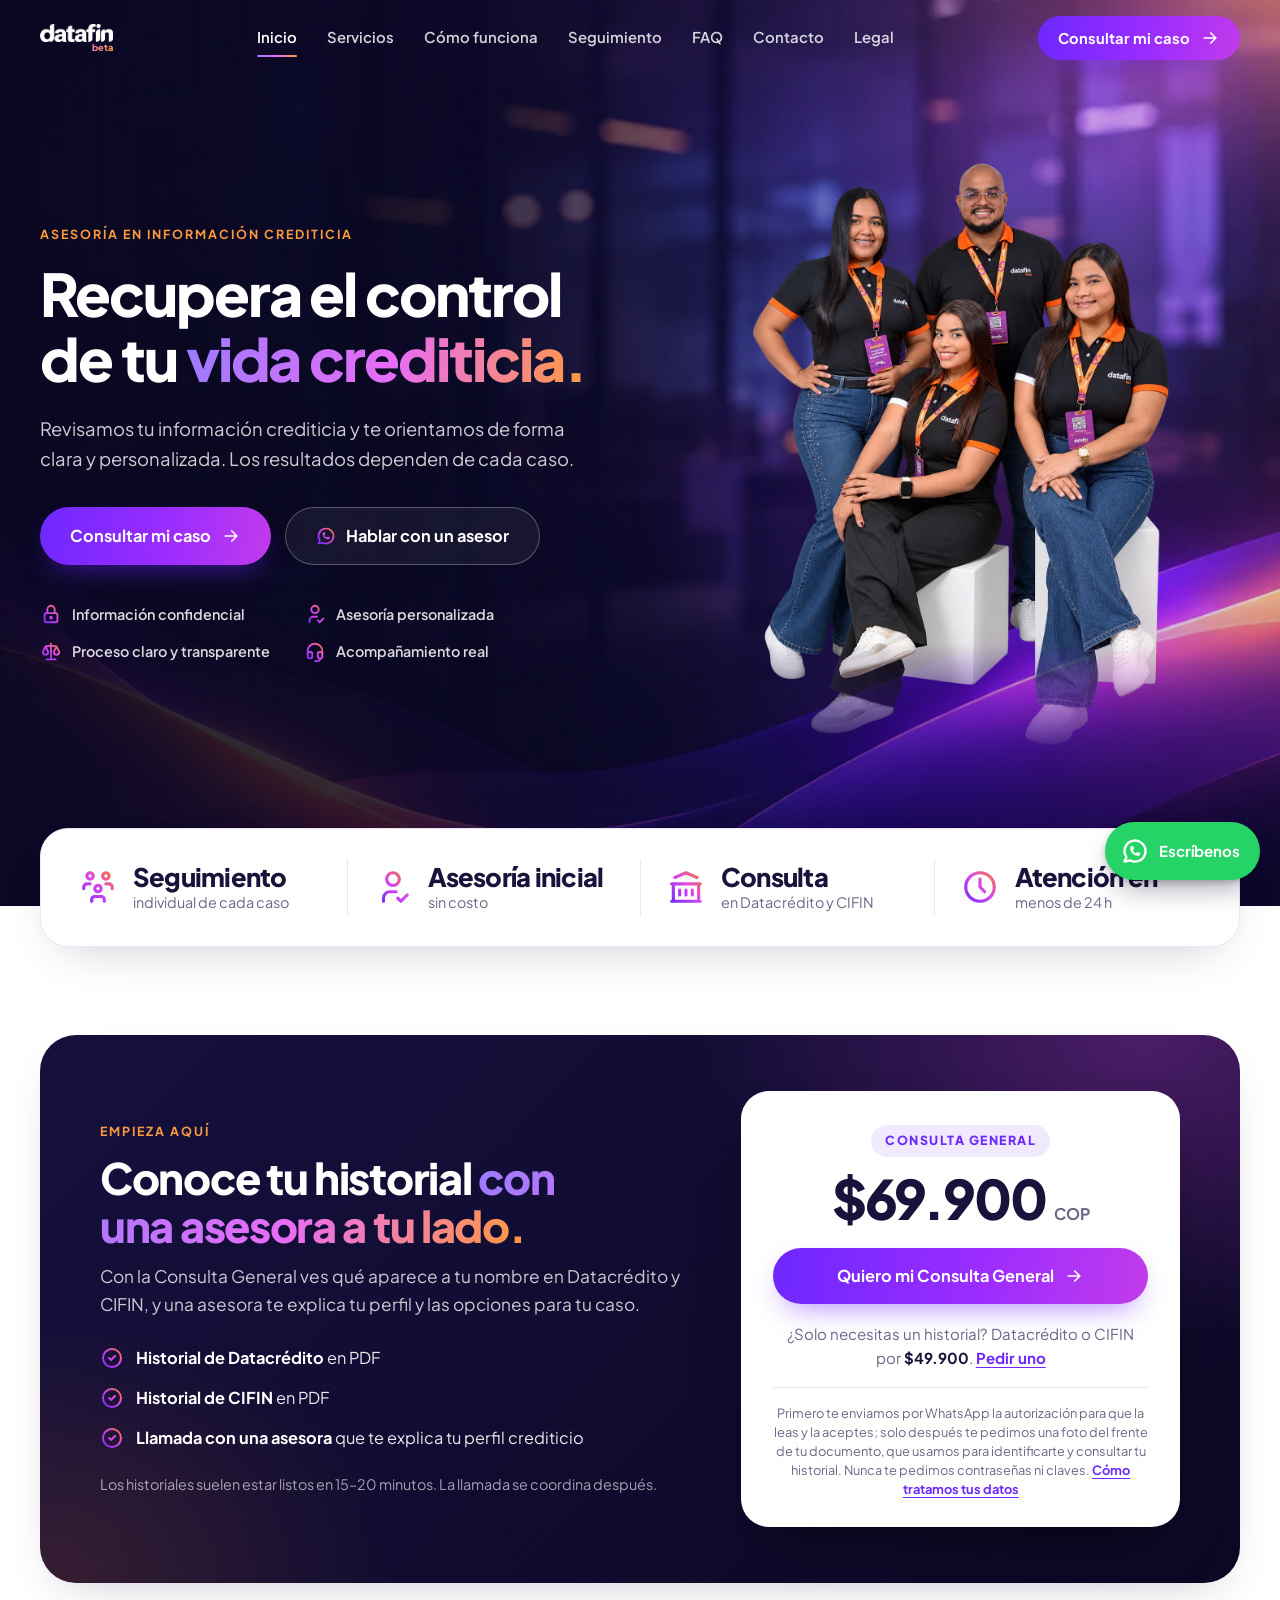
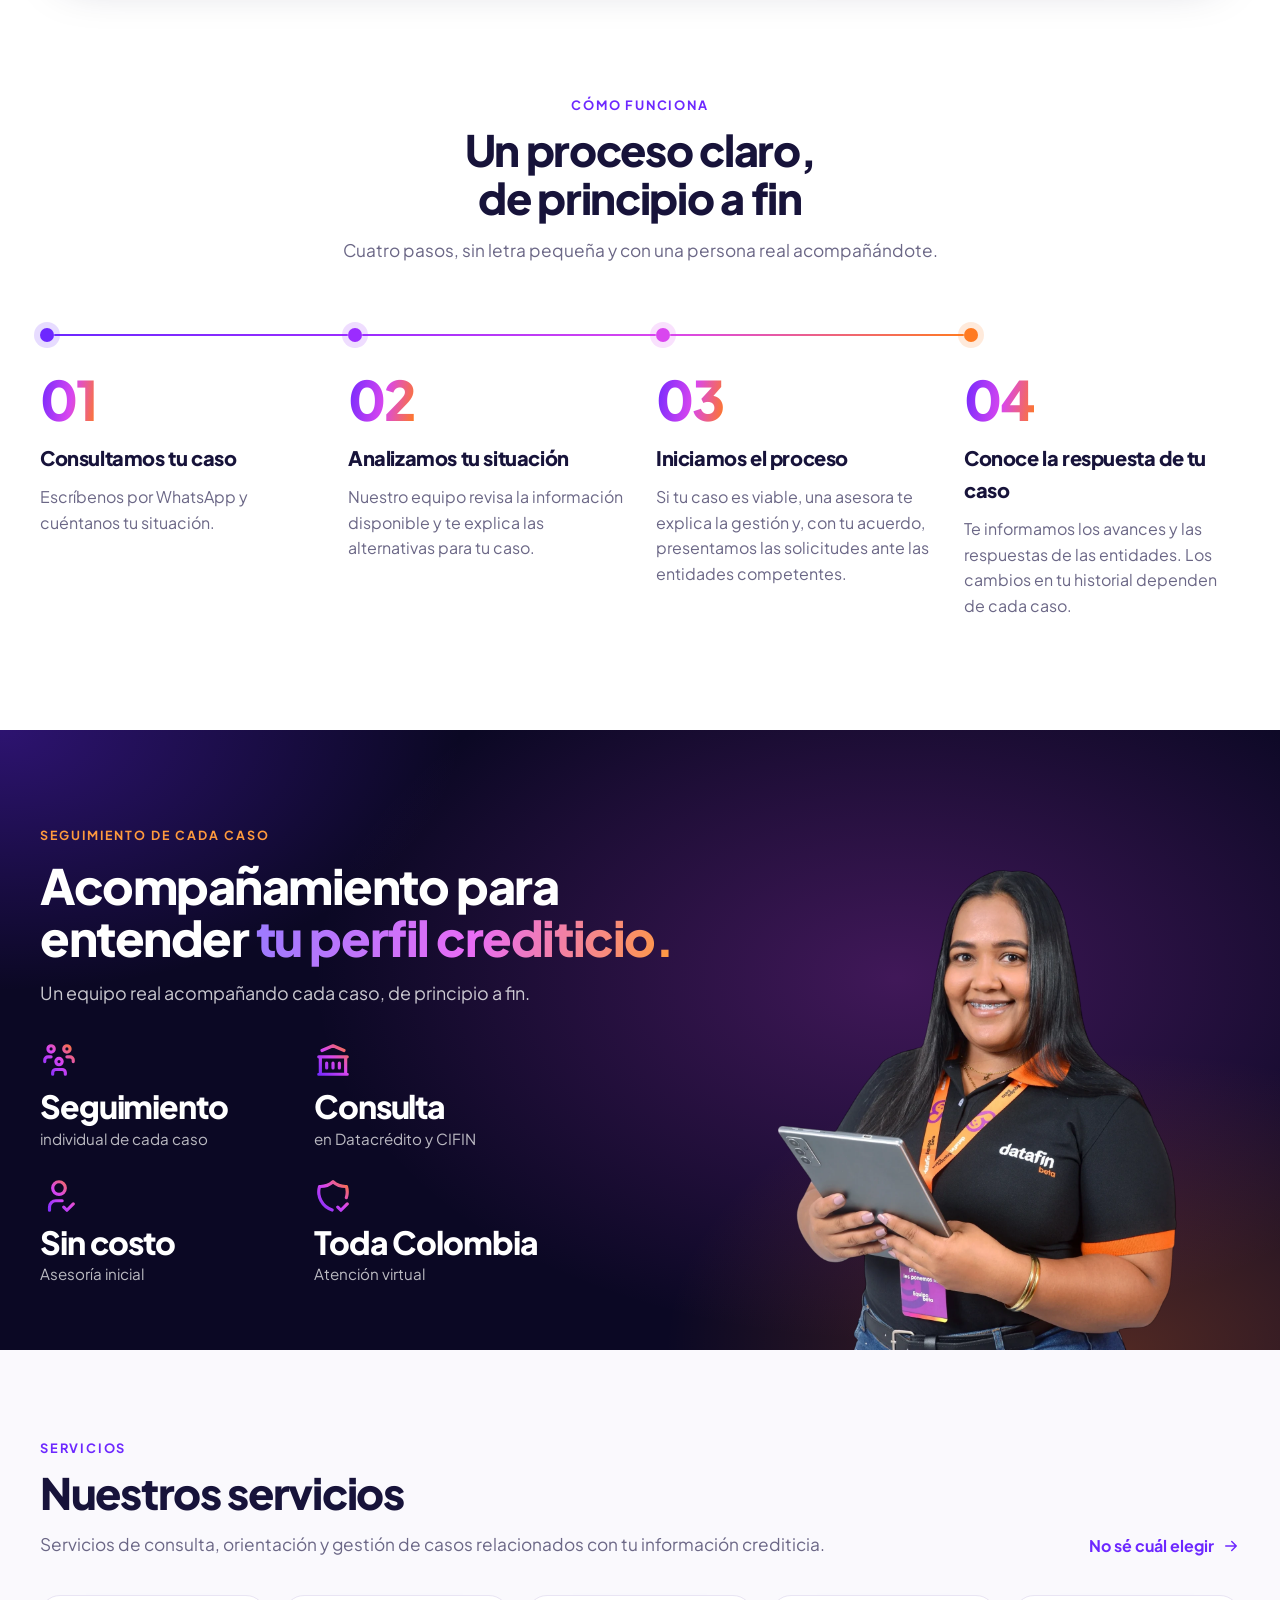
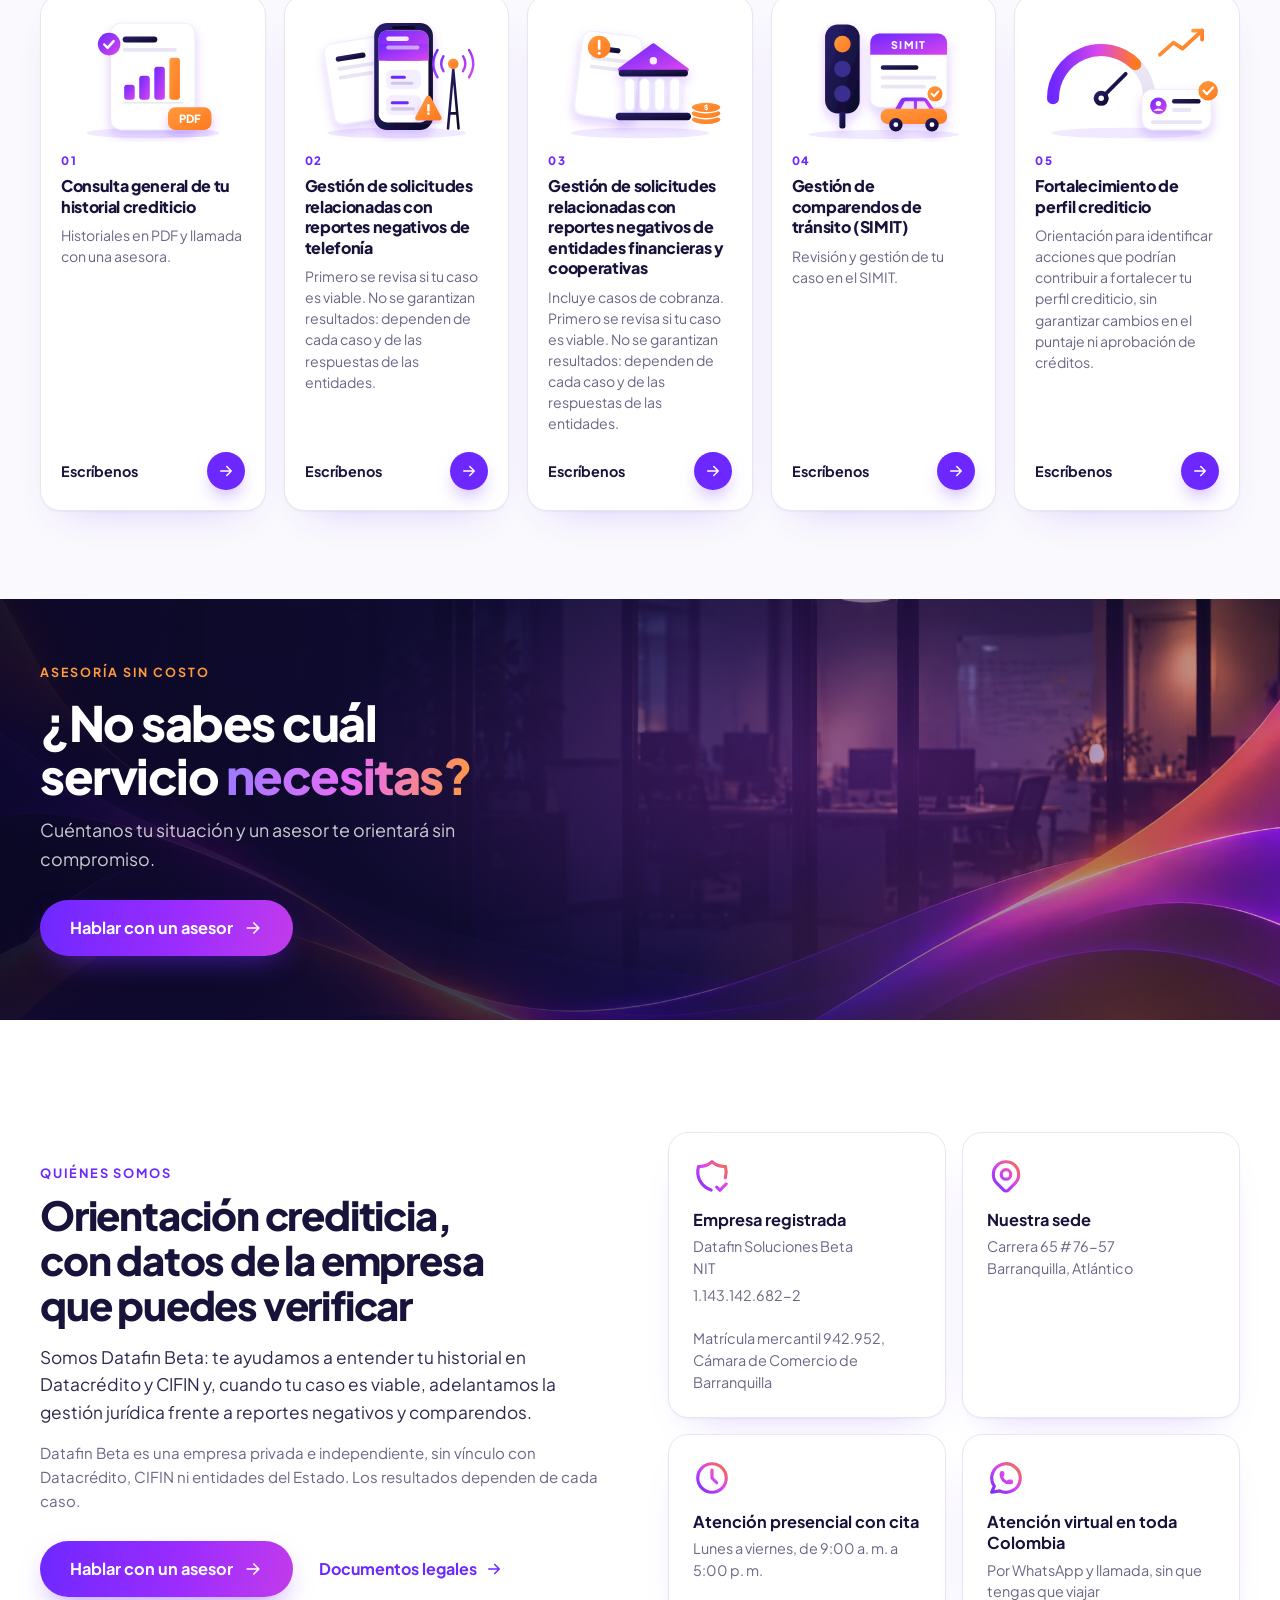
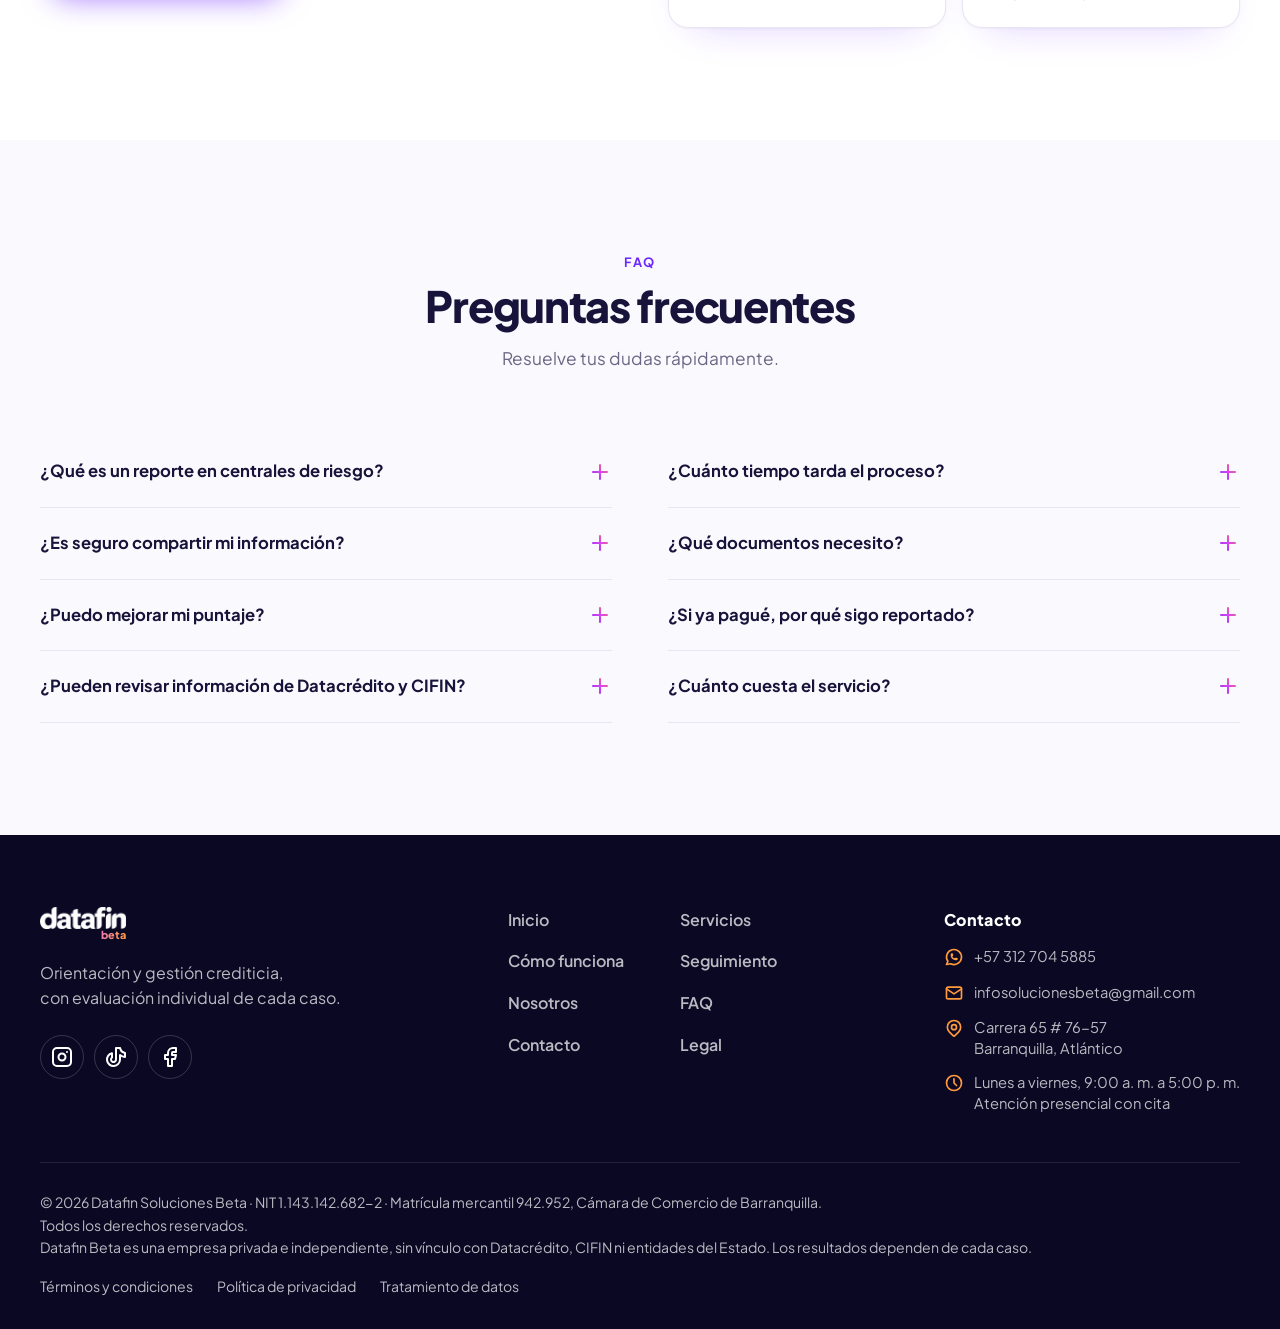
<file: index.html>
<!doctype html>
<html lang="es">
<head>
  <meta charset="utf-8">
  <meta name="viewport" content="width=device-width, initial-scale=1">
  <title>Datafin Beta — Asesoría en información crediticia</title>
  <meta name="description" content="Consulta tu historial crediticio y recibe orientación clara y personalizada sobre las opciones de tu caso. Asesoría inicial sin costo.">
  <meta name="theme-color" content="#0B0824">
  <link rel="icon" href="favicon.ico" sizes="any">
  <link rel="icon" type="image/png" sizes="32x32" href="favicon-32.png">
  <link rel="apple-touch-icon" href="apple-touch-icon.png">
  <meta property="og:title" content="Datafin Beta — Asesoría en información crediticia">
  <meta property="og:description" content="Consulta tu información crediticia y recibe orientación personalizada. Asesoría inicial sin costo.">
  <meta property="og:type" content="website">
  <meta property="og:site_name" content="Datafin Beta">
  <meta property="og:url" content="https://datafinbeta.com/">
  <meta property="og:locale" content="es_CO">
  <link rel="canonical" href="https://datafinbeta.com/">
  <script type="application/ld+json">
  {
    "@context": "https://schema.org",
    "@type": "ProfessionalService",
    "name": "Datafin Beta",
    "legalName": "DATAFIN SOLUCIONES BETA",
    "taxID": "1.143.142.682-2",
    "url": "https://datafinbeta.com/",
    "email": "infosolucionesbeta@gmail.com",
    "telephone": "+573127045885",
    "address": { "@type": "PostalAddress", "streetAddress": "Carrera 65 # 76-57", "addressLocality": "Barranquilla", "addressRegion": "Atlántico", "addressCountry": "CO" },
    "openingHoursSpecification": { "@type": "OpeningHoursSpecification", "dayOfWeek": ["Monday","Tuesday","Wednesday","Thursday","Friday"], "opens": "09:00", "closes": "17:00" },
    "sameAs": ["https://www.instagram.com/datafinbeta", "https://www.tiktok.com/@datafin.soluciones"]
  }
  </script>
  <link rel="preconnect" href="https://fonts.googleapis.com">
  <link rel="preconnect" href="https://fonts.gstatic.com" crossorigin>
  <link href="https://fonts.googleapis.com/css2?family=Plus+Jakarta+Sans:wght@400;500;600;700;800&display=swap" rel="stylesheet">
  <link rel="preload" as="image" href="assets/hero-web.webp" media="(min-width: 761px)">
  <link rel="preload" as="image" href="assets/hero-movil.webp" media="(max-width: 760px)">
  <link rel="stylesheet" href="styles.css">
  <link rel="stylesheet" href="motion.css">
  <script>document.documentElement.classList.add('js');window.__mf=setTimeout(function(){document.documentElement.classList.add('m-fallback')},3500)</script>
</head>
<body>

<!-- ============================================================
     SPRITE: gradientes, sombras e iconos Tabler (outline, stroke 2)
     El degradado se aplica directamente al stroke (clase .ico)
     ============================================================ -->
<svg width="0" height="0" style="position:absolute" aria-hidden="true" focusable="false">
  <defs>
    <linearGradient id="dfGrad" gradientUnits="userSpaceOnUse" x1="2" y1="22" x2="22" y2="2">
      <stop offset="0" stop-color="#6D28FF"/><stop offset=".52" stop-color="#D946EF"/><stop offset="1" stop-color="#FF7A21"/>
    </linearGradient>
    <linearGradient id="gP" x1="0" y1="0" x2="1" y2="1"><stop offset="0" stop-color="#6D28FF"/><stop offset="1" stop-color="#D946EF"/></linearGradient>
    <linearGradient id="gO" x1="0" y1="0" x2="1" y2="1"><stop offset="0" stop-color="#FF9A3D"/><stop offset="1" stop-color="#FF7A21"/></linearGradient>
    <linearGradient id="gN" x1="0" y1="0" x2="1" y2="1"><stop offset="0" stop-color="#2A2170"/><stop offset="1" stop-color="#0B0824"/></linearGradient>
    <linearGradient id="gAll" x1="0" y1="0" x2="1" y2="0"><stop offset="0" stop-color="#6D28FF"/><stop offset=".55" stop-color="#D946EF"/><stop offset="1" stop-color="#FF7A21"/></linearGradient>
    <filter id="sh" x="-20%" y="-20%" width="140%" height="150%"><feDropShadow dx="0" dy="8" stdDeviation="7" flood-color="#6D28FF" flood-opacity=".22"/></filter>

    <symbol id="i-users" viewBox="0 0 24 24"><path d="M10 13a2 2 0 1 0 4 0a2 2 0 0 0-4 0m-2 8v-1a2 2 0 0 1 2-2h4a2 2 0 0 1 2 2v1M15 5a2 2 0 1 0 4 0a2 2 0 0 0-4 0m2 5h2a2 2 0 0 1 2 2v1M5 5a2 2 0 1 0 4 0a2 2 0 0 0-4 0m-2 8v-1a2 2 0 0 1 2-2h2"/></symbol>
    <symbol id="i-star" viewBox="0 0 24 24"><path d="m12 17.75l-6.172 3.245l1.179-6.873l-5-4.867l6.9-1l3.086-6.253l3.086 6.253l6.9 1l-5 4.867l1.179 6.873z"/></symbol>
    <symbol id="i-chart" viewBox="0 0 24 24"><path d="M3 13a1 1 0 0 1 1-1h4a1 1 0 0 1 1 1v6a1 1 0 0 1-1 1H4a1 1 0 0 1-1-1zm12-4a1 1 0 0 1 1-1h4a1 1 0 0 1 1 1v10a1 1 0 0 1-1 1h-4a1 1 0 0 1-1-1zM9 5a1 1 0 0 1 1-1h4a1 1 0 0 1 1 1v14a1 1 0 0 1-1 1h-4a1 1 0 0 1-1-1zM4 20h14"/></symbol>
    <symbol id="i-shield" viewBox="0 0 24 24"><path d="M11.46 20.846A12 12 0 0 1 3.5 6A12 12 0 0 0 12 3a12 12 0 0 0 8.5 3a12 12 0 0 1-.09 7.06M15 19l2 2l4-4"/></symbol>
    <symbol id="i-clock" viewBox="0 0 24 24"><path d="M3 12a9 9 0 1 0 18 0a9 9 0 0 0-18 0"/><path d="M12 7v5l3 3"/></symbol>
    <symbol id="i-lock" viewBox="0 0 24 24"><path d="M5 13a2 2 0 0 1 2-2h10a2 2 0 0 1 2 2v6a2 2 0 0 1-2 2H7a2 2 0 0 1-2-2z"/><path d="M11 16a1 1 0 1 0 2 0a1 1 0 0 0-2 0m-3-5V7a4 4 0 1 1 8 0v4"/></symbol>
    <symbol id="i-usercheck" viewBox="0 0 24 24"><path d="M8 7a4 4 0 1 0 8 0a4 4 0 0 0-8 0M6 21v-2a4 4 0 0 1 4-4h4m1 4l2 2l4-4"/></symbol>
    <symbol id="i-scale" viewBox="0 0 24 24"><path d="M7 20h10M6 6l6-1l6 1m-6-3v17m-3-8L6 6l-3 6a3 3 0 0 0 6 0m12 0l-3-6l-3 6a3 3 0 0 0 6 0"/></symbol>
    <symbol id="i-whatsapp" viewBox="0 0 24 24"><path d="m3 21l1.65-3.8a9 9 0 1 1 3.4 2.9z"/><path d="M9 10a.5.5 0 0 0 1 0V9a.5.5 0 0 0-1 0za5 5 0 0 0 5 5h1a.5.5 0 0 0 0-1h-1a.5.5 0 0 0 0 1"/></symbol>
    <symbol id="i-arrow" viewBox="0 0 24 24"><path d="M5 12h14m-6 6l6-6m-6-6l6 6"/></symbol>
    <symbol id="i-plus" viewBox="0 0 24 24"><path d="M12 5v14m-7-7h14"/></symbol>
    <symbol id="i-insta" viewBox="0 0 24 24"><path d="M3 7a4 4 0 0 1 4-4h10a4 4 0 0 1 4 4v10a4 4 0 0 1-4 4H7a4 4 0 0 1-4-4z"/><path d="M8.5 12a3.5 3.5 0 1 0 7 0a3.5 3.5 0 0 0-7 0M17 7v.01"/></symbol>
    <symbol id="i-tiktok" viewBox="0 0 24 24"><path d="M21 7.917v4.034A9.95 9.95 0 0 1 16 10v4.5a6.5 6.5 0 1 1-8-6.326V12.5a2.5 2.5 0 1 0 4 2V3h4.083A6.005 6.005 0 0 0 21 7.917"/></symbol>
    <symbol id="i-youtube" viewBox="0 0 24 24"><path d="M2 8a4 4 0 0 1 4-4h12a4 4 0 0 1 4 4v8a4 4 0 0 1-4 4H6a4 4 0 0 1-4-4z"/><path d="m10 9l5 3l-5 3z"/></symbol>
    <symbol id="i-linkedin" viewBox="0 0 24 24"><path d="M8 11v5m0-8v.01M12 16v-5m4 5v-3a2 2 0 1 0-4 0"/><path d="M3 7a4 4 0 0 1 4-4h10a4 4 0 0 1 4 4v10a4 4 0 0 1-4 4H7a4 4 0 0 1-4-4z"/></symbol>
    <symbol id="i-facebook" viewBox="0 0 24 24"><path d="M7 10v4h3v7h4v-7h3l1-4h-4V8a1 1 0 0 1 1-1h3V3h-3a5 5 0 0 0-5 5v2z"/></symbol>
    <symbol id="i-mail" viewBox="0 0 24 24"><path d="M3 7a2 2 0 0 1 2-2h14a2 2 0 0 1 2 2v10a2 2 0 0 1-2 2H5a2 2 0 0 1-2-2z"/><path d="m3 7l9 6l9-6"/></symbol>
    <symbol id="i-pin" viewBox="0 0 24 24"><path d="M9 11a3 3 0 1 0 6 0a3 3 0 0 0-6 0"/><path d="M17.657 16.657l-4.243 4.243a2 2 0 0 1-2.827 0l-4.244-4.243a8 8 0 1 1 11.314 0"/></symbol>
    <symbol id="i-send" viewBox="0 0 24 24"><path d="M10 14l11-11"/><path d="M21 3l-6.5 18a.55.55 0 0 1-1 0l-3.5-7l-7-3.5a.55.55 0 0 1 0-1z"/></symbol>
    <symbol id="i-checks" viewBox="0 0 24 24"><path d="M7 12l5 5l10-10"/><path d="M2 12l5 5m5-5l5-5"/></symbol>
    <symbol id="i-menu" viewBox="0 0 24 24"><path d="M4 6h16M4 12h16M4 18h16"/></symbol>
    <symbol id="i-x" viewBox="0 0 24 24"><path d="M18 6L6 18M6 6l12 12"/></symbol>
    <symbol id="i-headset" viewBox="0 0 24 24"><path d="M4 14v-3a8 8 0 1 1 16 0v3m-2 5c0 1.657-2.686 3-6 3"/><path d="M4 14a2 2 0 0 1 2-2h1a2 2 0 0 1 2 2v3a2 2 0 0 1-2 2H6a2 2 0 0 1-2-2zm11 0a2 2 0 0 1 2-2h1a2 2 0 0 1 2 2v3a2 2 0 0 1-2 2h-1a2 2 0 0 1-2-2z"/></symbol>
    <symbol id="i-bank" viewBox="0 0 24 24"><path d="M3 21h18M3 10h18M5 6l7-3l7 3M4 10v11m16-11v11M8 14v3m4-3v3m4-3v3"/></symbol>
    <symbol id="i-check" viewBox="0 0 24 24"><path d="M3 12a9 9 0 1 0 18 0a9 9 0 1 0-18 0"/><path d="m9 12l2 2l4-4"/></symbol>
  </defs>
</svg>

<a class="skip" href="#contenido">Saltar al contenido</a>

<!-- ============================ NAVBAR ============================ -->
<header class="nav" id="nav">
  <div class="container nav__in">
    <a class="logo" href="#inicio" aria-label="Datafin Beta, inicio"><img src="assets/logo/logo-oficial-blanco.png" alt="datafin" width="720" height="183"><b>beta</b></a>
    <nav class="nav__links" id="navLinks" aria-label="Principal">
      <a href="#inicio">Inicio</a>
      <a href="#servicios">Servicios</a>
      <a href="#como-funciona">Cómo funciona</a>
      <a href="#resultados">Seguimiento</a>
      <a href="#faq">FAQ</a>
      <a href="#contacto">Contacto</a>
      <a href="legal/">Legal</a>
      <button class="btn btn--primary btn--sm nav__cta-mobile" data-open-proceso type="button">Consultar mi caso <svg class="ico ico--flat" aria-hidden="true"><use href="#i-arrow"/></svg></button>
    </nav>
    <button class="btn btn--primary btn--sm nav__cta" data-open-proceso type="button">Consultar mi caso <svg class="ico ico--flat" aria-hidden="true"><use href="#i-arrow"/></svg></button>
    <button class="nav__toggle" id="navToggle" type="button" aria-expanded="false" aria-controls="navLinks" aria-label="Abrir menú">
      <svg class="ico ico--flat" aria-hidden="true"><use href="#i-menu"/></svg>
    </button>
  </div>
</header>

<main id="contenido">

<!-- ============================== HERO ============================== -->
<section class="hero" id="inicio" data-parallax=".14" data-max="56">
  <div class="container hero__in">
    <div class="hero__copy">
      <p class="eyebrow" data-hero="eyebrow">Asesoría en información crediticia</p>
      <h1 data-hero="title"><span class="ln">Recupera el control</span> <span class="ln">de tu <span class="grad-text">vida crediticia.</span></span></h1>
      <p class="hero__lead" data-hero="lead">Revisamos tu información crediticia y te orientamos de forma clara y personalizada. Los resultados dependen de cada caso.</p>
      <div class="hero__ctas" data-hero="ctas">
        <button class="btn btn--primary btn--lg" data-open-proceso type="button">Consultar mi caso <svg class="ico ico--flat" aria-hidden="true"><use href="#i-arrow"/></svg></button>
        <a class="btn btn--ghost btn--lg" href="https://wa.me/573127045885?text=Hola%2C%20quiero%20hablar%20con%20un%20asesor%20de%20Datafin%20Beta." target="_blank" rel="noopener"><svg class="ico" aria-hidden="true"><use href="#i-whatsapp"/></svg> Hablar con un asesor</a>
      </div>
      <ul class="hero__trust" data-hero="trust">
        <li><svg class="ico" aria-hidden="true"><use href="#i-lock"/></svg>Información confidencial</li>
        <li><svg class="ico" aria-hidden="true"><use href="#i-usercheck"/></svg>Asesoría personalizada</li>
        <li><svg class="ico" aria-hidden="true"><use href="#i-scale"/></svg>Proceso claro y transparente</li>
        <li><svg class="ico" aria-hidden="true"><use href="#i-headset"/></svg>Acompañamiento real</li>
      </ul>
    </div>

    <!-- Foto del equipo: coloca assets/equipo.png (ideal PNG recortado) o .jpg/.webp -->
    <div class="hero__photo photo-slot" data-hero="photo" data-parallax=".07" data-max="40" data-photo="equipo" data-label="Foto del equipo Datafin Beta"></div>
  </div>
</section>

<!-- =========================== MÉTRICAS =========================== -->
<div class="container metrics-wrap reveal" data-after-hero>
  <ul class="metrics" data-stagger data-after-hero=".15">
    <li><svg class="ico ico--lg" aria-hidden="true"><use href="#i-users"/></svg><div><strong>Seguimiento</strong><span>individual de cada caso</span></div></li>
    <li><svg class="ico ico--lg" aria-hidden="true"><use href="#i-usercheck"/></svg><div><strong>Asesoría inicial</strong><span>sin costo</span></div></li>
    <li><svg class="ico ico--lg" aria-hidden="true"><use href="#i-bank"/></svg><div><strong>Consulta</strong><span>en Datacrédito y CIFIN</span></div></li>
    <li><svg class="ico ico--lg" aria-hidden="true"><use href="#i-clock"/></svg><div><strong>Atención en</strong><span>menos de 24 h</span></div></li>
  </ul>
</div>

<!-- ======================= CONSULTA GENERAL (PRODUCTO DE ENTRADA) ======================= -->
<section class="section section--consulta" id="consulta">
  <div class="container">
    <div class="consulta reveal" data-reveal="scale">
      <div class="consulta__copy" data-head style="--d:.1s">
        <p class="eyebrow">Empieza aquí</p>
        <h2>Conoce tu historial <span class="grad-text">con una asesora a tu lado.</span></h2>
        <p class="consulta__lead">Con la Consulta General ves qué aparece a tu nombre en Datacrédito y CIFIN, y una asesora te explica tu perfil y las opciones para tu caso.</p>
        <ul class="consulta__list" data-stagger style="--d:.45s">
          <li><svg class="ico" aria-hidden="true"><use href="#i-check"/></svg><span><strong>Historial de Datacrédito</strong> en PDF</span></li>
          <li><svg class="ico" aria-hidden="true"><use href="#i-check"/></svg><span><strong>Historial de CIFIN</strong> en PDF</span></li>
          <li><svg class="ico" aria-hidden="true"><use href="#i-check"/></svg><span><strong>Llamada con una asesora</strong> que te explica tu perfil crediticio</span></li>
        </ul>
        <p class="consulta__note">Los historiales suelen estar listos en 15–20 minutos. La llamada se coordina después.</p>
      </div>
      <div class="consulta__buy reveal" style="--d:.3s">
        <p class="consulta__tag">Consulta General</p>
        <p class="consulta__price"><strong>$69.900</strong><span>COP</span></p>
        <a class="btn btn--primary btn--lg btn--block" href="https://wa.me/573127045885?text=Hola%2C%20quiero%20hacer%20la%20Consulta%20General%20de%20mi%20historial%20crediticio." target="_blank" rel="noopener" data-track="consulta_general">Quiero mi Consulta General <svg class="ico ico--flat" aria-hidden="true"><use href="#i-arrow"/></svg></a>
        <p class="consulta__alt">¿Solo necesitas un historial? Datacrédito o CIFIN por <strong>$49.900</strong>. <a href="https://wa.me/573127045885?text=Hola%2C%20quiero%20consultar%20solo%20un%20historial%20%28Datacr%C3%A9dito%20o%20CIFIN%29." target="_blank" rel="noopener" data-track="consulta_un_historial">Pedir uno</a></p>
        <p class="consulta__req">Primero te enviamos por WhatsApp la autorización para que la leas y la aceptes; solo después te pedimos una foto del frente de tu documento, que usamos para identificarte y consultar tu historial. Nunca te pedimos contraseñas ni claves. <a href="legal/tratamiento-de-datos/" target="_blank" rel="noopener">Cómo tratamos tus datos</a></p>
      </div>
    </div>
  </div>
</section>

<!-- ========================= CÓMO FUNCIONA ========================= -->
<section class="section" id="como-funciona">
  <div class="container">
    <header class="section__head section__head--center" data-head>
      <p class="kicker">Cómo funciona</p>
      <h2>Un proceso claro, de principio a fin</h2>
      <p class="muted">Cuatro pasos, sin letra pequeña y con una persona real acompañándote.</p>
    </header>

    <ol class="steps" id="steps">
      <li class="step" style="--i:0;--c1:#6D28FF;--c2:#9B2CFF">
        <div class="step__rail"><i></i></div>
        <div class="step__body">
          <span class="step__num grad-text">01</span>
          <h3>Consultamos tu caso</h3>
          <p>Escríbenos por WhatsApp y cuéntanos tu situación.</p>
        </div>
      </li>
      <li class="step" style="--i:1;--c1:#9B2CFF;--c2:#D946EF">
        <div class="step__rail"><i></i></div>
        <div class="step__body">
          <span class="step__num grad-text">02</span>
          <h3>Analizamos tu situación</h3>
          <p>Nuestro equipo revisa la información disponible y te explica las alternativas para tu caso.</p>
        </div>
      </li>
      <li class="step" style="--i:2;--c1:#D946EF;--c2:#FF7A21">
        <div class="step__rail"><i></i></div>
        <div class="step__body">
          <span class="step__num grad-text">03</span>
          <h3>Iniciamos el proceso</h3>
          <p>Si tu caso es viable, una asesora te explica la gestión y, con tu acuerdo, presentamos las solicitudes ante las entidades competentes.</p>
        </div>
      </li>
      <li class="step" style="--i:3;--c1:#FF7A21;--c2:#FF7A21">
        <div class="step__rail"><i></i></div>
        <div class="step__body">
          <span class="step__num grad-text">04</span>
          <h3>Conoce la respuesta de tu caso</h3>
          <p>Te informamos los avances y las respuestas de las entidades. Los cambios en tu historial dependen de cada caso.</p>
        </div>
      </li>
    </ol>
  </div>
</section>

<!-- ============================ RESULTADOS ============================ -->
<section class="results" id="resultados">
  <div class="container results__in">
    <div class="results__copy" data-head>
      <p class="eyebrow">Seguimiento de cada caso</p>
      <h2>Acompañamiento para entender <span class="grad-text">tu perfil crediticio.</span></h2>
      <p class="results__lead">Un equipo real acompañando cada caso, de principio a fin.</p>

      <ul class="results__stats" data-stagger style="--d:.4s">
        <li><svg class="ico ico--lg" aria-hidden="true"><use href="#i-users"/></svg><strong>Seguimiento</strong><span>individual de cada caso</span></li>
        <li><svg class="ico ico--lg" aria-hidden="true"><use href="#i-bank"/></svg><strong>Consulta</strong><span>en Datacrédito y CIFIN</span></li>
        <li><svg class="ico ico--lg" aria-hidden="true"><use href="#i-usercheck"/></svg><strong>Sin costo</strong><span>Asesoría inicial</span></li>
        <li><svg class="ico ico--lg" aria-hidden="true"><use href="#i-shield"/></svg><strong>Toda Colombia</strong><span>Atención virtual</span></li>
      </ul>
    </div>

    <!-- Foto de la asesora: coloca assets/asesora.png (ideal PNG recortado) o .jpg/.webp -->
    <div class="results__photo photo-slot reveal" data-reveal="photo" style="--d:.15s" data-parallax="48" data-mode="rise" data-photo="asesora" data-label="Foto de la asesora con tablet"></div>
  </div>
</section>

<!-- ============================ SERVICIOS ============================ -->
<section class="section section--tint" id="servicios">
  <div class="container">
    <header class="section__head section__head--split">
      <div data-head>
        <p class="kicker">Servicios</p>
        <h2>Nuestros servicios</h2>
        <p class="muted">Servicios de consulta, orientación y gestión de casos relacionados con tu información crediticia.</p>
      </div>
      <a class="link-arrow reveal" style="--d:.35s" href="https://wa.me/573127045885?text=Hola%2C%20no%20s%C3%A9%20qu%C3%A9%20servicio%20necesito.%20%C2%BFMe%20pueden%20orientar%3F" target="_blank" rel="noopener">No sé cuál elegir <svg class="ico ico--flat" aria-hidden="true"><use href="#i-arrow"/></svg></a>
    </header>

    <div class="services" data-stagger>

      <!-- 01 Historial -->
      <a class="card" href="https://wa.me/573127045885?text=Hola%2C%20me%20interesa%20hacer%20una%20consulta%20general%20de%20mi%20historial%20crediticio." target="_blank" rel="noopener">
        <div class="card__ill">
          <svg viewBox="0 0 260 170" role="img" aria-label="Documento con gráfico de barras y sello PDF">
            <ellipse cx="130" cy="158" rx="88" ry="7" fill="#6D28FF" opacity=".10"/>
            <g filter="url(#sh)"><rect x="74" y="12" width="112" height="142" rx="14" fill="#fff" stroke="#E9E5F4"/></g>
            <rect x="90" y="30" width="46" height="8" rx="4" fill="url(#gN)"/>
            <rect x="90" y="45" width="72" height="5" rx="2.5" fill="#E9E5F4"/>
            <rect x="92" y="94" width="14" height="20" rx="4" fill="url(#gP)"/>
            <rect x="112" y="82" width="14" height="32" rx="4" fill="url(#gP)"/>
            <rect x="132" y="70" width="14" height="44" rx="4" fill="url(#gP)"/>
            <rect x="152" y="58" width="14" height="56" rx="4" fill="url(#gO)"/>
            <path d="M90 118H170" stroke="#E9E5F4" stroke-width="2" stroke-linecap="round"/>
            <g filter="url(#sh)"><rect x="150" y="124" width="58" height="30" rx="10" fill="url(#gO)"/></g>
            <text x="179" y="145" text-anchor="middle" font-family="Plus Jakarta Sans, sans-serif" font-weight="800" font-size="15" fill="#fff">PDF</text>
            <circle cx="72" cy="40" r="15" fill="url(#gP)"/>
            <path d="m65.5 40.5l4.5 4.5l8-9" fill="none" stroke="#fff" stroke-width="3.2" stroke-linecap="round" stroke-linejoin="round"/>
          </svg>
        </div>
        <span class="card__num">01</span>
        <h3>Consulta general de tu historial crediticio</h3>
        <p>Historiales en PDF y llamada con una asesora.</p>
        <span class="card__more">Escríbenos <i class="card__go"><svg class="ico ico--flat" aria-hidden="true"><use href="#i-arrow"/></svg></i></span>
      </a>

      <!-- 02 Telefonía -->
      <a class="card" style="--d:.06s" href="https://wa.me/573127045885?text=Hola%2C%20me%20interesa%20la%20gesti%C3%B3n%20de%20reportes%20negativos%20de%20telefon%C3%ADa." target="_blank" rel="noopener">
        <div class="card__ill">
          <svg viewBox="0 0 260 170" role="img" aria-label="Smartphone con reporte, antena y alerta">
            <ellipse cx="130" cy="158" rx="92" ry="7" fill="#6D28FF" opacity=".10"/>
            <g transform="rotate(-9 82 90)" filter="url(#sh)"><rect x="40" y="34" width="84" height="108" rx="12" fill="#fff" stroke="#E9E5F4"/></g>
            <g transform="rotate(-9 82 90)"><rect x="54" y="52" width="40" height="7" rx="3.5" fill="url(#gN)"/><rect x="54" y="66" width="56" height="5" rx="2.5" fill="#E9E5F4"/><rect x="54" y="78" width="46" height="5" rx="2.5" fill="#E9E5F4"/></g>
            <g filter="url(#sh)"><rect x="100" y="12" width="78" height="142" rx="17" fill="url(#gN)"/></g>
            <rect x="106" y="22" width="66" height="122" rx="11" fill="#fff"/>
            <rect x="106" y="22" width="66" height="40" rx="11" fill="url(#gP)"/>
            <rect x="106" y="40" width="66" height="22" fill="url(#gP)"/>
            <rect x="124" y="16" width="30" height="4" rx="2" fill="#0B0824"/>
            <rect x="116" y="30" width="30" height="6" rx="3" fill="#fff" opacity=".9"/>
            <rect x="116" y="42" width="44" height="5" rx="2.5" fill="#fff" opacity=".55"/>
            <rect x="116" y="74" width="46" height="26" rx="8" fill="#F3EFFF"/>
            <rect x="116" y="108" width="46" height="26" rx="8" fill="#F3EFFF"/>
            <rect x="122" y="82" width="20" height="4" rx="2" fill="#6D28FF"/><rect x="122" y="90" width="30" height="4" rx="2" fill="#CFC6EE"/>
            <rect x="122" y="116" width="24" height="4" rx="2" fill="#6D28FF"/><rect x="122" y="124" width="32" height="4" rx="2" fill="#CFC6EE"/>
            <path d="M212 152L205 74M198 152L205 74M200 132H210" fill="none" stroke="url(#gN)" stroke-width="3.4" stroke-linecap="round"/>
            <circle cx="205" cy="66" r="7" fill="url(#gO)"/>
            <path d="M192 56Q186 66 192 76M218 56Q224 66 218 76M184 48Q173 66 184 84M226 48Q237 66 226 84" fill="none" stroke="url(#gP)" stroke-width="3.2" stroke-linecap="round"/>
            <g filter="url(#sh)"><path d="M172 112L186 138H158Z" fill="url(#gO)" stroke="url(#gO)" stroke-width="7" stroke-linejoin="round"/></g>
            <path d="M172 121v7" stroke="#fff" stroke-width="3.2" stroke-linecap="round"/><circle cx="172" cy="132.4" r="1.8" fill="#fff"/>
          </svg>
        </div>
        <span class="card__num">02</span>
        <h3>Gestión de solicitudes relacionadas con reportes negativos de telefonía</h3>
        <p>Primero se revisa si tu caso es viable. No se garantizan resultados: dependen de cada caso y de las respuestas de las entidades.</p>
        <span class="card__more">Escríbenos <i class="card__go"><svg class="ico ico--flat" aria-hidden="true"><use href="#i-arrow"/></svg></i></span>
      </a>

      <!-- 03 Financieras -->
      <a class="card" style="--d:.12s" href="https://wa.me/573127045885?text=Hola%2C%20me%20interesa%20la%20gesti%C3%B3n%20de%20reportes%20negativos%20con%20financieras%20y%20cooperativas." target="_blank" rel="noopener">
        <div class="card__ill">
          <svg viewBox="0 0 260 170" role="img" aria-label="Documento, entidad financiera, alerta y monedas">
            <ellipse cx="130" cy="158" rx="92" ry="7" fill="#6D28FF" opacity=".10"/>
            <g transform="rotate(7 88 84)" filter="url(#sh)"><rect x="48" y="26" width="80" height="112" rx="12" fill="#fff" stroke="#E9E5F4"/></g>
            <g transform="rotate(7 88 84)"><rect x="62" y="44" width="38" height="7" rx="3.5" fill="url(#gN)"/><rect x="62" y="58" width="52" height="5" rx="2.5" fill="#E9E5F4"/><rect x="62" y="70" width="42" height="5" rx="2.5" fill="#E9E5F4"/></g>
            <g filter="url(#sh)">
              <path d="M104 74L148 42L192 74Z" fill="url(#gP)" stroke="url(#gP)" stroke-width="6" stroke-linejoin="round"/>
              <rect x="102" y="74" width="92" height="9" rx="4.5" fill="url(#gN)"/>
              <rect x="110" y="86" width="13" height="42" rx="6" fill="#fff" stroke="#E9E5F4"/>
              <rect x="130" y="86" width="13" height="42" rx="6" fill="#fff" stroke="#E9E5F4"/>
              <rect x="150" y="86" width="13" height="42" rx="6" fill="#fff" stroke="#E9E5F4"/>
              <rect x="170" y="86" width="13" height="42" rx="6" fill="#fff" stroke="#E9E5F4"/>
              <rect x="98" y="131" width="100" height="10" rx="5" fill="url(#gN)"/>
            </g>
            <circle cx="148" cy="62" r="5" fill="#fff" opacity=".9"/>
            <circle cx="76" cy="44" r="15" fill="url(#gO)"/>
            <path d="M76 36v10" stroke="#fff" stroke-width="3.4" stroke-linecap="round"/><circle cx="76" cy="52" r="2" fill="#fff"/>
            <g>
              <ellipse cx="218" cy="140" rx="20" ry="7" fill="url(#gO)" stroke="#fff" stroke-width="2"/>
              <ellipse cx="218" cy="132" rx="20" ry="7" fill="url(#gO)" stroke="#fff" stroke-width="2"/>
              <ellipse cx="218" cy="124" rx="20" ry="7" fill="url(#gO)" stroke="#fff" stroke-width="2"/>
              <text x="218" y="127" text-anchor="middle" font-family="Plus Jakarta Sans, sans-serif" font-weight="800" font-size="9" fill="#fff">$</text>
            </g>
          </svg>
        </div>
        <span class="card__num">03</span>
        <h3>Gestión de solicitudes relacionadas con reportes negativos de entidades financieras y cooperativas</h3>
        <p>Incluye casos de cobranza. Primero se revisa si tu caso es viable. No se garantizan resultados: dependen de cada caso y de las respuestas de las entidades.</p>
        <span class="card__more">Escríbenos <i class="card__go"><svg class="ico ico--flat" aria-hidden="true"><use href="#i-arrow"/></svg></i></span>
      </a>

      <!-- 04 SIMIT -->
      <a class="card" href="https://wa.me/573127045885?text=Hola%2C%20me%20interesa%20la%20gesti%C3%B3n%20de%20comparendos%20de%20tr%C3%A1nsito%20%28SIMIT%29." target="_blank" rel="noopener">
        <div class="card__ill">
          <svg viewBox="0 0 260 170" role="img" aria-label="Semáforo, documento SIMIT y vehículo">
            <ellipse cx="130" cy="160" rx="100" ry="6" fill="#6D28FF" opacity=".10"/>
            <g filter="url(#sh)"><rect x="52" y="14" width="46" height="118" rx="17" fill="url(#gN)"/><rect x="71" y="130" width="8" height="22" rx="3" fill="url(#gN)"/></g>
            <circle cx="75" cy="40" r="11" fill="url(#gO)"/>
            <circle cx="75" cy="73" r="11" fill="#3A2F8F"/>
            <circle cx="75" cy="106" r="11" fill="#3A2F8F"/>
            <g filter="url(#sh)"><rect x="112" y="26" width="102" height="98" rx="12" fill="#fff" stroke="#E9E5F4"/></g>
            <path d="M112 38a12 12 0 0 1 12-12h78a12 12 0 0 1 12 12v16H112z" fill="url(#gP)"/>
            <text x="163" y="46" text-anchor="middle" font-family="Plus Jakarta Sans, sans-serif" font-weight="800" font-size="14" letter-spacing="1.5" fill="#fff">SIMIT</text>
            <rect x="126" y="68" width="50" height="6" rx="3" fill="url(#gN)"/>
            <rect x="126" y="82" width="74" height="5" rx="2.5" fill="#E9E5F4"/>
            <rect x="126" y="94" width="60" height="5" rx="2.5" fill="#E9E5F4"/>
            <circle cx="198" cy="106" r="10" fill="url(#gO)"/><path d="m193.5 106l3.2 3.2l5.8-6.4" fill="none" stroke="#fff" stroke-width="2.6" stroke-linecap="round" stroke-linejoin="round"/>
            <g transform="translate(170 144)" filter="url(#sh)">
              <path d="M-26 -16l8 -14q2 -3 6 -3h24q4 0 6 3l10 14z" fill="url(#gP)"/>
              <path d="M-18 -17l6 -11h12v11zM4 -17v-11h10l7 11z" fill="#fff" opacity=".85"/>
              <rect x="-44" y="-18" width="88" height="20" rx="9" fill="url(#gO)"/>
              <circle cx="-24" cy="3" r="9" fill="url(#gN)"/><circle cx="-24" cy="3" r="3.2" fill="#fff"/>
              <circle cx="24" cy="3" r="9" fill="url(#gN)"/><circle cx="24" cy="3" r="3.2" fill="#fff"/>
            </g>
          </svg>
        </div>
        <span class="card__num">04</span>
        <h3>Gestión de comparendos de tránsito (SIMIT)</h3>
        <p>Revisión y gestión de tu caso en el SIMIT.</p>
        <span class="card__more">Escríbenos <i class="card__go"><svg class="ico ico--flat" aria-hidden="true"><use href="#i-arrow"/></svg></i></span>
      </a>

      <!-- 05 Fortalecimiento -->
      <a class="card" style="--d:.06s" href="https://wa.me/573127045885?text=Hola%2C%20me%20interesa%20el%20fortalecimiento%20de%20mi%20perfil%20crediticio." target="_blank" rel="noopener">
        <div class="card__ill">
          <svg viewBox="0 0 260 170" role="img" aria-label="Medidor de puntaje, crecimiento y perfil verificado">
            <ellipse cx="130" cy="158" rx="100" ry="7" fill="#6D28FF" opacity=".10"/>
            <path d="M32 112A64 64 0 0 1 160 112" fill="none" stroke="#E9E5F4" stroke-width="16" stroke-linecap="round"/>
            <path d="M32 112A64 64 0 0 1 141.3 66.7" fill="none" stroke="url(#gAll)" stroke-width="16" stroke-linecap="round"/>
            <path d="M96 112L128.5 79.5" stroke="url(#gN)" stroke-width="5" stroke-linecap="round"/>
            <circle cx="96" cy="112" r="10" fill="url(#gN)"/><circle cx="96" cy="112" r="3.6" fill="#fff"/>
            <path d="M174 54L192 38l12 8l26-24" fill="none" stroke="url(#gO)" stroke-width="5" stroke-linecap="round" stroke-linejoin="round"/>
            <path d="M218 22h12v12" fill="none" stroke="url(#gO)" stroke-width="5" stroke-linecap="round" stroke-linejoin="round"/>
            <g filter="url(#sh)"><rect x="150" y="100" width="92" height="54" rx="14" fill="#fff" stroke="#E9E5F4"/></g>
            <circle cx="172" cy="122" r="11" fill="url(#gP)"/>
            <circle cx="172" cy="119" r="3.6" fill="#fff"/><path d="M165.5 128.5q6.5-6 13 0" fill="#fff"/>
            <rect x="190" y="113" width="38" height="6" rx="3" fill="url(#gN)"/>
            <rect x="190" y="125" width="26" height="5" rx="2.5" fill="#E9E5F4"/>
            <rect x="162" y="141" width="68" height="5" rx="2.5" fill="#E9E5F4"/>
            <circle cx="238" cy="102" r="13" fill="url(#gO)"/>
            <path d="m232 102l4.4 4.4l8-8.8" fill="none" stroke="#fff" stroke-width="3" stroke-linecap="round" stroke-linejoin="round"/>
          </svg>
        </div>
        <span class="card__num">05</span>
        <h3>Fortalecimiento de perfil crediticio</h3>
        <p>Orientación para identificar acciones que podrían contribuir a fortalecer tu perfil crediticio, sin garantizar cambios en el puntaje ni aprobación de créditos.</p>
        <span class="card__more">Escríbenos <i class="card__go"><svg class="ico ico--flat" aria-hidden="true"><use href="#i-arrow"/></svg></i></span>
      </a>
    </div>
  </div>
</section>

<!-- ======================== BANNER DE ASESORÍA ======================== -->
<section class="section section--tight">
  <div class="container">
    <div class="advisor reveal" data-reveal="scale">
      <div class="advisor__bg" aria-hidden="true"></div>
      <div class="advisor__copy" data-head style="--d:.12s">
        <p class="eyebrow">Asesoría sin costo</p>
        <h2>¿No sabes cuál servicio <span class="grad-text">necesitas?</span></h2>
        <p class="advisor__lead">Cuéntanos tu situación y un asesor te orientará sin compromiso.</p>
        <a class="btn btn--primary btn--lg" href="https://wa.me/573127045885?text=Hola%2C%20no%20s%C3%A9%20qu%C3%A9%20servicio%20necesito.%20%C2%BFMe%20pueden%20orientar%3F" target="_blank" rel="noopener">Hablar con un asesor <svg class="ico ico--flat" aria-hidden="true"><use href="#i-arrow"/></svg></a>
      </div>
    </div>
  </div>
</section>

<!-- ============================ QUIÉNES SOMOS ============================ -->
<section class="section" id="nosotros">
  <div class="container about">
    <div class="about__copy" data-head>
      <p class="kicker">Quiénes somos</p>
      <h2>Orientación crediticia, con datos de la empresa que puedes verificar</h2>
      <p class="about__lead">Somos Datafin Beta: te ayudamos a entender tu historial en Datacrédito y CIFIN y, cuando tu caso es viable, adelantamos la gestión jurídica frente a reportes negativos y comparendos.</p>
      <p class="muted about__aviso">Datafin Beta es una empresa privada e independiente, sin vínculo con Datacrédito, CIFIN ni entidades del Estado. Los resultados dependen de cada caso.</p>
      <div class="about__cta">
        <a class="btn btn--primary btn--lg" href="https://wa.me/573127045885?text=Hola%2C%20quiero%20hablar%20con%20un%20asesor%20de%20Datafin%20Beta." target="_blank" rel="noopener" data-track="nosotros">Hablar con un asesor <svg class="ico ico--flat" aria-hidden="true"><use href="#i-arrow"/></svg></a>
        <a class="link-arrow" href="legal/">Documentos legales <svg class="ico ico--flat" aria-hidden="true"><use href="#i-arrow"/></svg></a>
      </div>
    </div>
    <ul class="about__facts" data-stagger style="--d:.15s">
      <li class="fact"><svg class="ico ico--lg" aria-hidden="true"><use href="#i-shield"/></svg><div><strong>Empresa registrada</strong><span>Datafin Soluciones Beta<br>NIT <span style="white-space:nowrap">1.143.142.682-2</span><br>Matrícula mercantil 942.952, Cámara de Comercio de Barranquilla</span></div></li>
      <li class="fact"><svg class="ico ico--lg" aria-hidden="true"><use href="#i-pin"/></svg><div><strong>Nuestra sede</strong><span>Carrera 65 # 76-57<br>Barranquilla, Atlántico</span></div></li>
      <li class="fact"><svg class="ico ico--lg" aria-hidden="true"><use href="#i-clock"/></svg><div><strong>Atención presencial con cita</strong><span>Lunes a viernes, de 9:00 a. m. a 5:00 p. m.</span></div></li>
      <li class="fact"><svg class="ico ico--lg" aria-hidden="true"><use href="#i-whatsapp"/></svg><div><strong>Atención virtual en toda Colombia</strong><span>Por WhatsApp y llamada, sin que tengas que viajar</span></div></li>
    </ul>
  </div>
</section>

<!-- ================================ FAQ ================================ -->
<section class="section section--tint" id="faq">
  <div class="container">
    <header class="section__head section__head--center" data-head>
      <p class="kicker">FAQ</p>
      <h2>Preguntas frecuentes</h2>
      <p class="muted">Resuelve tus dudas rápidamente.</p>
    </header>

    <div class="faq" data-stagger>
      <details class="qa">
        <summary>¿Qué es un reporte en centrales de riesgo?<svg class="ico" aria-hidden="true"><use href="#i-plus"/></svg></summary>
        <p>Es el registro que centrales como Datacrédito y Cifin conservan sobre tu comportamiento de pago con bancos, financieras, cooperativas y empresas de servicios. Otras entidades lo consultan para decidir si te otorgan crédito.</p>
      </details>
      <details class="qa">
        <summary>¿Cuánto tiempo tarda el proceso?<svg class="ico" aria-hidden="true"><use href="#i-plus"/></svg></summary>
        <p>Depende de cada caso: del tipo de reporte, de la entidad y de la documentación disponible. Tras analizar tu situación te damos un estimado realista, sin prometer plazos que no podamos cumplir.</p>
      </details>
      <details class="qa">
        <summary>¿Es seguro compartir mi información?<svg class="ico" aria-hidden="true"><use href="#i-plus"/></svg></summary>
        <p>Sí. Nunca te pedimos contraseñas ni claves de tu banco, de las centrales de riesgo o de tu correo. Tu información es confidencial, se usa únicamente para analizar y gestionar tu caso y se trata conforme a nuestra <a href="legal/tratamiento-de-datos/">Política de tratamiento de datos</a> y a la normativa colombiana de protección de datos personales.</p>
      </details>
      <details class="qa">
        <summary>¿Qué documentos necesito?<svg class="ico" aria-hidden="true"><use href="#i-plus"/></svg></summary>
        <p>Para empezar solo necesitas tu documento de identidad y los datos básicos que te pidamos por WhatsApp. Según tu caso, podemos pedirte soportes como paz y salvos, certificaciones o comunicaciones de la entidad.</p>
      </details>
      <details class="qa">
        <summary>¿Puedo mejorar mi puntaje?<svg class="ico" aria-hidden="true"><use href="#i-plus"/></svg></summary>
        <p>Ciertas acciones pueden contribuir a fortalecer un perfil crediticio, pero el efecto depende de cada situación y del comportamiento financiero. Te orientamos sobre las acciones que podrías evaluar. No podemos garantizar un aumento del puntaje ni la aprobación de un crédito.</p>
      </details>
      <details class="qa">
        <summary>¿Si ya pagué, por qué sigo reportado?<svg class="ico" aria-hidden="true"><use href="#i-plus"/></svg></summary>
        <p>El pago de una obligación no implica necesariamente que la información negativa desaparezca de inmediato. La permanencia y las posibilidades de corrección dependen de las circunstancias y de las normas aplicables. Revisamos la información disponible para determinar si existe una gestión viable.</p>
      </details>
      <details class="qa">
        <summary>¿Pueden revisar información de Datacrédito y CIFIN?<svg class="ico" aria-hidden="true"><use href="#i-plus"/></svg></summary>
        <p>Sí. Te orientamos sobre la información crediticia disponible y, si tu caso es viable, podemos gestionar las solicitudes correspondientes ante las entidades competentes. Datafin Beta es una empresa privada e independiente; no somos representantes ni aliados oficiales de estas centrales.</p>
      </details>
      <details class="qa">
        <summary>¿Cuánto cuesta el servicio?<svg class="ico" aria-hidden="true"><use href="#i-plus"/></svg></summary>
        <p>La asesoría inicial no tiene costo. La Consulta General cuesta $69.900 COP y la consulta de un solo historial (Datacrédito o CIFIN), $49.900 COP. Los demás servicios se cotizan según el alcance de la gestión. Te informamos el valor y las condiciones antes de iniciar.</p>
      </details>
    </div>
  </div>
</section>

</main>

<!-- ============================== FOOTER ============================== -->
<footer class="footer" id="contacto">
  <div class="container">
    <div class="footer__top" data-stagger>
      <div class="footer__brand">
        <a class="logo" href="#inicio" aria-label="Datafin Beta, inicio"><img src="assets/logo/logo-oficial-blanco.png" alt="datafin" width="720" height="183"><b>beta</b></a>
        <p>Orientación y gestión crediticia,<br>con evaluación individual de cada caso.</p>
        <ul class="social" aria-label="Redes sociales">
          <li><a href="https://www.instagram.com/datafinbeta" target="_blank" rel="noopener" aria-label="Instagram @datafinbeta"><svg class="ico ico--flat" aria-hidden="true"><use href="#i-insta"/></svg></a></li>
          <li><a href="https://www.tiktok.com/@datafin.soluciones" target="_blank" rel="noopener" aria-label="TikTok @datafin.soluciones"><svg class="ico ico--flat" aria-hidden="true"><use href="#i-tiktok"/></svg></a></li>
          <li><a href="https://www.facebook.com/p/Soluciones-beta-datafin-100094319705260/" target="_blank" rel="noopener" aria-label="Facebook Soluciones beta datafin"><svg class="ico ico--flat" aria-hidden="true"><use href="#i-facebook"/></svg></a></li>
        </ul>
      </div>
      <nav class="footer__nav" aria-label="Pie de página">
        <a href="#inicio">Inicio</a>
        <a href="#servicios">Servicios</a>
        <a href="#como-funciona">Cómo funciona</a>
        <a href="#resultados">Seguimiento</a>
        <a href="#nosotros">Nosotros</a>
        <a href="#faq">FAQ</a>
        <a href="https://wa.me/573127045885?text=Hola%2C%20quiero%20contactar%20al%20equipo%20de%20Datafin%20Beta." target="_blank" rel="noopener">Contacto</a>
        <a href="legal/">Legal</a>
      </nav>
      <address class="footer__contact">
        <p class="footer__h">Contacto</p>
        <ul>
          <li><svg class="ico ico--flat" aria-hidden="true"><use href="#i-whatsapp"/></svg><a href="https://wa.me/573127045885?text=Hola%2C%20quiero%20consultar%20mi%20caso%20en%20Datafin%20Beta." target="_blank" rel="noopener">+57 312 704 5885</a></li>
          <li><svg class="ico ico--flat" aria-hidden="true"><use href="#i-mail"/></svg><a href="mailto:infosolucionesbeta@gmail.com">infosolucionesbeta@gmail.com</a></li>
          <li><svg class="ico ico--flat" aria-hidden="true"><use href="#i-pin"/></svg><span>Carrera 65 # 76-57<br>Barranquilla, Atlántico</span></li>
          <li><svg class="ico ico--flat" aria-hidden="true"><use href="#i-clock"/></svg><span>Lunes a viernes, 9:00 a. m. a 5:00 p. m.<br>Atención presencial con cita</span></li>
        </ul>
      </address>
    </div>
    <div class="footer__bottom">
      <p>© 2026 Datafin Soluciones Beta · NIT 1.143.142.682-2 · Matrícula mercantil 942.952, Cámara de Comercio de Barranquilla.<br>Todos los derechos reservados.<br>Datafin Beta es una empresa privada e independiente, sin vínculo con Datacrédito, CIFIN ni entidades del Estado. Los resultados dependen de cada caso.</p>
      <ul>
        <li><a href="legal/terminos-y-condiciones/">Términos y condiciones</a></li>
        <li><a href="legal/politica-de-privacidad/">Política de privacidad</a></li>
        <li><a href="legal/tratamiento-de-datos/">Tratamiento de datos</a></li>
        <li><button type="button" class="footer__link" data-cookie-prefs hidden>Preferencias de cookies</button></li>
      </ul>
    </div>
  </div>
</footer>

<!-- ======================= BOTÓN FLOTANTE DE WHATSAPP ======================= -->
<!-- ======================= CHAT FLOTANTE (WHATSAPP) ======================= -->
<div class="wa-chat" id="waChat">
  <section class="wa-chat__panel" id="waPanel" role="dialog" aria-labelledby="waTitle" aria-modal="false" hidden>
    <header class="wa-chat__head">
      <span class="wa-chat__avatar" aria-hidden="true">D</span>
      <div class="wa-chat__who">
        <strong id="waTitle">Datafin Beta</strong>
        <span>Asesoría por WhatsApp</span>
      </div>
      <button class="wa-chat__close" id="waClose" type="button" aria-label="Cerrar chat"><svg class="ico ico--flat" aria-hidden="true"><use href="#i-x"/></svg></button>
    </header>
    <div class="wa-chat__body" id="waLog" role="log" aria-live="polite">
      <div class="wa-msg wa-msg--in wa-intro" style="--i:0"><p>¡Hola! 👋 Escribe aquí tu pregunta y la enviaremos a un asesor de Datafin Beta por WhatsApp.</p><time></time></div>
      <div class="wa-msg wa-msg--in wa-intro" style="--i:1"><p>Solo tendrás que pulsar <strong>Enviar</strong> en WhatsApp para que nos llegue.</p><time></time></div>
      <div class="wa-chips wa-intro" style="--i:2" aria-label="Preguntas frecuentes">
        <button type="button" data-q="Hola, quiero asesoría para mi caso.">Quiero asesoría</button>
        <button type="button" data-q="Hola, ¿qué servicios ofrecen?">¿Qué servicios ofrecen?</button>
        <button type="button" data-q="Hola, ¿cuánto cuesta la consulta?">¿Cuánto cuesta la consulta?</button>
      </div>
    </div>
    <form class="wa-chat__form" id="waForm" novalidate>
      <label class="sr-only" for="waText">Escribe tu pregunta</label>
      <textarea id="waText" name="pregunta" rows="1" maxlength="600" placeholder="Escribe tu pregunta…" autocomplete="off"></textarea>
      <button class="wa-chat__send" id="waSend" type="submit" aria-label="Enviar por WhatsApp" disabled><svg class="ico ico--flat" aria-hidden="true"><use href="#i-send"/></svg></button>
    </form>
    <p class="wa-chat__note">Se abrirá WhatsApp con tu mensaje listo. <a href="legal/tratamiento-de-datos/" target="_blank" rel="noopener">Cómo tratamos tus datos</a>.</p>
  </section>
  <button class="wa-float" id="waToggle" type="button" aria-expanded="false" aria-controls="waPanel" aria-label="Abrir chat de WhatsApp">
    <svg class="ico ico--flat wa-float__ico" aria-hidden="true"><use href="#i-whatsapp"/></svg>
    <svg class="ico ico--flat wa-float__x" aria-hidden="true"><use href="#i-x"/></svg>
    <span class="wa-float__label">Escríbenos</span>
  </button>
</div>

<!-- ======================= CONSULTAR MI CASO (ESTADO DEL PROCESO) ======================= -->
<dialog class="modal" id="caseDialog" aria-labelledby="caseTitle">
  <form method="dialog" class="modal__close-form"><button class="modal__close" aria-label="Cerrar"><svg class="ico ico--flat" aria-hidden="true"><use href="#i-x"/></svg></button></form>
  <div class="modal__body" id="caseFormWrap">
    <p class="kicker">Estado de tu proceso</p>
    <h2 id="caseTitle">Consultar mi caso</h2>
    <p class="muted">Ingresa tu número de proceso y tu código de seguridad para ver cómo va tu caso.</p>
    <form id="caseForm" novalidate autocomplete="off">
      <label>Número de proceso
        <input name="proceso" type="text" autocapitalize="characters" autocomplete="off" spellcheck="false" placeholder="DF-2026-00000" maxlength="16" required>
      </label>
      <label>Código de seguridad
        <span class="field-code">
          <input name="codigo" type="password" autocapitalize="characters" autocomplete="one-time-code" spellcheck="false" placeholder="6 caracteres" maxlength="6" required>
          <button type="button" class="field-code__toggle" id="codeToggle" aria-pressed="false">Mostrar</button>
        </span>
      </label>
      <p class="modal__help">Te enviamos tu número de proceso y tu código por WhatsApp cuando iniciamos tu gestión.</p>
      <p class="form-error" id="caseError" role="alert" hidden></p>
      <p class="modal__wait" id="caseWait" role="status" hidden>Consultando… puede tardar unos segundos.</p>
      <button class="btn btn--primary btn--lg btn--block" id="caseSubmit" type="submit"><span>Consultar mi caso</span> <svg class="ico ico--flat" aria-hidden="true"><use href="#i-arrow"/></svg></button>
    </form>
    <p class="modal__foot">¿Aún no tienes un proceso o no encuentras tu código? <a href="https://wa.me/573127045885?text=Hola%2C%20necesito%20ayuda%20para%20consultar%20mi%20proceso." target="_blank" rel="noopener">Escríbenos por WhatsApp</a>.</p>
    <p class="modal__legal">Usamos estos datos solo para mostrarte el estado de tu proceso. <a href="legal/tratamiento-de-datos/" target="_blank" rel="noopener">Tratamiento de datos</a>.</p>
  </div>
  <div class="modal__body modal__body--result" id="caseResult" hidden aria-live="polite"></div>
</dialog>

<script>
  /* Medición opcional. Pega aquí los IDs cuando existan; vacío = no se carga nada ni se muestra el aviso de cookies.
     meta: ID del Píxel de Meta · tiktok: ID del Píxel de TikTok · ga4: ID de medición de Google Analytics (G-XXXXXXXXXX) */
  window.DATAFIN_TRACKING = { meta: '', tiktok: '', ga4: '' };
  /* Consulta de proceso: URL del servicio (Google Apps Script) que responde con el estado del proceso (ver backend/README.md).
     No cambiarla sin avisar a quien administra la hoja. Vacío = la consulta muestra "en preparación" y solo funciona con el ejemplo. */
  window.DATAFIN_PROCESO_API = 'https://script.google.com/macros/s/AKfycbzhYu4X4HPY7tSy6Bfo5ZWJESfD5po2ajgLDg5I0cLS1vGSTLRr2ZFI1x9-vM1FNbYp/exec';
</script>
<script src="tracking.js"></script>
<script src="main.js"></script>
<script src="motion.js"></script>
</body>
</html>
</file>
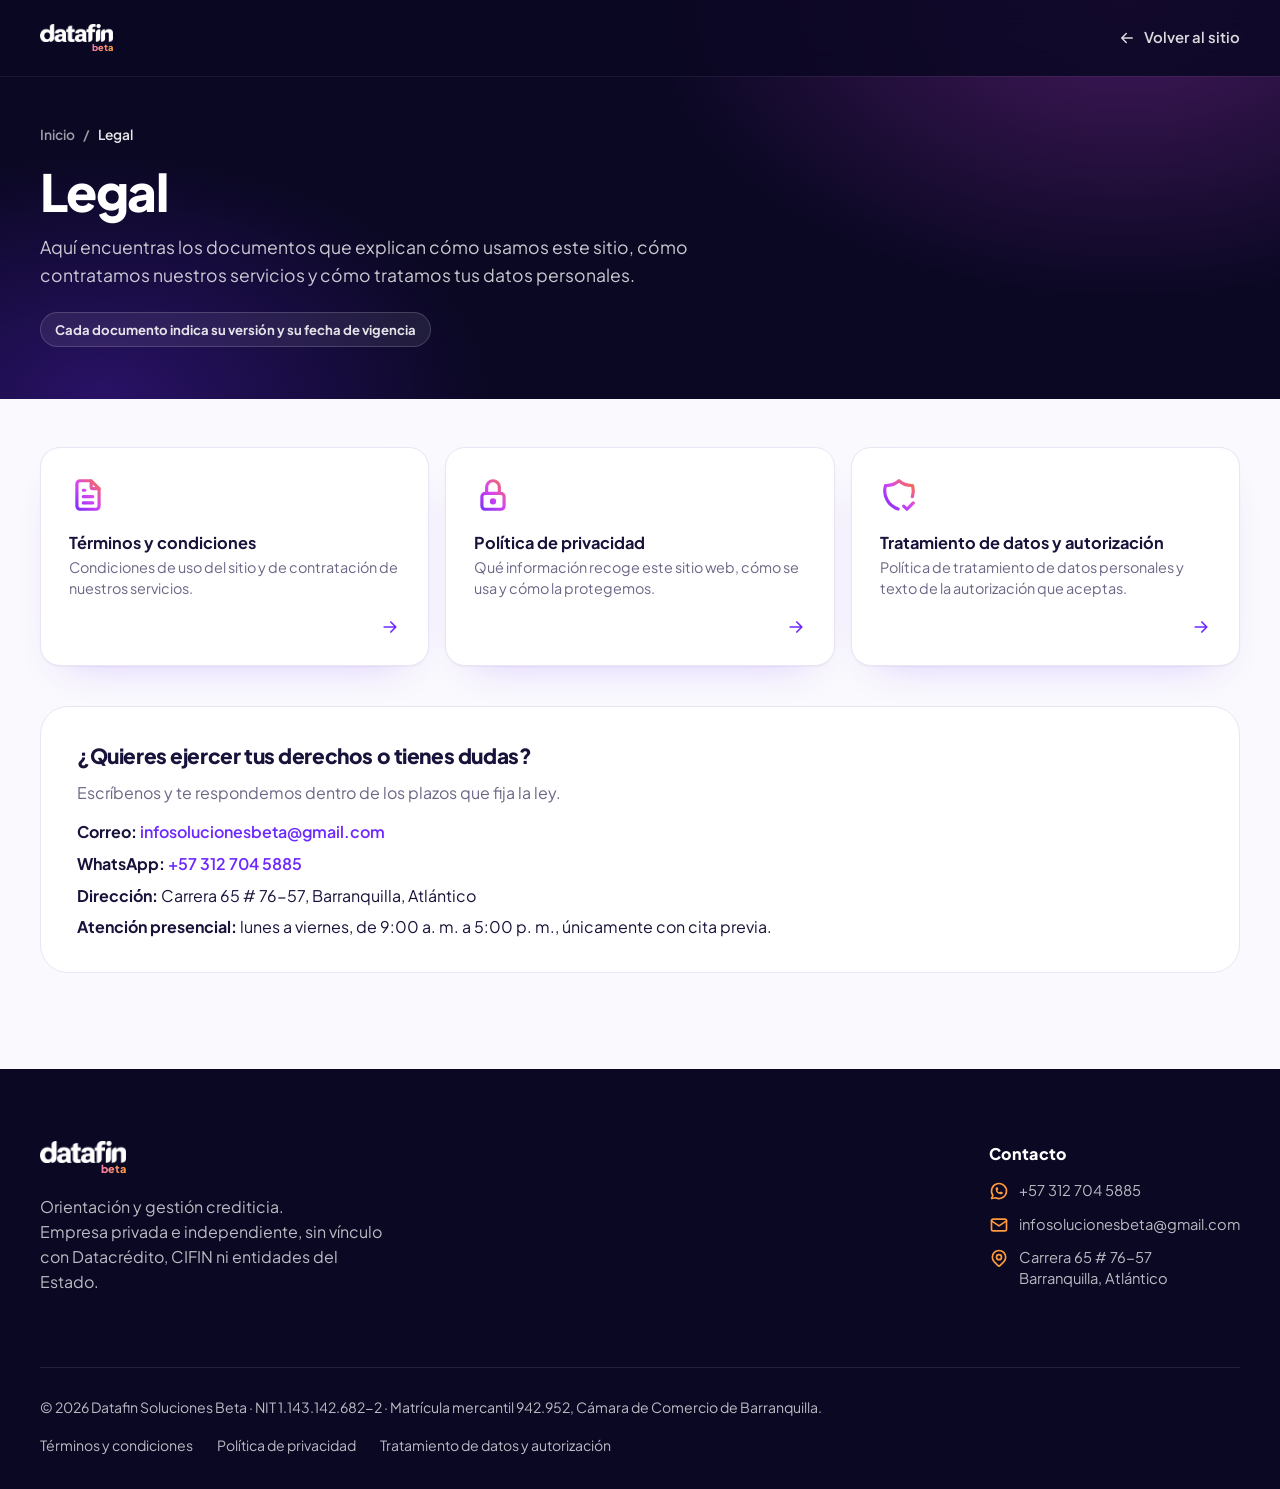
<file: legal/index.html>
<!doctype html>
<html lang="es">
<head>
  <meta charset="utf-8">
  <meta name="viewport" content="width=device-width, initial-scale=1">
  <title>Legal — Datafin Beta</title>
  <meta name="description" content="Documentos legales de Datafin Beta: términos y condiciones, política de privacidad y tratamiento de datos.">
  <meta name="theme-color" content="#0B0824">
  <meta property="og:title" content="Legal — Datafin Beta">
  <meta property="og:description" content="Documentos legales de Datafin Beta: términos y condiciones, política de privacidad y tratamiento de datos.">
  <meta property="og:type" content="website">
  <meta property="og:site_name" content="Datafin Beta">
  <meta property="og:url" content="https://datafinbeta.com/legal/">
  <meta property="og:locale" content="es_CO">
  <link rel="canonical" href="https://datafinbeta.com/legal/">
  <link rel="preconnect" href="https://fonts.googleapis.com">
  <link rel="preconnect" href="https://fonts.gstatic.com" crossorigin>
  <link href="https://fonts.googleapis.com/css2?family=Plus+Jakarta+Sans:wght@400;500;600;700;800&display=swap" rel="stylesheet">
  <link rel="icon" href="../favicon.ico" sizes="any">
  <link rel="icon" type="image/png" sizes="32x32" href="../favicon-32.png">
  <link rel="apple-touch-icon" href="../apple-touch-icon.png">
  <link rel="stylesheet" href="../styles.css">
</head>
<body class="legal-body">
<svg width="0" height="0" style="position:absolute" aria-hidden="true" focusable="false">
  <defs>
    <linearGradient id="dfGrad" gradientUnits="userSpaceOnUse" x1="2" y1="22" x2="22" y2="2">
      <stop offset="0" stop-color="#6D28FF"/><stop offset=".52" stop-color="#D946EF"/><stop offset="1" stop-color="#FF7A21"/>
    </linearGradient>
    <symbol id="i-doc" viewBox="0 0 24 24"><path d="M14 3v4a1 1 0 0 0 1 1h4"/><path d="M17 21H7a2 2 0 0 1-2-2V5a2 2 0 0 1 2-2h7l5 5v11a2 2 0 0 1-2 2z"/><path d="M9 9h1m-1 4h6m-6 4h6"/></symbol>
    <symbol id="i-lock" viewBox="0 0 24 24"><path d="M5 13a2 2 0 0 1 2-2h10a2 2 0 0 1 2 2v6a2 2 0 0 1-2 2H7a2 2 0 0 1-2-2z"/><path d="M11 16a1 1 0 1 0 2 0a1 1 0 0 0-2 0m-3-5V7a4 4 0 1 1 8 0v4"/></symbol>
    <symbol id="i-shield" viewBox="0 0 24 24"><path d="M11.46 20.846A12 12 0 0 1 3.5 6A12 12 0 0 0 12 3a12 12 0 0 0 8.5 3a12 12 0 0 1-.09 7.06M15 19l2 2l4-4"/></symbol>
    <symbol id="i-arrow" viewBox="0 0 24 24"><path d="M5 12h14m-6 6l6-6m-6-6l6 6"/></symbol>
    <symbol id="i-back" viewBox="0 0 24 24"><path d="M5 12h14M5 12l6 6m-6-6l6-6"/></symbol>
    <symbol id="i-print" viewBox="0 0 24 24"><path d="M17 17h2a2 2 0 0 0 2-2v-4a2 2 0 0 0-2-2H5a2 2 0 0 0-2 2v4a2 2 0 0 0 2 2h2"/><path d="M17 9V5a2 2 0 0 0-2-2H9a2 2 0 0 0-2 2v4"/><path d="M7 15a2 2 0 0 1 2-2h6a2 2 0 0 1 2 2v4a2 2 0 0 1-2 2H9a2 2 0 0 1-2-2z"/></symbol>
    <symbol id="i-whatsapp" viewBox="0 0 24 24"><path d="m3 21l1.65-3.8a9 9 0 1 1 3.4 2.9z"/><path d="M9 10a.5.5 0 0 0 1 0V9a.5.5 0 0 0-1 0za5 5 0 0 0 5 5h1a.5.5 0 0 0 0-1h-1a.5.5 0 0 0 0 1"/></symbol>
    <symbol id="i-mail" viewBox="0 0 24 24"><path d="M3 7a2 2 0 0 1 2-2h14a2 2 0 0 1 2 2v10a2 2 0 0 1-2 2H5a2 2 0 0 1-2-2z"/><path d="m3 7l9 6l9-6"/></symbol>
    <symbol id="i-pin" viewBox="0 0 24 24"><path d="M9 11a3 3 0 1 0 6 0a3 3 0 0 0-6 0"/><path d="M17.657 16.657l-4.243 4.243a2 2 0 0 1-2.827 0l-4.244-4.243a8 8 0 1 1 11.314 0"/></symbol>
    <symbol id="i-clock" viewBox="0 0 24 24"><path d="M3 12a9 9 0 1 0 18 0a9 9 0 0 0-18 0"/><path d="M12 7v5l3 3"/></symbol>
  </defs>
</svg>
<a class="skip" href="#contenido">Saltar al contenido</a>
<header class="nav scrolled legal-nav" id="nav">
  <div class="container nav__in">
    <a class="logo" href="../" aria-label="Datafin Beta, inicio"><img src="../assets/logo/logo-oficial-blanco.png" alt="datafin" width="720" height="183"><b>beta</b></a>
    <a class="legal-nav__back" href="../"><svg class="ico ico--flat" aria-hidden="true"><use href="#i-back"/></svg> Volver al sitio</a>
  </div>
</header>
<main id="contenido">
  <div class="legal-top">
    <div class="container">
      <nav class="legal-crumbs" aria-label="Ruta"><a href="../">Inicio</a><span aria-hidden="true">/</span><span aria-current="page">Legal</span></nav>
      <h1>Legal</h1>
      <p class="legal-lead">Aquí encuentras los documentos que explican cómo usamos este sitio, cómo contratamos nuestros servicios y cómo tratamos tus datos personales.</p>
      <ul class="legal-meta"><li>Cada documento indica su versión y su fecha de vigencia</li></ul>
    </div>
  </div>
  <div class="container legal-hub">
    <div class="legal-cards legal-cards--hub"><a class="legal-card legal-card--big" href="../legal/terminos-y-condiciones/"><svg class="ico ico--lg" aria-hidden="true"><use href="#i-doc"/></svg><div><strong>Términos y condiciones</strong><span>Condiciones de uso del sitio y de contratación de nuestros servicios.</span></div><svg class="ico ico--flat legal-card__go" aria-hidden="true"><use href="#i-arrow"/></svg></a><a class="legal-card legal-card--big" href="../legal/politica-de-privacidad/"><svg class="ico ico--lg" aria-hidden="true"><use href="#i-lock"/></svg><div><strong>Política de privacidad</strong><span>Qué información recoge este sitio web, cómo se usa y cómo la protegemos.</span></div><svg class="ico ico--flat legal-card__go" aria-hidden="true"><use href="#i-arrow"/></svg></a><a class="legal-card legal-card--big" href="../legal/tratamiento-de-datos/"><svg class="ico ico--lg" aria-hidden="true"><use href="#i-shield"/></svg><div><strong>Tratamiento de datos y autorización</strong><span>Política de tratamiento de datos personales y texto de la autorización que aceptas.</span></div><svg class="ico ico--flat legal-card__go" aria-hidden="true"><use href="#i-arrow"/></svg></a></div>
    <div class="legal-contact">
      <h2>¿Quieres ejercer tus derechos o tienes dudas?</h2>
      <p>Escríbenos y te respondemos dentro de los plazos que fija la ley.</p>
      <ul><li><strong>Correo:</strong> <a href="mailto:infosolucionesbeta@gmail.com">infosolucionesbeta@gmail.com</a></li><li><strong>WhatsApp:</strong> <a href="https://wa.me/573127045885" target="_blank" rel="noopener">+57 312 704 5885</a></li><li><strong>Dirección:</strong> Carrera 65 # 76-57, Barranquilla, Atlántico</li><li><strong>Atención presencial:</strong> lunes a viernes, de 9:00 a. m. a 5:00 p. m., únicamente con cita previa.</li></ul>
    </div>
  </div>
</main>
<footer class="footer legal-footer">
  <div class="container">
    <div class="footer__top">
      <div class="footer__brand">
        <a class="logo" href="../" aria-label="Datafin Beta, inicio"><img src="../assets/logo/logo-oficial-blanco.png" alt="datafin" width="720" height="183"><b>beta</b></a>
        <p>Orientación y gestión crediticia.<br>Empresa privada e independiente, sin vínculo con Datacrédito, CIFIN ni entidades del Estado.</p>
      </div>
      <address class="footer__contact">
        <p class="footer__h">Contacto</p>
        <ul>
          <li><svg class="ico ico--flat" aria-hidden="true"><use href="#i-whatsapp"/></svg><a href="https://wa.me/573127045885" target="_blank" rel="noopener">+57 312 704 5885</a></li>
          <li><svg class="ico ico--flat" aria-hidden="true"><use href="#i-mail"/></svg><a href="mailto:infosolucionesbeta@gmail.com">infosolucionesbeta@gmail.com</a></li>
          <li><svg class="ico ico--flat" aria-hidden="true"><use href="#i-pin"/></svg><span>Carrera 65 # 76-57<br>Barranquilla, Atlántico</span></li>
        </ul>
      </address>
    </div>
    <div class="footer__bottom">
      <p>© 2026 Datafin Soluciones Beta · NIT 1.143.142.682-2 · Matrícula mercantil 942.952, Cámara de Comercio de Barranquilla.</p>
      <ul><li><a href="../legal/terminos-y-condiciones/">Términos y condiciones</a></li><li><a href="../legal/politica-de-privacidad/">Política de privacidad</a></li><li><a href="../legal/tratamiento-de-datos/">Tratamiento de datos y autorización</a></li></ul>
    </div>
  </div>
</footer>
<script src="legal.js"></script>
</body>
</html>
</file>
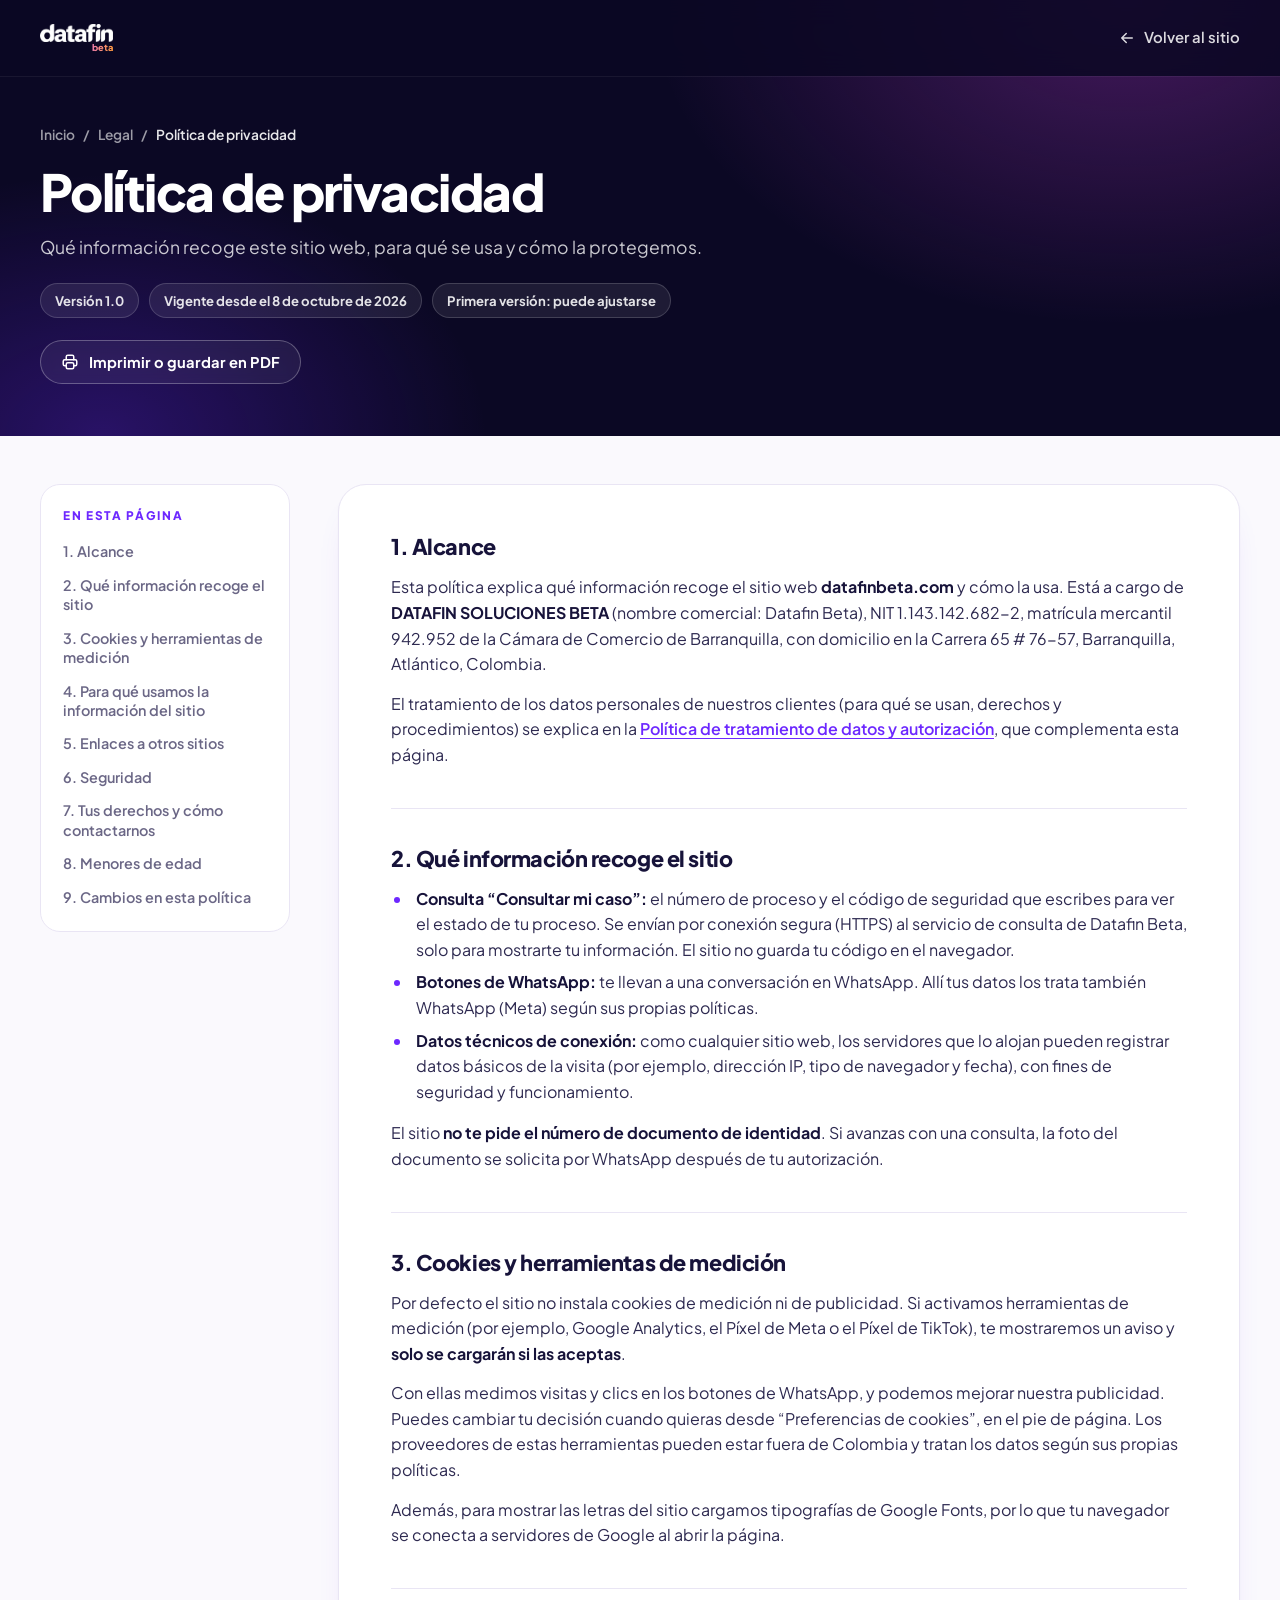
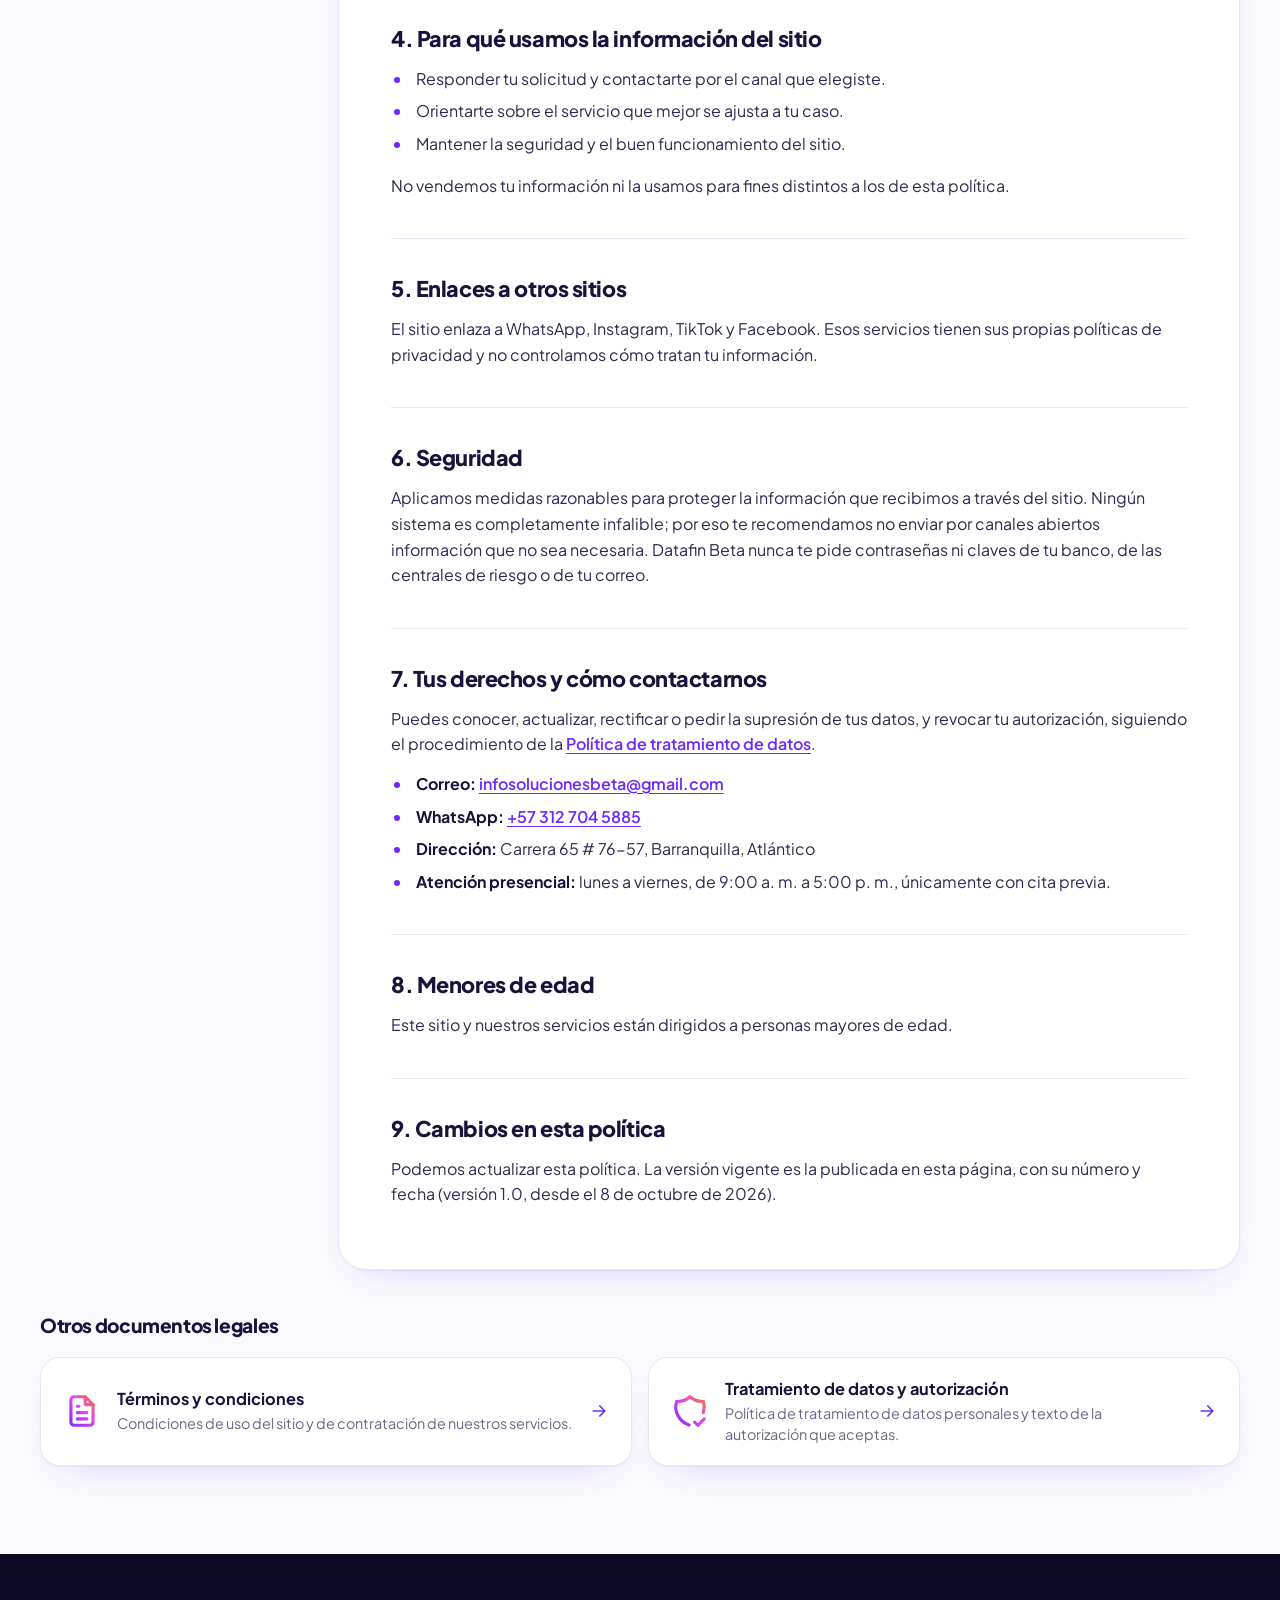
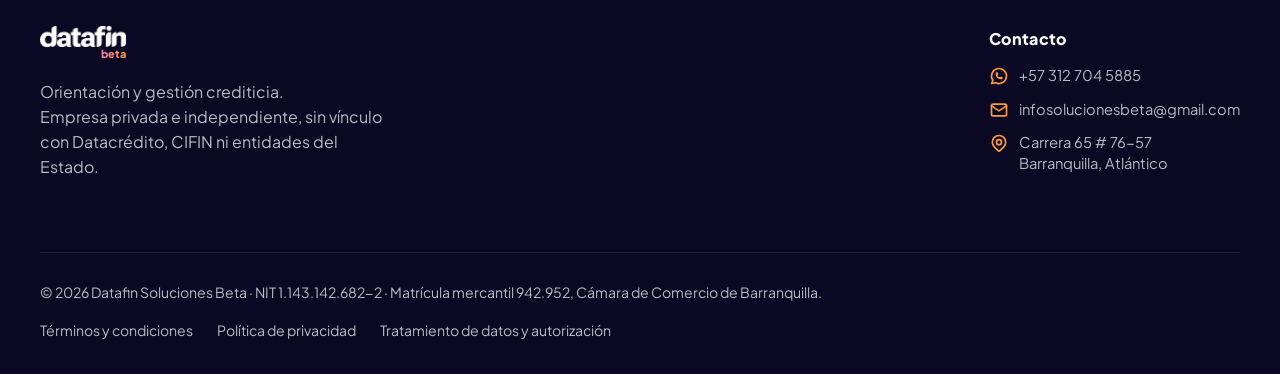
<file: legal/politica-de-privacidad/index.html>
<!doctype html>
<html lang="es">
<head>
  <meta charset="utf-8">
  <meta name="viewport" content="width=device-width, initial-scale=1">
  <title>Política de privacidad — Datafin Beta</title>
  <meta name="description" content="Política de privacidad de datafinbeta.com: qué información recoge el sitio, cómo se usa y cómo contactarnos para ejercer tus derechos.">
  <meta name="theme-color" content="#0B0824">
  <meta property="og:title" content="Política de privacidad — Datafin Beta">
  <meta property="og:description" content="Política de privacidad de datafinbeta.com: qué información recoge el sitio, cómo se usa y cómo contactarnos para ejercer tus derechos.">
  <meta property="og:type" content="website">
  <meta property="og:site_name" content="Datafin Beta">
  <meta property="og:url" content="https://datafinbeta.com/legal/politica-de-privacidad/">
  <meta property="og:locale" content="es_CO">
  <link rel="canonical" href="https://datafinbeta.com/legal/politica-de-privacidad/">
  <link rel="preconnect" href="https://fonts.googleapis.com">
  <link rel="preconnect" href="https://fonts.gstatic.com" crossorigin>
  <link href="https://fonts.googleapis.com/css2?family=Plus+Jakarta+Sans:wght@400;500;600;700;800&display=swap" rel="stylesheet">
  <link rel="icon" href="../../favicon.ico" sizes="any">
  <link rel="icon" type="image/png" sizes="32x32" href="../../favicon-32.png">
  <link rel="apple-touch-icon" href="../../apple-touch-icon.png">
  <link rel="stylesheet" href="../../styles.css">
</head>
<body class="legal-body">
<svg width="0" height="0" style="position:absolute" aria-hidden="true" focusable="false">
  <defs>
    <linearGradient id="dfGrad" gradientUnits="userSpaceOnUse" x1="2" y1="22" x2="22" y2="2">
      <stop offset="0" stop-color="#6D28FF"/><stop offset=".52" stop-color="#D946EF"/><stop offset="1" stop-color="#FF7A21"/>
    </linearGradient>
    <symbol id="i-doc" viewBox="0 0 24 24"><path d="M14 3v4a1 1 0 0 0 1 1h4"/><path d="M17 21H7a2 2 0 0 1-2-2V5a2 2 0 0 1 2-2h7l5 5v11a2 2 0 0 1-2 2z"/><path d="M9 9h1m-1 4h6m-6 4h6"/></symbol>
    <symbol id="i-lock" viewBox="0 0 24 24"><path d="M5 13a2 2 0 0 1 2-2h10a2 2 0 0 1 2 2v6a2 2 0 0 1-2 2H7a2 2 0 0 1-2-2z"/><path d="M11 16a1 1 0 1 0 2 0a1 1 0 0 0-2 0m-3-5V7a4 4 0 1 1 8 0v4"/></symbol>
    <symbol id="i-shield" viewBox="0 0 24 24"><path d="M11.46 20.846A12 12 0 0 1 3.5 6A12 12 0 0 0 12 3a12 12 0 0 0 8.5 3a12 12 0 0 1-.09 7.06M15 19l2 2l4-4"/></symbol>
    <symbol id="i-arrow" viewBox="0 0 24 24"><path d="M5 12h14m-6 6l6-6m-6-6l6 6"/></symbol>
    <symbol id="i-back" viewBox="0 0 24 24"><path d="M5 12h14M5 12l6 6m-6-6l6-6"/></symbol>
    <symbol id="i-print" viewBox="0 0 24 24"><path d="M17 17h2a2 2 0 0 0 2-2v-4a2 2 0 0 0-2-2H5a2 2 0 0 0-2 2v4a2 2 0 0 0 2 2h2"/><path d="M17 9V5a2 2 0 0 0-2-2H9a2 2 0 0 0-2 2v4"/><path d="M7 15a2 2 0 0 1 2-2h6a2 2 0 0 1 2 2v4a2 2 0 0 1-2 2H9a2 2 0 0 1-2-2z"/></symbol>
    <symbol id="i-whatsapp" viewBox="0 0 24 24"><path d="m3 21l1.65-3.8a9 9 0 1 1 3.4 2.9z"/><path d="M9 10a.5.5 0 0 0 1 0V9a.5.5 0 0 0-1 0za5 5 0 0 0 5 5h1a.5.5 0 0 0 0-1h-1a.5.5 0 0 0 0 1"/></symbol>
    <symbol id="i-mail" viewBox="0 0 24 24"><path d="M3 7a2 2 0 0 1 2-2h14a2 2 0 0 1 2 2v10a2 2 0 0 1-2 2H5a2 2 0 0 1-2-2z"/><path d="m3 7l9 6l9-6"/></symbol>
    <symbol id="i-pin" viewBox="0 0 24 24"><path d="M9 11a3 3 0 1 0 6 0a3 3 0 0 0-6 0"/><path d="M17.657 16.657l-4.243 4.243a2 2 0 0 1-2.827 0l-4.244-4.243a8 8 0 1 1 11.314 0"/></symbol>
    <symbol id="i-clock" viewBox="0 0 24 24"><path d="M3 12a9 9 0 1 0 18 0a9 9 0 0 0-18 0"/><path d="M12 7v5l3 3"/></symbol>
  </defs>
</svg>
<a class="skip" href="#contenido">Saltar al contenido</a>
<header class="nav scrolled legal-nav" id="nav">
  <div class="container nav__in">
    <a class="logo" href="../../" aria-label="Datafin Beta, inicio"><img src="../../assets/logo/logo-oficial-blanco.png" alt="datafin" width="720" height="183"><b>beta</b></a>
    <a class="legal-nav__back" href="../../"><svg class="ico ico--flat" aria-hidden="true"><use href="#i-back"/></svg> Volver al sitio</a>
  </div>
</header>
<main id="contenido">
  <div class="legal-top">
    <div class="container">
      <nav class="legal-crumbs" aria-label="Ruta"><a href="../../">Inicio</a><span aria-hidden="true">/</span><a href="../../legal/">Legal</a><span aria-hidden="true">/</span><span aria-current="page">Política de privacidad</span></nav>
      <h1>Política de privacidad</h1>
      <p class="legal-lead">Qué información recoge este sitio web, para qué se usa y cómo la protegemos.</p>
      <ul class="legal-meta">
        <li>Versión 1.0</li>
        <li>Vigente desde el 8 de octubre de 2026</li>
        <li>Primera versión: puede ajustarse</li>
      </ul>
      <button class="btn btn--ghost btn--sm legal-print" type="button" data-print><svg class="ico ico--flat" aria-hidden="true"><use href="#i-print"/></svg> Imprimir o guardar en PDF</button>
    </div>
  </div>
  <div class="container legal-wrap">
    <nav class="legal-toc" aria-label="Contenido de esta página"><p>En esta página</p><ol><li><a href="#alcance">1. Alcance</a></li><li><a href="#que-recogemos">2. Qué información recoge el sitio</a></li><li><a href="#cookies">3. Cookies y herramientas de medición</a></li><li><a href="#uso">4. Para qué usamos la información del sitio</a></li><li><a href="#enlaces">5. Enlaces a otros sitios</a></li><li><a href="#seguridad">6. Seguridad</a></li><li><a href="#derechos">7. Tus derechos y cómo contactarnos</a></li><li><a href="#menores">8. Menores de edad</a></li><li><a href="#cambios">9. Cambios en esta política</a></li></ol></nav>
    <article class="legal-doc">
      
      <section id="alcance"><h2>1. Alcance</h2><p>Esta política explica qué información recoge el sitio web <strong>datafinbeta.com</strong> y cómo la usa. Está a cargo de <strong>DATAFIN SOLUCIONES BETA</strong> (nombre comercial: Datafin Beta), NIT 1.143.142.682-2, matrícula mercantil 942.952 de la Cámara de Comercio de Barranquilla, con domicilio en la Carrera 65 # 76-57, Barranquilla, Atlántico, Colombia.</p>
  <p>El tratamiento de los datos personales de nuestros clientes (para qué se usan, derechos y procedimientos) se explica en la <a href="../../legal/tratamiento-de-datos/">Política de tratamiento de datos y autorización</a>, que complementa esta página.</p></section><section id="que-recogemos"><h2>2. Qué información recoge el sitio</h2><ul>
    <li><strong>Consulta “Consultar mi caso”:</strong> el número de proceso y el código de seguridad que escribes para ver el estado de tu proceso. Se envían por conexión segura (HTTPS) al servicio de consulta de Datafin Beta, solo para mostrarte tu información. El sitio no guarda tu código en el navegador.</li>
    <li><strong>Botones de WhatsApp:</strong> te llevan a una conversación en WhatsApp. Allí tus datos los trata también WhatsApp (Meta) según sus propias políticas.</li>
    <li><strong>Datos técnicos de conexión:</strong> como cualquier sitio web, los servidores que lo alojan pueden registrar datos básicos de la visita (por ejemplo, dirección IP, tipo de navegador y fecha), con fines de seguridad y funcionamiento.</li>
  </ul>
  <p>El sitio <strong>no te pide el número de documento de identidad</strong>. Si avanzas con una consulta, la foto del documento se solicita por WhatsApp después de tu autorización.</p></section><section id="cookies"><h2>3. Cookies y herramientas de medición</h2><p>Por defecto el sitio no instala cookies de medición ni de publicidad. Si activamos herramientas de medición (por ejemplo, Google Analytics, el Píxel de Meta o el Píxel de TikTok), te mostraremos un aviso y <strong>solo se cargarán si las aceptas</strong>.</p>
  <p>Con ellas medimos visitas y clics en los botones de WhatsApp, y podemos mejorar nuestra publicidad. Puedes cambiar tu decisión cuando quieras desde “Preferencias de cookies”, en el pie de página. Los proveedores de estas herramientas pueden estar fuera de Colombia y tratan los datos según sus propias políticas.</p>
  <p>Además, para mostrar las letras del sitio cargamos tipografías de Google Fonts, por lo que tu navegador se conecta a servidores de Google al abrir la página.</p></section><section id="uso"><h2>4. Para qué usamos la información del sitio</h2><ul>
    <li>Responder tu solicitud y contactarte por el canal que elegiste.</li>
    <li>Orientarte sobre el servicio que mejor se ajusta a tu caso.</li>
    <li>Mantener la seguridad y el buen funcionamiento del sitio.</li>
  </ul>
  <p>No vendemos tu información ni la usamos para fines distintos a los de esta política.</p></section><section id="enlaces"><h2>5. Enlaces a otros sitios</h2><p>El sitio enlaza a WhatsApp, Instagram, TikTok y Facebook. Esos servicios tienen sus propias políticas de privacidad y no controlamos cómo tratan tu información.</p></section><section id="seguridad"><h2>6. Seguridad</h2><p>Aplicamos medidas razonables para proteger la información que recibimos a través del sitio. Ningún sistema es completamente infalible; por eso te recomendamos no enviar por canales abiertos información que no sea necesaria. Datafin Beta nunca te pide contraseñas ni claves de tu banco, de las centrales de riesgo o de tu correo.</p></section><section id="derechos"><h2>7. Tus derechos y cómo contactarnos</h2><p>Puedes conocer, actualizar, rectificar o pedir la supresión de tus datos, y revocar tu autorización, siguiendo el procedimiento de la <a href="../../legal/tratamiento-de-datos/#procedimiento">Política de tratamiento de datos</a>.</p><ul><li><strong>Correo:</strong> <a href="mailto:infosolucionesbeta@gmail.com">infosolucionesbeta@gmail.com</a></li><li><strong>WhatsApp:</strong> <a href="https://wa.me/573127045885" target="_blank" rel="noopener">+57 312 704 5885</a></li><li><strong>Dirección:</strong> Carrera 65 # 76-57, Barranquilla, Atlántico</li><li><strong>Atención presencial:</strong> lunes a viernes, de 9:00 a. m. a 5:00 p. m., únicamente con cita previa.</li></ul></section><section id="menores"><h2>8. Menores de edad</h2><p>Este sitio y nuestros servicios están dirigidos a personas mayores de edad.</p></section><section id="cambios"><h2>9. Cambios en esta política</h2><p>Podemos actualizar esta política. La versión vigente es la publicada en esta página, con su número y fecha (versión 1.0, desde el 8 de octubre de 2026).</p></section>
    </article>
  </div>
  <div class="container legal-after"><aside class="legal-more" aria-label="Otros documentos legales"><h2>Otros documentos legales</h2><div class="legal-cards"><a class="legal-card" href="../../legal/terminos-y-condiciones/"><svg class="ico ico--lg" aria-hidden="true"><use href="#i-doc"/></svg><div><strong>Términos y condiciones</strong><span>Condiciones de uso del sitio y de contratación de nuestros servicios.</span></div><svg class="ico ico--flat legal-card__go" aria-hidden="true"><use href="#i-arrow"/></svg></a><a class="legal-card" href="../../legal/tratamiento-de-datos/"><svg class="ico ico--lg" aria-hidden="true"><use href="#i-shield"/></svg><div><strong>Tratamiento de datos y autorización</strong><span>Política de tratamiento de datos personales y texto de la autorización que aceptas.</span></div><svg class="ico ico--flat legal-card__go" aria-hidden="true"><use href="#i-arrow"/></svg></a></div></aside></div>
</main>
<footer class="footer legal-footer">
  <div class="container">
    <div class="footer__top">
      <div class="footer__brand">
        <a class="logo" href="../../" aria-label="Datafin Beta, inicio"><img src="../../assets/logo/logo-oficial-blanco.png" alt="datafin" width="720" height="183"><b>beta</b></a>
        <p>Orientación y gestión crediticia.<br>Empresa privada e independiente, sin vínculo con Datacrédito, CIFIN ni entidades del Estado.</p>
      </div>
      <address class="footer__contact">
        <p class="footer__h">Contacto</p>
        <ul>
          <li><svg class="ico ico--flat" aria-hidden="true"><use href="#i-whatsapp"/></svg><a href="https://wa.me/573127045885" target="_blank" rel="noopener">+57 312 704 5885</a></li>
          <li><svg class="ico ico--flat" aria-hidden="true"><use href="#i-mail"/></svg><a href="mailto:infosolucionesbeta@gmail.com">infosolucionesbeta@gmail.com</a></li>
          <li><svg class="ico ico--flat" aria-hidden="true"><use href="#i-pin"/></svg><span>Carrera 65 # 76-57<br>Barranquilla, Atlántico</span></li>
        </ul>
      </address>
    </div>
    <div class="footer__bottom">
      <p>© 2026 Datafin Soluciones Beta · NIT 1.143.142.682-2 · Matrícula mercantil 942.952, Cámara de Comercio de Barranquilla.</p>
      <ul><li><a href="../../legal/terminos-y-condiciones/">Términos y condiciones</a></li><li><a href="../../legal/politica-de-privacidad/">Política de privacidad</a></li><li><a href="../../legal/tratamiento-de-datos/">Tratamiento de datos y autorización</a></li></ul>
    </div>
  </div>
</footer>
<script src="../legal.js"></script>
</body>
</html>
</file>
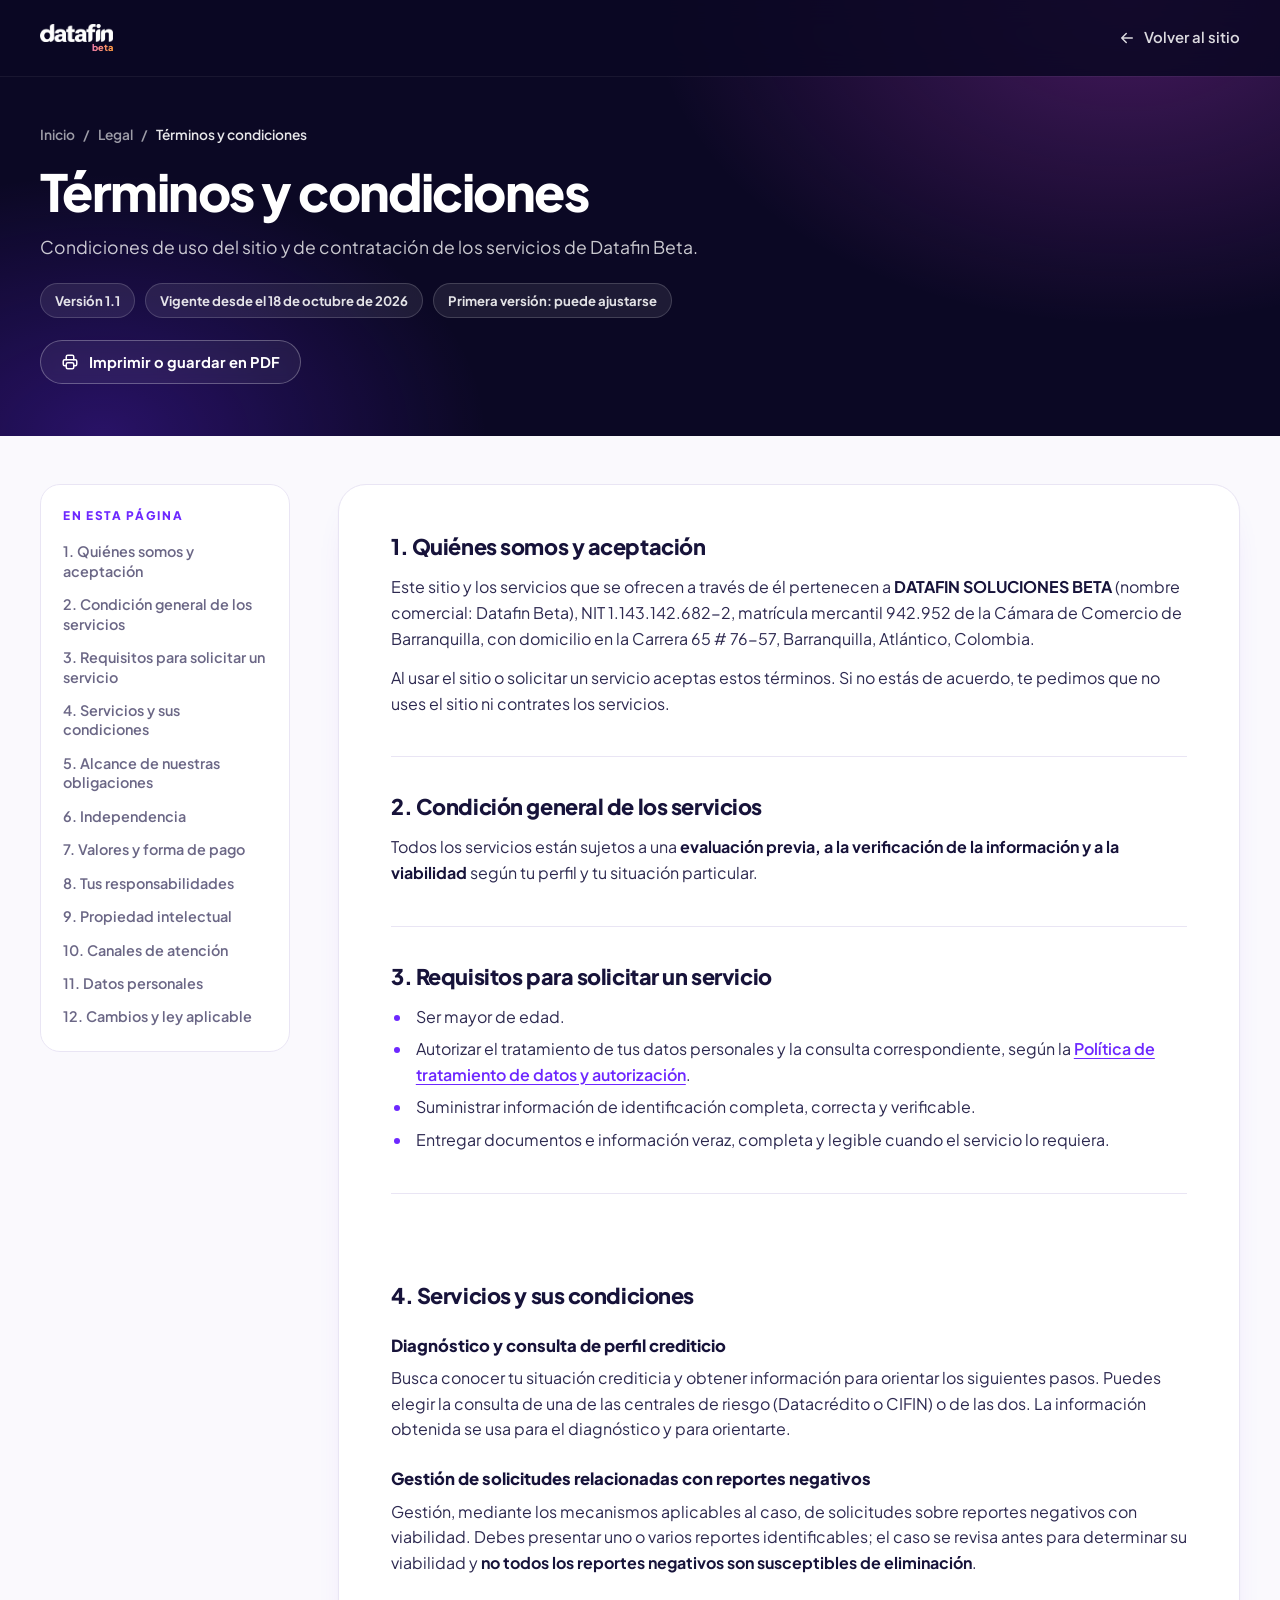
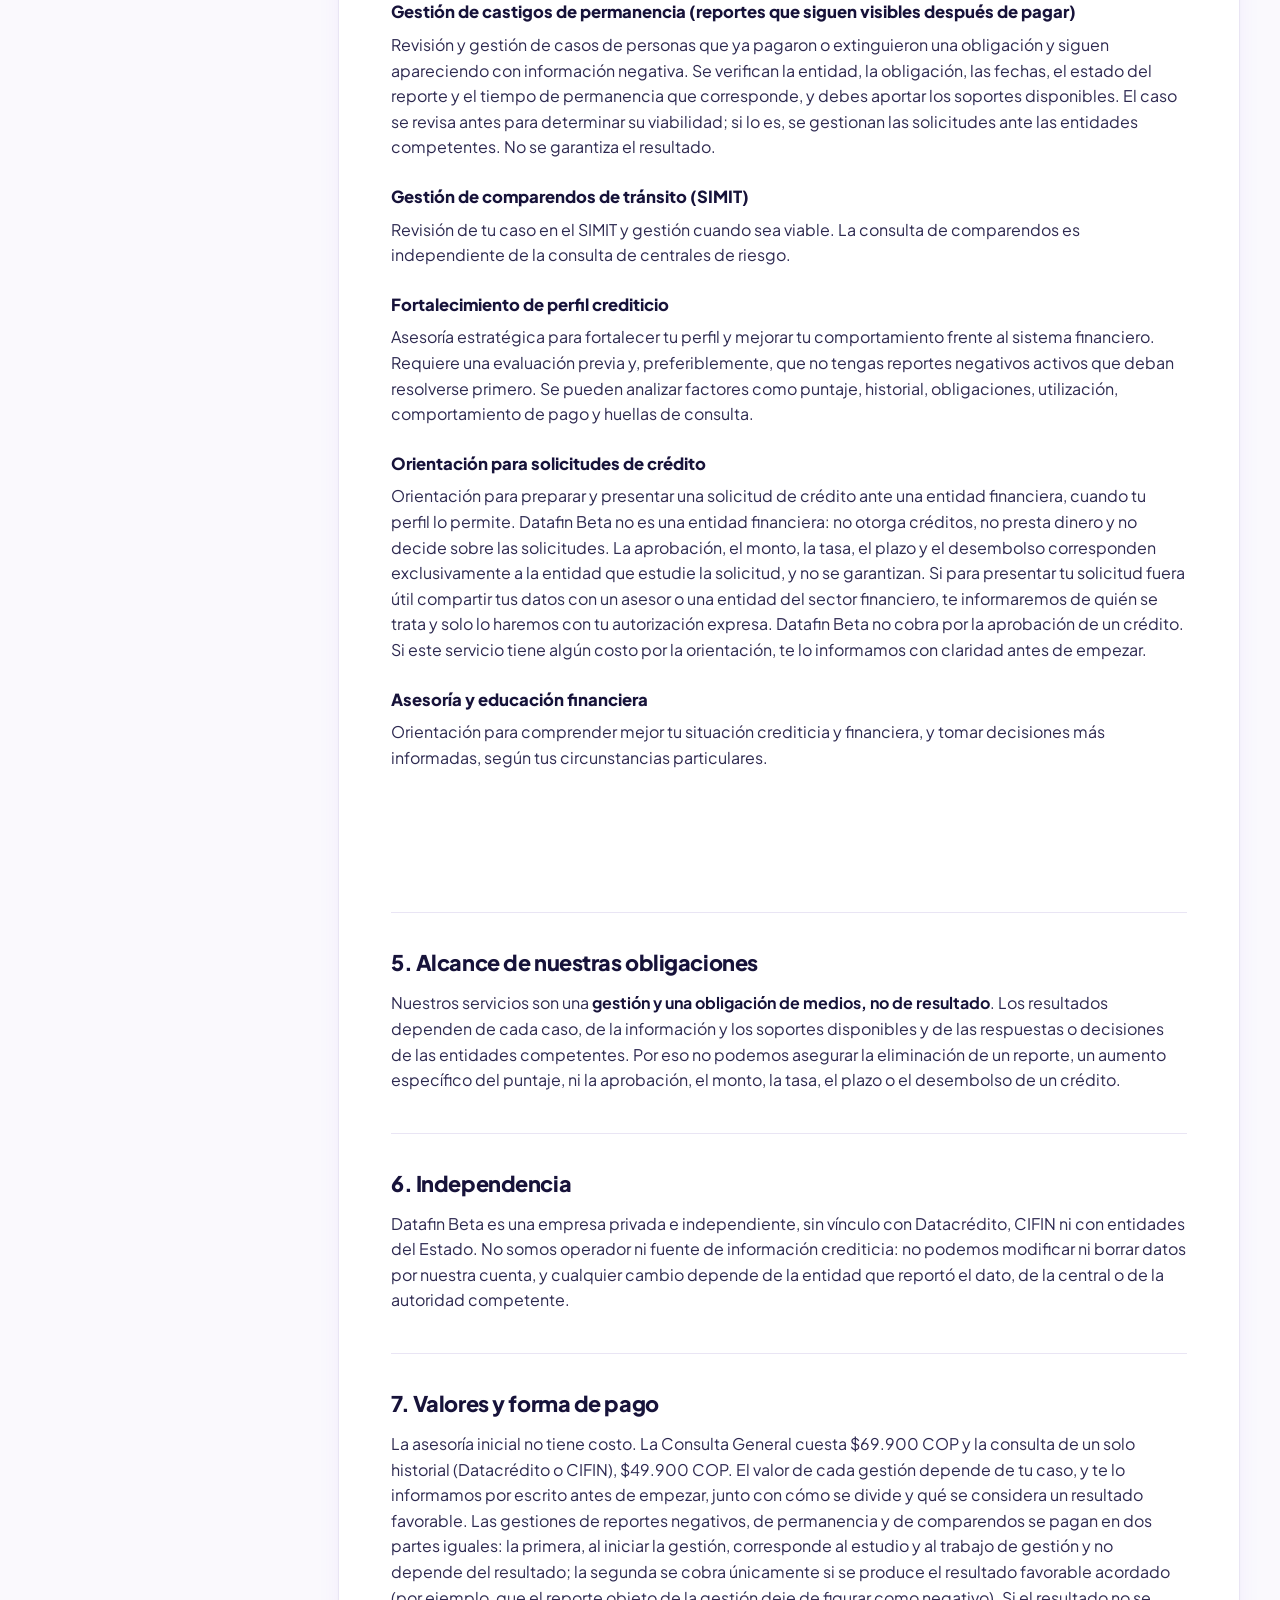
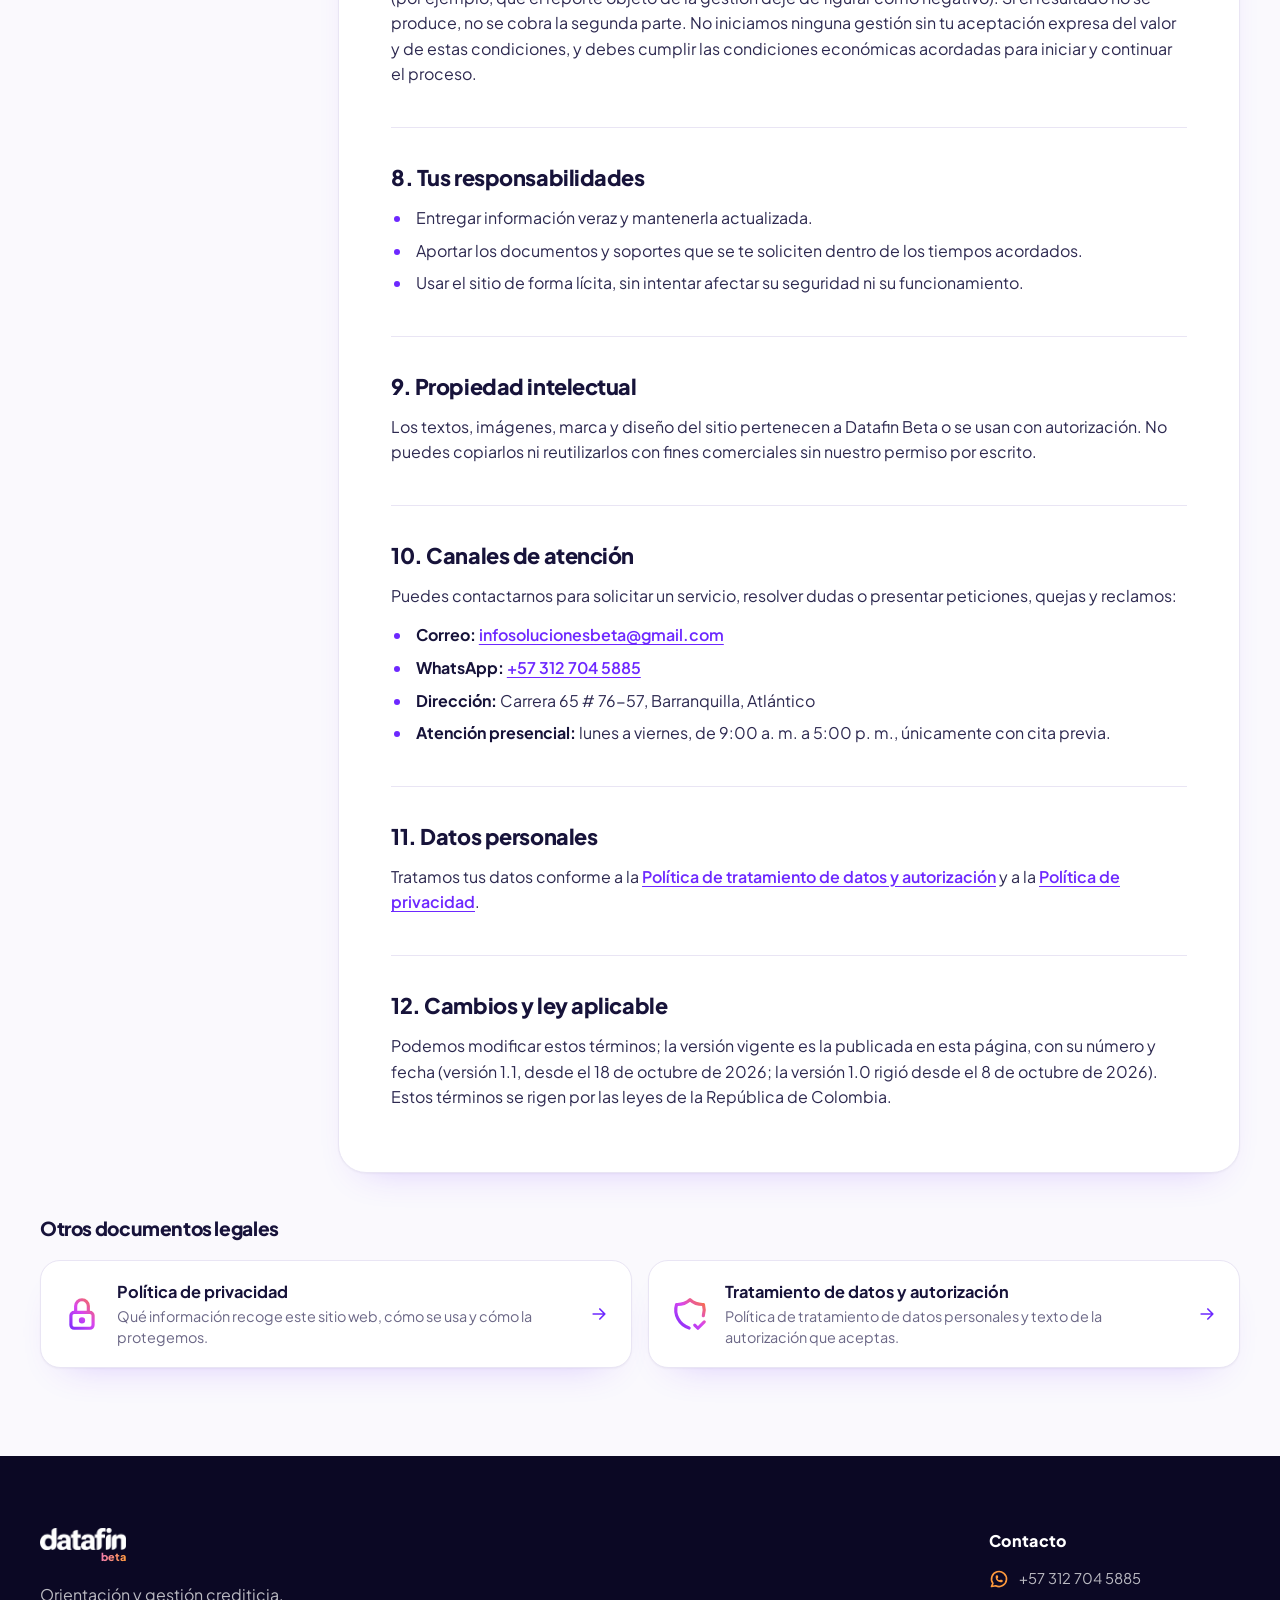
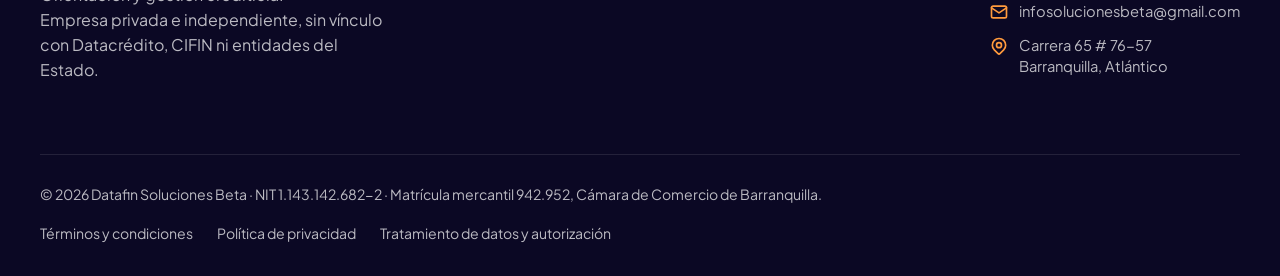
<file: legal/terminos-y-condiciones/index.html>
<!doctype html>
<html lang="es">
<head>
  <meta charset="utf-8">
  <meta name="viewport" content="width=device-width, initial-scale=1">
  <title>Términos y condiciones — Datafin Beta</title>
  <meta name="description" content="Términos y condiciones de Datafin Beta: condiciones de uso del sitio y de los servicios de asesoría y gestión crediticia.">
  <meta name="theme-color" content="#0B0824">
  <meta property="og:title" content="Términos y condiciones — Datafin Beta">
  <meta property="og:description" content="Términos y condiciones de Datafin Beta: condiciones de uso del sitio y de los servicios de asesoría y gestión crediticia.">
  <meta property="og:type" content="website">
  <meta property="og:site_name" content="Datafin Beta">
  <meta property="og:url" content="https://datafinbeta.com/legal/terminos-y-condiciones/">
  <meta property="og:locale" content="es_CO">
  <link rel="canonical" href="https://datafinbeta.com/legal/terminos-y-condiciones/">
  <link rel="preconnect" href="https://fonts.googleapis.com">
  <link rel="preconnect" href="https://fonts.gstatic.com" crossorigin>
  <link href="https://fonts.googleapis.com/css2?family=Plus+Jakarta+Sans:wght@400;500;600;700;800&display=swap" rel="stylesheet">
  <link rel="icon" href="../../favicon.ico" sizes="any">
  <link rel="icon" type="image/png" sizes="32x32" href="../../favicon-32.png">
  <link rel="apple-touch-icon" href="../../apple-touch-icon.png">
  <link rel="stylesheet" href="../../styles.css">
</head>
<body class="legal-body">
<svg width="0" height="0" style="position:absolute" aria-hidden="true" focusable="false">
  <defs>
    <linearGradient id="dfGrad" gradientUnits="userSpaceOnUse" x1="2" y1="22" x2="22" y2="2">
      <stop offset="0" stop-color="#6D28FF"/><stop offset=".52" stop-color="#D946EF"/><stop offset="1" stop-color="#FF7A21"/>
    </linearGradient>
    <symbol id="i-doc" viewBox="0 0 24 24"><path d="M14 3v4a1 1 0 0 0 1 1h4"/><path d="M17 21H7a2 2 0 0 1-2-2V5a2 2 0 0 1 2-2h7l5 5v11a2 2 0 0 1-2 2z"/><path d="M9 9h1m-1 4h6m-6 4h6"/></symbol>
    <symbol id="i-lock" viewBox="0 0 24 24"><path d="M5 13a2 2 0 0 1 2-2h10a2 2 0 0 1 2 2v6a2 2 0 0 1-2 2H7a2 2 0 0 1-2-2z"/><path d="M11 16a1 1 0 1 0 2 0a1 1 0 0 0-2 0m-3-5V7a4 4 0 1 1 8 0v4"/></symbol>
    <symbol id="i-shield" viewBox="0 0 24 24"><path d="M11.46 20.846A12 12 0 0 1 3.5 6A12 12 0 0 0 12 3a12 12 0 0 0 8.5 3a12 12 0 0 1-.09 7.06M15 19l2 2l4-4"/></symbol>
    <symbol id="i-arrow" viewBox="0 0 24 24"><path d="M5 12h14m-6 6l6-6m-6-6l6 6"/></symbol>
    <symbol id="i-back" viewBox="0 0 24 24"><path d="M5 12h14M5 12l6 6m-6-6l6-6"/></symbol>
    <symbol id="i-print" viewBox="0 0 24 24"><path d="M17 17h2a2 2 0 0 0 2-2v-4a2 2 0 0 0-2-2H5a2 2 0 0 0-2 2v4a2 2 0 0 0 2 2h2"/><path d="M17 9V5a2 2 0 0 0-2-2H9a2 2 0 0 0-2 2v4"/><path d="M7 15a2 2 0 0 1 2-2h6a2 2 0 0 1 2 2v4a2 2 0 0 1-2 2H9a2 2 0 0 1-2-2z"/></symbol>
    <symbol id="i-whatsapp" viewBox="0 0 24 24"><path d="m3 21l1.65-3.8a9 9 0 1 1 3.4 2.9z"/><path d="M9 10a.5.5 0 0 0 1 0V9a.5.5 0 0 0-1 0za5 5 0 0 0 5 5h1a.5.5 0 0 0 0-1h-1a.5.5 0 0 0 0 1"/></symbol>
    <symbol id="i-mail" viewBox="0 0 24 24"><path d="M3 7a2 2 0 0 1 2-2h14a2 2 0 0 1 2 2v10a2 2 0 0 1-2 2H5a2 2 0 0 1-2-2z"/><path d="m3 7l9 6l9-6"/></symbol>
    <symbol id="i-pin" viewBox="0 0 24 24"><path d="M9 11a3 3 0 1 0 6 0a3 3 0 0 0-6 0"/><path d="M17.657 16.657l-4.243 4.243a2 2 0 0 1-2.827 0l-4.244-4.243a8 8 0 1 1 11.314 0"/></symbol>
    <symbol id="i-clock" viewBox="0 0 24 24"><path d="M3 12a9 9 0 1 0 18 0a9 9 0 0 0-18 0"/><path d="M12 7v5l3 3"/></symbol>
  </defs>
</svg>
<a class="skip" href="#contenido">Saltar al contenido</a>
<header class="nav scrolled legal-nav" id="nav">
  <div class="container nav__in">
    <a class="logo" href="../../" aria-label="Datafin Beta, inicio"><img src="../../assets/logo/logo-oficial-blanco.png" alt="datafin" width="720" height="183"><b>beta</b></a>
    <a class="legal-nav__back" href="../../"><svg class="ico ico--flat" aria-hidden="true"><use href="#i-back"/></svg> Volver al sitio</a>
  </div>
</header>
<main id="contenido">
  <div class="legal-top">
    <div class="container">
      <nav class="legal-crumbs" aria-label="Ruta"><a href="../../">Inicio</a><span aria-hidden="true">/</span><a href="../../legal/">Legal</a><span aria-hidden="true">/</span><span aria-current="page">Términos y condiciones</span></nav>
      <h1>Términos y condiciones</h1>
      <p class="legal-lead">Condiciones de uso del sitio y de contratación de los servicios de Datafin Beta.</p>
      <ul class="legal-meta">
        <li>Versión 1.1</li>
        <li>Vigente desde el 18 de octubre de 2026</li>
        <li>Primera versión: puede ajustarse</li>
      </ul>
      <button class="btn btn--ghost btn--sm legal-print" type="button" data-print><svg class="ico ico--flat" aria-hidden="true"><use href="#i-print"/></svg> Imprimir o guardar en PDF</button>
    </div>
  </div>
  <div class="container legal-wrap">
    <nav class="legal-toc" aria-label="Contenido de esta página"><p>En esta página</p><ol><li><a href="#quienes-somos">1. Quiénes somos y aceptación</a></li><li><a href="#condicion-general">2. Condición general de los servicios</a></li><li><a href="#requisitos">3. Requisitos para solicitar un servicio</a></li><li><a href="#servicios">4. Servicios y sus condiciones</a></li><li><a href="#alcance">5. Alcance de nuestras obligaciones</a></li><li><a href="#independencia">6. Independencia</a></li><li><a href="#precios">7. Valores y forma de pago</a></li><li><a href="#responsabilidades">8. Tus responsabilidades</a></li><li><a href="#propiedad">9. Propiedad intelectual</a></li><li><a href="#atencion">10. Canales de atención</a></li><li><a href="#datos">11. Datos personales</a></li><li><a href="#cambios">12. Cambios y ley aplicable</a></li></ol></nav>
    <article class="legal-doc">
      
      <section id="quienes-somos"><h2>1. Quiénes somos y aceptación</h2><p>Este sitio y los servicios que se ofrecen a través de él pertenecen a <strong>DATAFIN SOLUCIONES BETA</strong> (nombre comercial: Datafin Beta), NIT 1.143.142.682-2, matrícula mercantil 942.952 de la Cámara de Comercio de Barranquilla, con domicilio en la Carrera 65 # 76-57, Barranquilla, Atlántico, Colombia.</p>
  <p>Al usar el sitio o solicitar un servicio aceptas estos términos. Si no estás de acuerdo, te pedimos que no uses el sitio ni contrates los servicios.</p></section><section id="condicion-general"><h2>2. Condición general de los servicios</h2><p>Todos los servicios están sujetos a una <strong>evaluación previa, a la verificación de la información y a la viabilidad</strong> según tu perfil y tu situación particular.</p></section><section id="requisitos"><h2>3. Requisitos para solicitar un servicio</h2><ul>
    <li>Ser mayor de edad.</li>
    <li>Autorizar el tratamiento de tus datos personales y la consulta correspondiente, según la <a href="../../legal/tratamiento-de-datos/">Política de tratamiento de datos y autorización</a>.</li>
    <li>Suministrar información de identificación completa, correcta y verificable.</li>
    <li>Entregar documentos e información veraz, completa y legible cuando el servicio lo requiera.</li>
  </ul></section><section id="servicios"><h2>4. Servicios y sus condiciones</h2><h3>Diagnóstico y consulta de perfil crediticio</h3>
  <p>Busca conocer tu situación crediticia y obtener información para orientar los siguientes pasos. Puedes elegir la consulta de una de las centrales de riesgo (Datacrédito o CIFIN) o de las dos. La información obtenida se usa para el diagnóstico y para orientarte.</p>
  <h3>Gestión de solicitudes relacionadas con reportes negativos</h3>
  <p>Gestión, mediante los mecanismos aplicables al caso, de solicitudes sobre reportes negativos con viabilidad. Debes presentar uno o varios reportes identificables; el caso se revisa antes para determinar su viabilidad y <strong>no todos los reportes negativos son susceptibles de eliminación</strong>.</p>
  <h3>Gestión de castigos de permanencia (reportes que siguen visibles después de pagar)</h3>
  <p>Revisión y gestión de casos de personas que ya pagaron o extinguieron una obligación y siguen apareciendo con información negativa. Se verifican la entidad, la obligación, las fechas, el estado del reporte y el tiempo de permanencia que corresponde, y debes aportar los soportes disponibles. El caso se revisa antes para determinar su viabilidad; si lo es, se gestionan las solicitudes ante las entidades competentes. No se garantiza el resultado.</p>
  <h3>Gestión de comparendos de tránsito (SIMIT)</h3>
  <p>Revisión de tu caso en el SIMIT y gestión cuando sea viable. La consulta de comparendos es independiente de la consulta de centrales de riesgo.</p>
  <h3>Fortalecimiento de perfil crediticio</h3>
  <p>Asesoría estratégica para fortalecer tu perfil y mejorar tu comportamiento frente al sistema financiero. Requiere una evaluación previa y, preferiblemente, que no tengas reportes negativos activos que deban resolverse primero. Se pueden analizar factores como puntaje, historial, obligaciones, utilización, comportamiento de pago y huellas de consulta.</p>
  <h3>Orientación para solicitudes de crédito</h3>
  <p>Orientación para preparar y presentar una solicitud de crédito ante una entidad financiera, cuando tu perfil lo permite. Datafin Beta no es una entidad financiera: no otorga créditos, no presta dinero y no decide sobre las solicitudes. La aprobación, el monto, la tasa, el plazo y el desembolso corresponden exclusivamente a la entidad que estudie la solicitud, y no se garantizan. Si para presentar tu solicitud fuera útil compartir tus datos con un asesor o una entidad del sector financiero, te informaremos de quién se trata y solo lo haremos con tu autorización expresa. Datafin Beta no cobra por la aprobación de un crédito. Si este servicio tiene algún costo por la orientación, te lo informamos con claridad antes de empezar.</p>
  <h3>Asesoría y educación financiera</h3>
  <p>Orientación para comprender mejor tu situación crediticia y financiera, y tomar decisiones más informadas, según tus circunstancias particulares.</p></section><section id="alcance"><h2>5. Alcance de nuestras obligaciones</h2><p>Nuestros servicios son una <strong>gestión y una obligación de medios, no de resultado</strong>. Los resultados dependen de cada caso, de la información y los soportes disponibles y de las respuestas o decisiones de las entidades competentes. Por eso no podemos asegurar la eliminación de un reporte, un aumento específico del puntaje, ni la aprobación, el monto, la tasa, el plazo o el desembolso de un crédito.</p></section><section id="independencia"><h2>6. Independencia</h2><p>Datafin Beta es una empresa privada e independiente, sin vínculo con Datacrédito, CIFIN ni con entidades del Estado. No somos operador ni fuente de información crediticia: no podemos modificar ni borrar datos por nuestra cuenta, y cualquier cambio depende de la entidad que reportó el dato, de la central o de la autoridad competente.</p></section><section id="precios"><h2>7. Valores y forma de pago</h2><p>La asesoría inicial no tiene costo. La Consulta General cuesta $69.900 COP y la consulta de un solo historial (Datacrédito o CIFIN), $49.900 COP. El valor de cada gestión depende de tu caso, y te lo informamos por escrito antes de empezar, junto con cómo se divide y qué se considera un resultado favorable. Las gestiones de reportes negativos, de permanencia y de comparendos se pagan en dos partes iguales: la primera, al iniciar la gestión, corresponde al estudio y al trabajo de gestión y no depende del resultado; la segunda se cobra únicamente si se produce el resultado favorable acordado (por ejemplo, que el reporte objeto de la gestión deje de figurar como negativo). Si el resultado no se produce, no se cobra la segunda parte. No iniciamos ninguna gestión sin tu aceptación expresa del valor y de estas condiciones, y debes cumplir las condiciones económicas acordadas para iniciar y continuar el proceso.</p></section><section id="responsabilidades"><h2>8. Tus responsabilidades</h2><ul>
    <li>Entregar información veraz y mantenerla actualizada.</li>
    <li>Aportar los documentos y soportes que se te soliciten dentro de los tiempos acordados.</li>
    <li>Usar el sitio de forma lícita, sin intentar afectar su seguridad ni su funcionamiento.</li>
  </ul></section><section id="propiedad"><h2>9. Propiedad intelectual</h2><p>Los textos, imágenes, marca y diseño del sitio pertenecen a Datafin Beta o se usan con autorización. No puedes copiarlos ni reutilizarlos con fines comerciales sin nuestro permiso por escrito.</p></section><section id="atencion"><h2>10. Canales de atención</h2><p>Puedes contactarnos para solicitar un servicio, resolver dudas o presentar peticiones, quejas y reclamos:</p><ul><li><strong>Correo:</strong> <a href="mailto:infosolucionesbeta@gmail.com">infosolucionesbeta@gmail.com</a></li><li><strong>WhatsApp:</strong> <a href="https://wa.me/573127045885" target="_blank" rel="noopener">+57 312 704 5885</a></li><li><strong>Dirección:</strong> Carrera 65 # 76-57, Barranquilla, Atlántico</li><li><strong>Atención presencial:</strong> lunes a viernes, de 9:00 a. m. a 5:00 p. m., únicamente con cita previa.</li></ul></section><section id="datos"><h2>11. Datos personales</h2><p>Tratamos tus datos conforme a la <a href="../../legal/tratamiento-de-datos/">Política de tratamiento de datos y autorización</a> y a la <a href="../../legal/politica-de-privacidad/">Política de privacidad</a>.</p></section><section id="cambios"><h2>12. Cambios y ley aplicable</h2><p>Podemos modificar estos términos; la versión vigente es la publicada en esta página, con su número y fecha (versión 1.1, desde el 18 de octubre de 2026; la versión 1.0 rigió desde el 8 de octubre de 2026). Estos términos se rigen por las leyes de la República de Colombia.</p></section>
    </article>
  </div>
  <div class="container legal-after"><aside class="legal-more" aria-label="Otros documentos legales"><h2>Otros documentos legales</h2><div class="legal-cards"><a class="legal-card" href="../../legal/politica-de-privacidad/"><svg class="ico ico--lg" aria-hidden="true"><use href="#i-lock"/></svg><div><strong>Política de privacidad</strong><span>Qué información recoge este sitio web, cómo se usa y cómo la protegemos.</span></div><svg class="ico ico--flat legal-card__go" aria-hidden="true"><use href="#i-arrow"/></svg></a><a class="legal-card" href="../../legal/tratamiento-de-datos/"><svg class="ico ico--lg" aria-hidden="true"><use href="#i-shield"/></svg><div><strong>Tratamiento de datos y autorización</strong><span>Política de tratamiento de datos personales y texto de la autorización que aceptas.</span></div><svg class="ico ico--flat legal-card__go" aria-hidden="true"><use href="#i-arrow"/></svg></a></div></aside></div>
</main>
<footer class="footer legal-footer">
  <div class="container">
    <div class="footer__top">
      <div class="footer__brand">
        <a class="logo" href="../../" aria-label="Datafin Beta, inicio"><img src="../../assets/logo/logo-oficial-blanco.png" alt="datafin" width="720" height="183"><b>beta</b></a>
        <p>Orientación y gestión crediticia.<br>Empresa privada e independiente, sin vínculo con Datacrédito, CIFIN ni entidades del Estado.</p>
      </div>
      <address class="footer__contact">
        <p class="footer__h">Contacto</p>
        <ul>
          <li><svg class="ico ico--flat" aria-hidden="true"><use href="#i-whatsapp"/></svg><a href="https://wa.me/573127045885" target="_blank" rel="noopener">+57 312 704 5885</a></li>
          <li><svg class="ico ico--flat" aria-hidden="true"><use href="#i-mail"/></svg><a href="mailto:infosolucionesbeta@gmail.com">infosolucionesbeta@gmail.com</a></li>
          <li><svg class="ico ico--flat" aria-hidden="true"><use href="#i-pin"/></svg><span>Carrera 65 # 76-57<br>Barranquilla, Atlántico</span></li>
        </ul>
      </address>
    </div>
    <div class="footer__bottom">
      <p>© 2026 Datafin Soluciones Beta · NIT 1.143.142.682-2 · Matrícula mercantil 942.952, Cámara de Comercio de Barranquilla.</p>
      <ul><li><a href="../../legal/terminos-y-condiciones/">Términos y condiciones</a></li><li><a href="../../legal/politica-de-privacidad/">Política de privacidad</a></li><li><a href="../../legal/tratamiento-de-datos/">Tratamiento de datos y autorización</a></li></ul>
    </div>
  </div>
</footer>
<script src="../legal.js"></script>
</body>
</html>
</file>
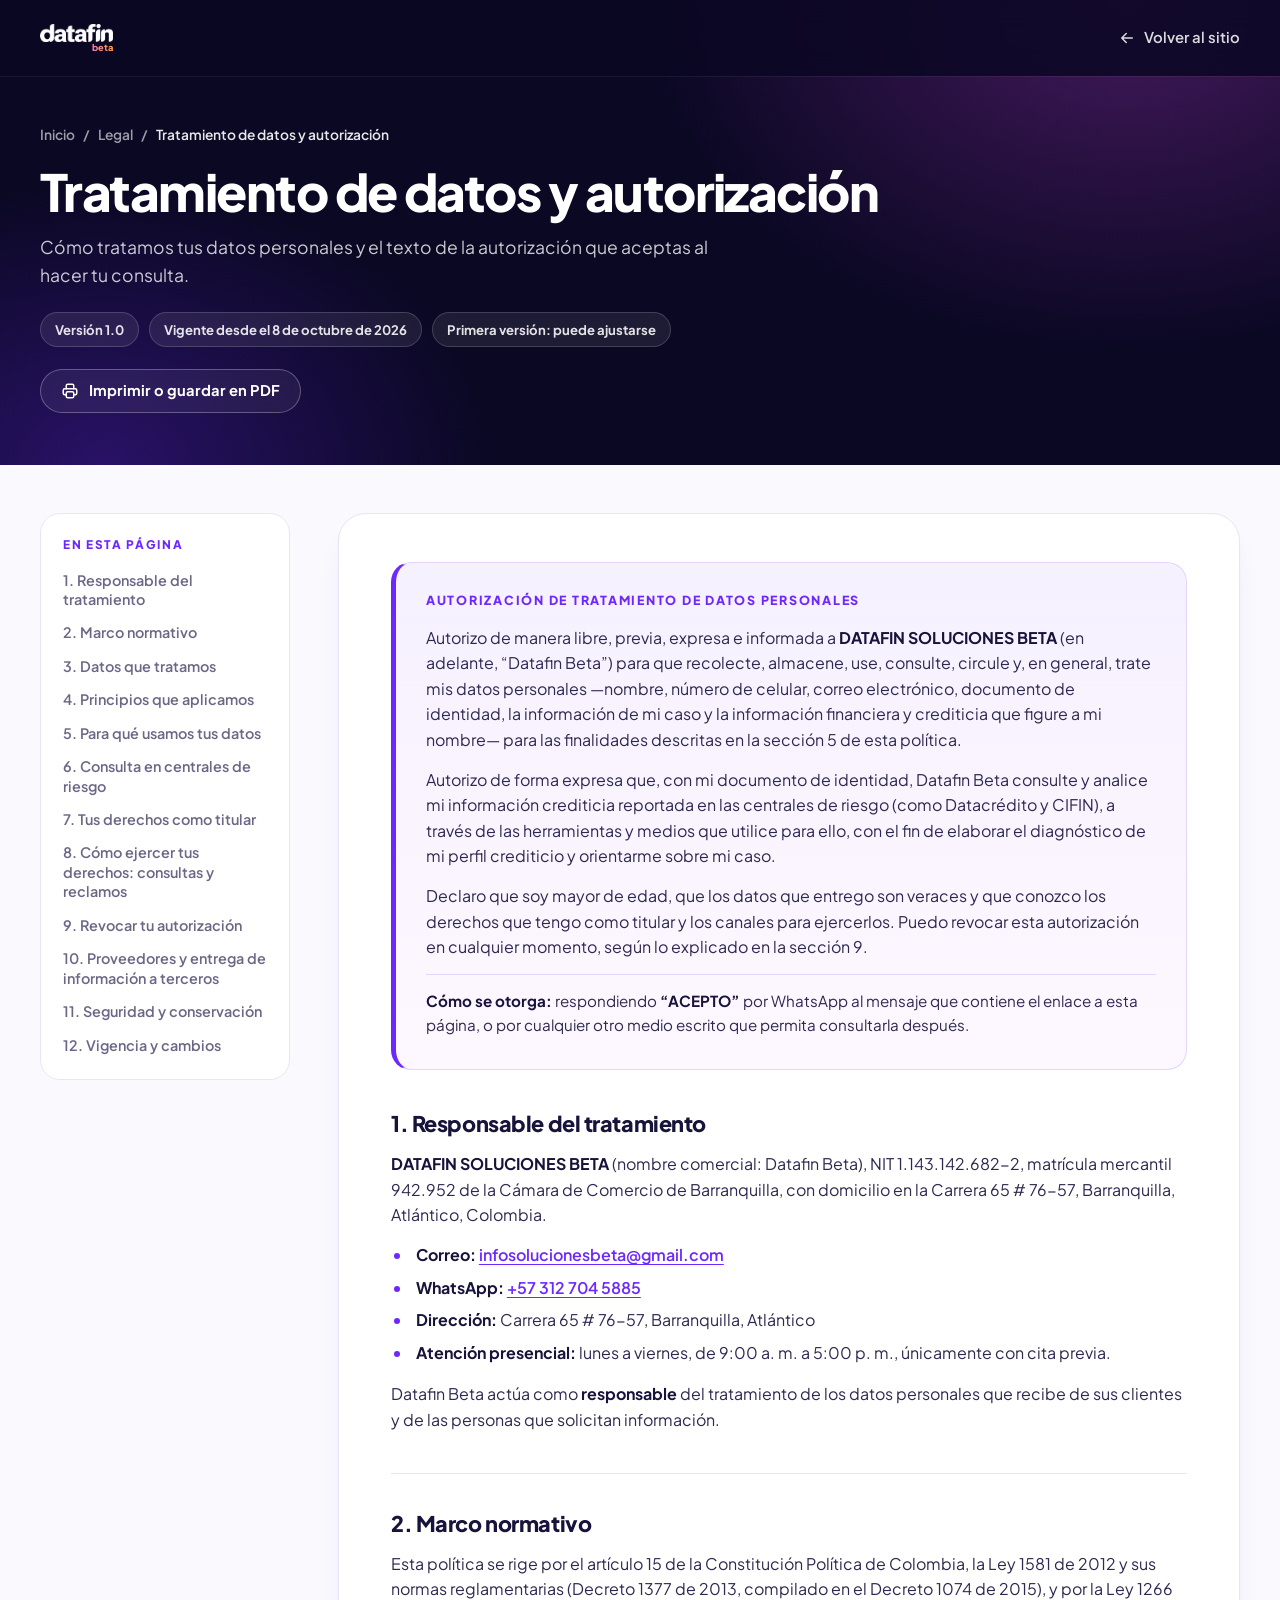
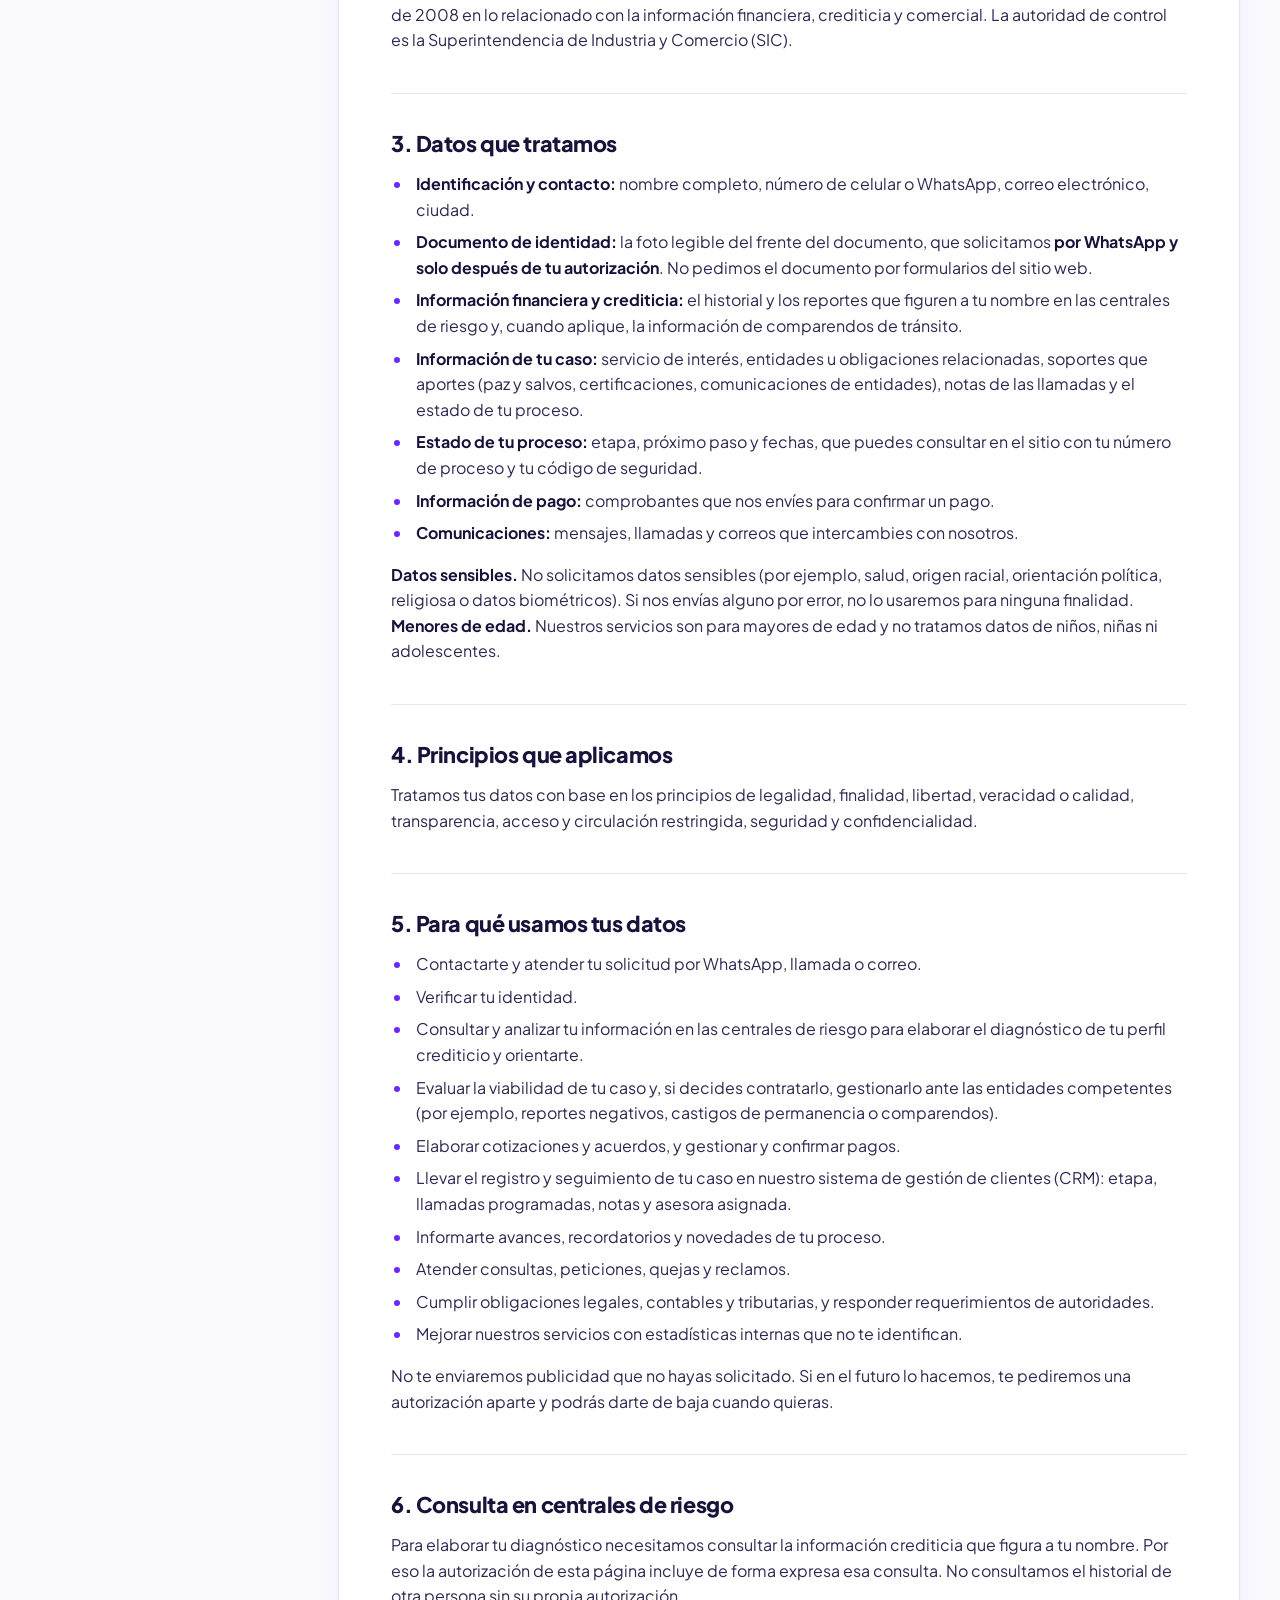
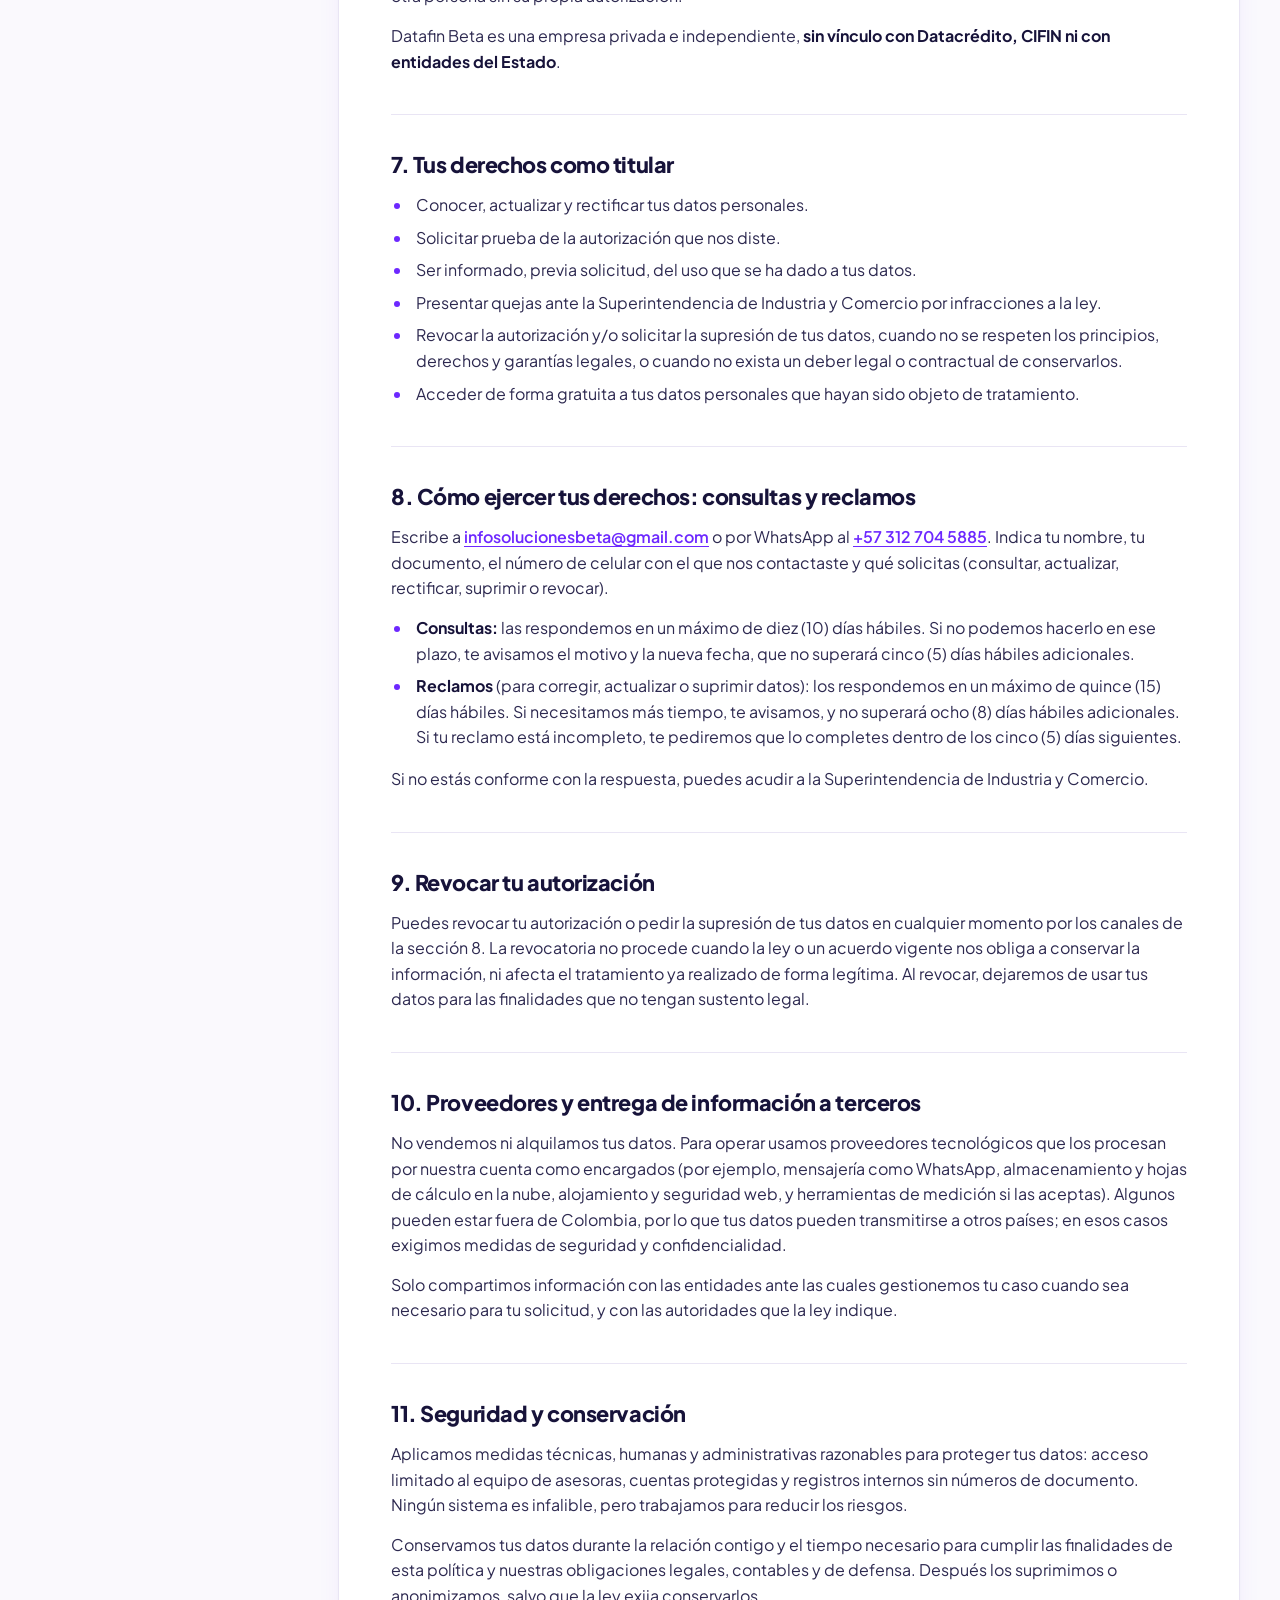
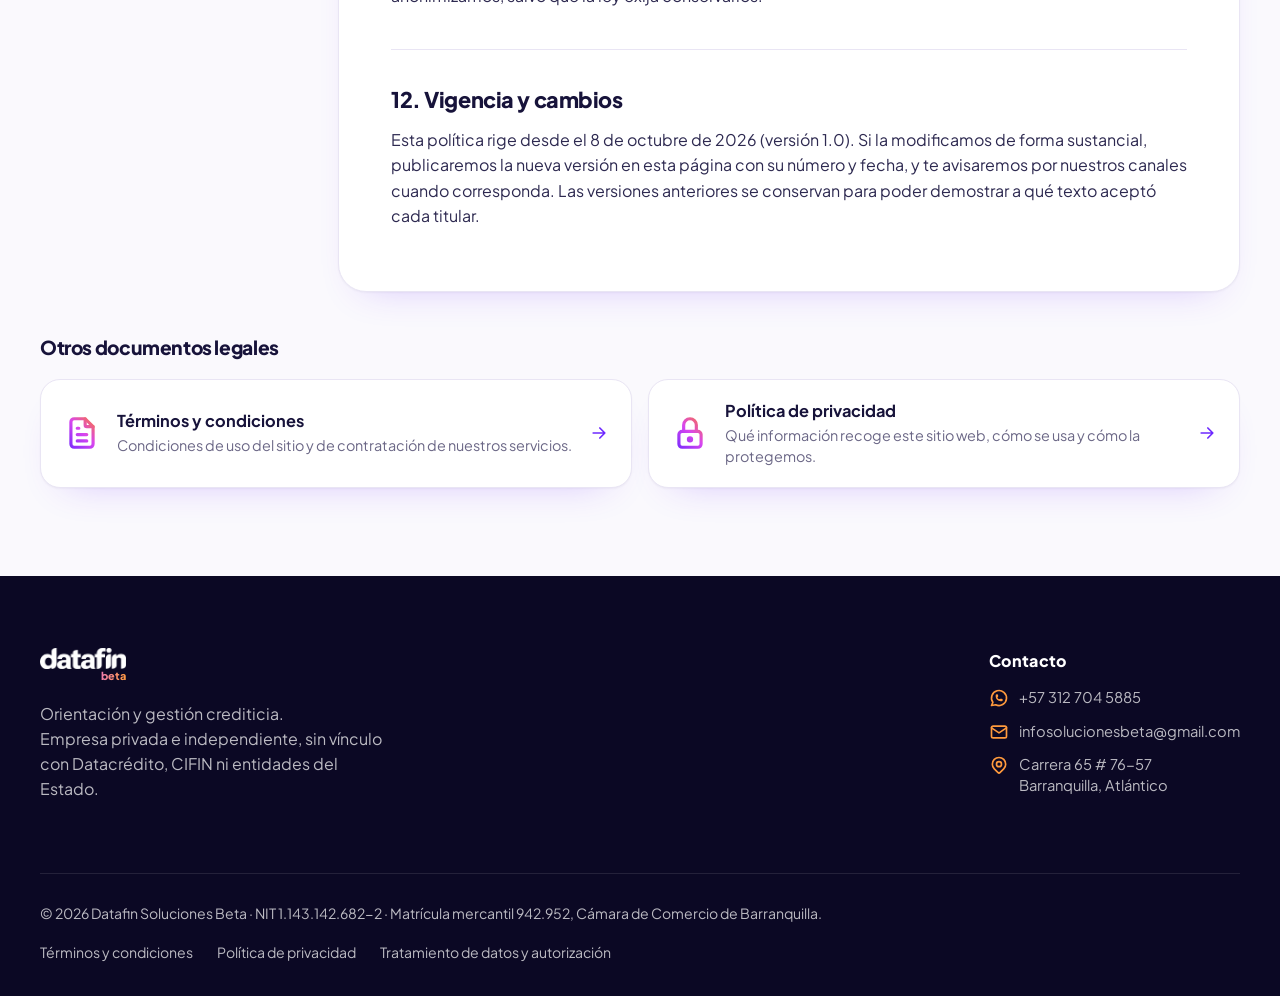
<file: legal/tratamiento-de-datos/index.html>
<!doctype html>
<html lang="es">
<head>
  <meta charset="utf-8">
  <meta name="viewport" content="width=device-width, initial-scale=1">
  <title>Tratamiento de datos y autorización — Datafin Beta</title>
  <meta name="description" content="Política de tratamiento de datos personales de Datafin Beta y texto de la autorización para el tratamiento de datos y la consulta en centrales de riesgo.">
  <meta name="theme-color" content="#0B0824">
  <meta property="og:title" content="Tratamiento de datos y autorización — Datafin Beta">
  <meta property="og:description" content="Política de tratamiento de datos personales de Datafin Beta y texto de la autorización para el tratamiento de datos y la consulta en centrales de riesgo.">
  <meta property="og:type" content="website">
  <meta property="og:site_name" content="Datafin Beta">
  <meta property="og:url" content="https://datafinbeta.com/legal/tratamiento-de-datos/">
  <meta property="og:locale" content="es_CO">
  <link rel="canonical" href="https://datafinbeta.com/legal/tratamiento-de-datos/">
  <link rel="preconnect" href="https://fonts.googleapis.com">
  <link rel="preconnect" href="https://fonts.gstatic.com" crossorigin>
  <link href="https://fonts.googleapis.com/css2?family=Plus+Jakarta+Sans:wght@400;500;600;700;800&display=swap" rel="stylesheet">
  <link rel="icon" href="../../favicon.ico" sizes="any">
  <link rel="icon" type="image/png" sizes="32x32" href="../../favicon-32.png">
  <link rel="apple-touch-icon" href="../../apple-touch-icon.png">
  <link rel="stylesheet" href="../../styles.css">
</head>
<body class="legal-body">
<svg width="0" height="0" style="position:absolute" aria-hidden="true" focusable="false">
  <defs>
    <linearGradient id="dfGrad" gradientUnits="userSpaceOnUse" x1="2" y1="22" x2="22" y2="2">
      <stop offset="0" stop-color="#6D28FF"/><stop offset=".52" stop-color="#D946EF"/><stop offset="1" stop-color="#FF7A21"/>
    </linearGradient>
    <symbol id="i-doc" viewBox="0 0 24 24"><path d="M14 3v4a1 1 0 0 0 1 1h4"/><path d="M17 21H7a2 2 0 0 1-2-2V5a2 2 0 0 1 2-2h7l5 5v11a2 2 0 0 1-2 2z"/><path d="M9 9h1m-1 4h6m-6 4h6"/></symbol>
    <symbol id="i-lock" viewBox="0 0 24 24"><path d="M5 13a2 2 0 0 1 2-2h10a2 2 0 0 1 2 2v6a2 2 0 0 1-2 2H7a2 2 0 0 1-2-2z"/><path d="M11 16a1 1 0 1 0 2 0a1 1 0 0 0-2 0m-3-5V7a4 4 0 1 1 8 0v4"/></symbol>
    <symbol id="i-shield" viewBox="0 0 24 24"><path d="M11.46 20.846A12 12 0 0 1 3.5 6A12 12 0 0 0 12 3a12 12 0 0 0 8.5 3a12 12 0 0 1-.09 7.06M15 19l2 2l4-4"/></symbol>
    <symbol id="i-arrow" viewBox="0 0 24 24"><path d="M5 12h14m-6 6l6-6m-6-6l6 6"/></symbol>
    <symbol id="i-back" viewBox="0 0 24 24"><path d="M5 12h14M5 12l6 6m-6-6l6-6"/></symbol>
    <symbol id="i-print" viewBox="0 0 24 24"><path d="M17 17h2a2 2 0 0 0 2-2v-4a2 2 0 0 0-2-2H5a2 2 0 0 0-2 2v4a2 2 0 0 0 2 2h2"/><path d="M17 9V5a2 2 0 0 0-2-2H9a2 2 0 0 0-2 2v4"/><path d="M7 15a2 2 0 0 1 2-2h6a2 2 0 0 1 2 2v4a2 2 0 0 1-2 2H9a2 2 0 0 1-2-2z"/></symbol>
    <symbol id="i-whatsapp" viewBox="0 0 24 24"><path d="m3 21l1.65-3.8a9 9 0 1 1 3.4 2.9z"/><path d="M9 10a.5.5 0 0 0 1 0V9a.5.5 0 0 0-1 0za5 5 0 0 0 5 5h1a.5.5 0 0 0 0-1h-1a.5.5 0 0 0 0 1"/></symbol>
    <symbol id="i-mail" viewBox="0 0 24 24"><path d="M3 7a2 2 0 0 1 2-2h14a2 2 0 0 1 2 2v10a2 2 0 0 1-2 2H5a2 2 0 0 1-2-2z"/><path d="m3 7l9 6l9-6"/></symbol>
    <symbol id="i-pin" viewBox="0 0 24 24"><path d="M9 11a3 3 0 1 0 6 0a3 3 0 0 0-6 0"/><path d="M17.657 16.657l-4.243 4.243a2 2 0 0 1-2.827 0l-4.244-4.243a8 8 0 1 1 11.314 0"/></symbol>
    <symbol id="i-clock" viewBox="0 0 24 24"><path d="M3 12a9 9 0 1 0 18 0a9 9 0 0 0-18 0"/><path d="M12 7v5l3 3"/></symbol>
  </defs>
</svg>
<a class="skip" href="#contenido">Saltar al contenido</a>
<header class="nav scrolled legal-nav" id="nav">
  <div class="container nav__in">
    <a class="logo" href="../../" aria-label="Datafin Beta, inicio"><img src="../../assets/logo/logo-oficial-blanco.png" alt="datafin" width="720" height="183"><b>beta</b></a>
    <a class="legal-nav__back" href="../../"><svg class="ico ico--flat" aria-hidden="true"><use href="#i-back"/></svg> Volver al sitio</a>
  </div>
</header>
<main id="contenido">
  <div class="legal-top">
    <div class="container">
      <nav class="legal-crumbs" aria-label="Ruta"><a href="../../">Inicio</a><span aria-hidden="true">/</span><a href="../../legal/">Legal</a><span aria-hidden="true">/</span><span aria-current="page">Tratamiento de datos y autorización</span></nav>
      <h1>Tratamiento de datos y autorización</h1>
      <p class="legal-lead">Cómo tratamos tus datos personales y el texto de la autorización que aceptas al hacer tu consulta.</p>
      <ul class="legal-meta">
        <li>Versión 1.0</li>
        <li>Vigente desde el 8 de octubre de 2026</li>
        <li>Primera versión: puede ajustarse</li>
      </ul>
      <button class="btn btn--ghost btn--sm legal-print" type="button" data-print><svg class="ico ico--flat" aria-hidden="true"><use href="#i-print"/></svg> Imprimir o guardar en PDF</button>
    </div>
  </div>
  <div class="container legal-wrap">
    <nav class="legal-toc" aria-label="Contenido de esta página"><p>En esta página</p><ol><li><a href="#responsable">1. Responsable del tratamiento</a></li><li><a href="#marco">2. Marco normativo</a></li><li><a href="#datos">3. Datos que tratamos</a></li><li><a href="#principios">4. Principios que aplicamos</a></li><li><a href="#finalidades">5. Para qué usamos tus datos</a></li><li><a href="#centrales">6. Consulta en centrales de riesgo</a></li><li><a href="#derechos">7. Tus derechos como titular</a></li><li><a href="#procedimiento">8. Cómo ejercer tus derechos: consultas y reclamos</a></li><li><a href="#revocatoria">9. Revocar tu autorización</a></li><li><a href="#terceros">10. Proveedores y entrega de información a terceros</a></li><li><a href="#seguridad">11. Seguridad y conservación</a></li><li><a href="#vigencia">12. Vigencia y cambios</a></li></ol></nav>
    <article class="legal-doc">
      <div class="legal-auth" id="autorizacion">
  <p class="legal-auth__tag">Autorización de tratamiento de datos personales</p>
  <p>Autorizo de manera libre, previa, expresa e informada a <strong>DATAFIN SOLUCIONES BETA</strong> (en adelante, “Datafin Beta”) para que recolecte, almacene, use, consulte, circule y, en general, trate mis datos personales —nombre, número de celular, correo electrónico, documento de identidad, la información de mi caso y la información financiera y crediticia que figure a mi nombre— para las finalidades descritas en la sección 5 de esta política.</p>
  <p>Autorizo de forma expresa que, con mi documento de identidad, Datafin Beta consulte y analice mi información crediticia reportada en las centrales de riesgo (como Datacrédito y CIFIN), a través de las herramientas y medios que utilice para ello, con el fin de elaborar el diagnóstico de mi perfil crediticio y orientarme sobre mi caso.</p>
  <p>Declaro que soy mayor de edad, que los datos que entrego son veraces y que conozco los derechos que tengo como titular y los canales para ejercerlos. Puedo revocar esta autorización en cualquier momento, según lo explicado en la sección 9.</p>
  <p class="legal-auth__how"><strong>Cómo se otorga:</strong> respondiendo <strong>“ACEPTO”</strong> por WhatsApp al mensaje que contiene el enlace a esta página, o por cualquier otro medio escrito que permita consultarla después.</p>
</div>
      <section id="responsable"><h2>1. Responsable del tratamiento</h2><p><strong>DATAFIN SOLUCIONES BETA</strong> (nombre comercial: Datafin Beta), NIT 1.143.142.682-2, matrícula mercantil 942.952 de la Cámara de Comercio de Barranquilla, con domicilio en la Carrera 65 # 76-57, Barranquilla, Atlántico, Colombia.</p><ul><li><strong>Correo:</strong> <a href="mailto:infosolucionesbeta@gmail.com">infosolucionesbeta@gmail.com</a></li><li><strong>WhatsApp:</strong> <a href="https://wa.me/573127045885" target="_blank" rel="noopener">+57 312 704 5885</a></li><li><strong>Dirección:</strong> Carrera 65 # 76-57, Barranquilla, Atlántico</li><li><strong>Atención presencial:</strong> lunes a viernes, de 9:00 a. m. a 5:00 p. m., únicamente con cita previa.</li></ul>
  <p>Datafin Beta actúa como <strong>responsable</strong> del tratamiento de los datos personales que recibe de sus clientes y de las personas que solicitan información.</p></section><section id="marco"><h2>2. Marco normativo</h2><p>Esta política se rige por el artículo 15 de la Constitución Política de Colombia, la Ley 1581 de 2012 y sus normas reglamentarias (Decreto 1377 de 2013, compilado en el Decreto 1074 de 2015), y por la Ley 1266 de 2008 en lo relacionado con la información financiera, crediticia y comercial. La autoridad de control es la Superintendencia de Industria y Comercio (SIC).</p></section><section id="datos"><h2>3. Datos que tratamos</h2><ul>
    <li><strong>Identificación y contacto:</strong> nombre completo, número de celular o WhatsApp, correo electrónico, ciudad.</li>
    <li><strong>Documento de identidad:</strong> la foto legible del frente del documento, que solicitamos <strong>por WhatsApp y solo después de tu autorización</strong>. No pedimos el documento por formularios del sitio web.</li>
    <li><strong>Información financiera y crediticia:</strong> el historial y los reportes que figuren a tu nombre en las centrales de riesgo y, cuando aplique, la información de comparendos de tránsito.</li>
    <li><strong>Información de tu caso:</strong> servicio de interés, entidades u obligaciones relacionadas, soportes que aportes (paz y salvos, certificaciones, comunicaciones de entidades), notas de las llamadas y el estado de tu proceso.</li>
    <li><strong>Estado de tu proceso:</strong> etapa, próximo paso y fechas, que puedes consultar en el sitio con tu número de proceso y tu código de seguridad.</li>
    <li><strong>Información de pago:</strong> comprobantes que nos envíes para confirmar un pago.</li>
    <li><strong>Comunicaciones:</strong> mensajes, llamadas y correos que intercambies con nosotros.</li>
  </ul>
  <p><strong>Datos sensibles.</strong> No solicitamos datos sensibles (por ejemplo, salud, origen racial, orientación política, religiosa o datos biométricos). Si nos envías alguno por error, no lo usaremos para ninguna finalidad. <strong>Menores de edad.</strong> Nuestros servicios son para mayores de edad y no tratamos datos de niños, niñas ni adolescentes.</p></section><section id="principios"><h2>4. Principios que aplicamos</h2><p>Tratamos tus datos con base en los principios de legalidad, finalidad, libertad, veracidad o calidad, transparencia, acceso y circulación restringida, seguridad y confidencialidad.</p></section><section id="finalidades"><h2>5. Para qué usamos tus datos</h2><ul>
    <li>Contactarte y atender tu solicitud por WhatsApp, llamada o correo.</li>
    <li>Verificar tu identidad.</li>
    <li>Consultar y analizar tu información en las centrales de riesgo para elaborar el diagnóstico de tu perfil crediticio y orientarte.</li>
    <li>Evaluar la viabilidad de tu caso y, si decides contratarlo, gestionarlo ante las entidades competentes (por ejemplo, reportes negativos, castigos de permanencia o comparendos).</li>
    <li>Elaborar cotizaciones y acuerdos, y gestionar y confirmar pagos.</li>
    <li>Llevar el registro y seguimiento de tu caso en nuestro sistema de gestión de clientes (CRM): etapa, llamadas programadas, notas y asesora asignada.</li>
    <li>Informarte avances, recordatorios y novedades de tu proceso.</li>
    <li>Atender consultas, peticiones, quejas y reclamos.</li>
    <li>Cumplir obligaciones legales, contables y tributarias, y responder requerimientos de autoridades.</li>
    <li>Mejorar nuestros servicios con estadísticas internas que no te identifican.</li>
  </ul>
  <p>No te enviaremos publicidad que no hayas solicitado. Si en el futuro lo hacemos, te pediremos una autorización aparte y podrás darte de baja cuando quieras.</p></section><section id="centrales"><h2>6. Consulta en centrales de riesgo</h2><p>Para elaborar tu diagnóstico necesitamos consultar la información crediticia que figura a tu nombre. Por eso la autorización de esta página incluye de forma expresa esa consulta. No consultamos el historial de otra persona sin su propia autorización.</p>
  <p>Datafin Beta es una empresa privada e independiente, <strong>sin vínculo con Datacrédito, CIFIN ni con entidades del Estado</strong>.</p></section><section id="derechos"><h2>7. Tus derechos como titular</h2><ul>
    <li>Conocer, actualizar y rectificar tus datos personales.</li>
    <li>Solicitar prueba de la autorización que nos diste.</li>
    <li>Ser informado, previa solicitud, del uso que se ha dado a tus datos.</li>
    <li>Presentar quejas ante la Superintendencia de Industria y Comercio por infracciones a la ley.</li>
    <li>Revocar la autorización y/o solicitar la supresión de tus datos, cuando no se respeten los principios, derechos y garantías legales, o cuando no exista un deber legal o contractual de conservarlos.</li>
    <li>Acceder de forma gratuita a tus datos personales que hayan sido objeto de tratamiento.</li>
  </ul></section><section id="procedimiento"><h2>8. Cómo ejercer tus derechos: consultas y reclamos</h2><p>Escribe a <a href="mailto:infosolucionesbeta@gmail.com">infosolucionesbeta@gmail.com</a> o por WhatsApp al <a href="https://wa.me/573127045885" target="_blank" rel="noopener">+57 312 704 5885</a>. Indica tu nombre, tu documento, el número de celular con el que nos contactaste y qué solicitas (consultar, actualizar, rectificar, suprimir o revocar).</p>
  <ul>
    <li><strong>Consultas:</strong> las respondemos en un máximo de diez (10) días hábiles. Si no podemos hacerlo en ese plazo, te avisamos el motivo y la nueva fecha, que no superará cinco (5) días hábiles adicionales.</li>
    <li><strong>Reclamos</strong> (para corregir, actualizar o suprimir datos): los respondemos en un máximo de quince (15) días hábiles. Si necesitamos más tiempo, te avisamos, y no superará ocho (8) días hábiles adicionales. Si tu reclamo está incompleto, te pediremos que lo completes dentro de los cinco (5) días siguientes.</li>
  </ul>
  <p>Si no estás conforme con la respuesta, puedes acudir a la Superintendencia de Industria y Comercio.</p></section><section id="revocatoria"><h2>9. Revocar tu autorización</h2><p>Puedes revocar tu autorización o pedir la supresión de tus datos en cualquier momento por los canales de la sección 8. La revocatoria no procede cuando la ley o un acuerdo vigente nos obliga a conservar la información, ni afecta el tratamiento ya realizado de forma legítima. Al revocar, dejaremos de usar tus datos para las finalidades que no tengan sustento legal.</p></section><section id="terceros"><h2>10. Proveedores y entrega de información a terceros</h2><p>No vendemos ni alquilamos tus datos. Para operar usamos proveedores tecnológicos que los procesan por nuestra cuenta como encargados (por ejemplo, mensajería como WhatsApp, almacenamiento y hojas de cálculo en la nube, alojamiento y seguridad web, y herramientas de medición si las aceptas). Algunos pueden estar fuera de Colombia, por lo que tus datos pueden transmitirse a otros países; en esos casos exigimos medidas de seguridad y confidencialidad.</p>
  <p>Solo compartimos información con las entidades ante las cuales gestionemos tu caso cuando sea necesario para tu solicitud, y con las autoridades que la ley indique.</p></section><section id="seguridad"><h2>11. Seguridad y conservación</h2><p>Aplicamos medidas técnicas, humanas y administrativas razonables para proteger tus datos: acceso limitado al equipo de asesoras, cuentas protegidas y registros internos sin números de documento. Ningún sistema es infalible, pero trabajamos para reducir los riesgos.</p>
  <p>Conservamos tus datos durante la relación contigo y el tiempo necesario para cumplir las finalidades de esta política y nuestras obligaciones legales, contables y de defensa. Después los suprimimos o anonimizamos, salvo que la ley exija conservarlos.</p></section><section id="vigencia"><h2>12. Vigencia y cambios</h2><p>Esta política rige desde el 8 de octubre de 2026 (versión 1.0). Si la modificamos de forma sustancial, publicaremos la nueva versión en esta página con su número y fecha, y te avisaremos por nuestros canales cuando corresponda. Las versiones anteriores se conservan para poder demostrar a qué texto aceptó cada titular.</p></section>
    </article>
  </div>
  <div class="container legal-after"><aside class="legal-more" aria-label="Otros documentos legales"><h2>Otros documentos legales</h2><div class="legal-cards"><a class="legal-card" href="../../legal/terminos-y-condiciones/"><svg class="ico ico--lg" aria-hidden="true"><use href="#i-doc"/></svg><div><strong>Términos y condiciones</strong><span>Condiciones de uso del sitio y de contratación de nuestros servicios.</span></div><svg class="ico ico--flat legal-card__go" aria-hidden="true"><use href="#i-arrow"/></svg></a><a class="legal-card" href="../../legal/politica-de-privacidad/"><svg class="ico ico--lg" aria-hidden="true"><use href="#i-lock"/></svg><div><strong>Política de privacidad</strong><span>Qué información recoge este sitio web, cómo se usa y cómo la protegemos.</span></div><svg class="ico ico--flat legal-card__go" aria-hidden="true"><use href="#i-arrow"/></svg></a></div></aside></div>
</main>
<footer class="footer legal-footer">
  <div class="container">
    <div class="footer__top">
      <div class="footer__brand">
        <a class="logo" href="../../" aria-label="Datafin Beta, inicio"><img src="../../assets/logo/logo-oficial-blanco.png" alt="datafin" width="720" height="183"><b>beta</b></a>
        <p>Orientación y gestión crediticia.<br>Empresa privada e independiente, sin vínculo con Datacrédito, CIFIN ni entidades del Estado.</p>
      </div>
      <address class="footer__contact">
        <p class="footer__h">Contacto</p>
        <ul>
          <li><svg class="ico ico--flat" aria-hidden="true"><use href="#i-whatsapp"/></svg><a href="https://wa.me/573127045885" target="_blank" rel="noopener">+57 312 704 5885</a></li>
          <li><svg class="ico ico--flat" aria-hidden="true"><use href="#i-mail"/></svg><a href="mailto:infosolucionesbeta@gmail.com">infosolucionesbeta@gmail.com</a></li>
          <li><svg class="ico ico--flat" aria-hidden="true"><use href="#i-pin"/></svg><span>Carrera 65 # 76-57<br>Barranquilla, Atlántico</span></li>
        </ul>
      </address>
    </div>
    <div class="footer__bottom">
      <p>© 2026 Datafin Soluciones Beta · NIT 1.143.142.682-2 · Matrícula mercantil 942.952, Cámara de Comercio de Barranquilla.</p>
      <ul><li><a href="../../legal/terminos-y-condiciones/">Términos y condiciones</a></li><li><a href="../../legal/politica-de-privacidad/">Política de privacidad</a></li><li><a href="../../legal/tratamiento-de-datos/">Tratamiento de datos y autorización</a></li></ul>
    </div>
  </div>
</footer>
<script src="../legal.js"></script>
</body>
</html>
</file>
<file: styles.css>
/* ==========================================================
   Datafin Beta — landing
   Fintech moderna + asesoría humana + confianza legal
   ========================================================== */
:root {
  --navy: #0B0824;
  --navy-2: #15103D;
  --purple: #6D28FF;
  --violet: #9B2CFF;
  --magenta: #D946EF;
  --orange: #FF7A21;
  --orange-soft: #FF9A3D;
  --ink: #17133A;
  --muted: #6B6786;          /* ajustado para ≥4.5:1 sobre blanco y surface */
  --surface: #FAF9FD;
  --white: #fff;
  --line: #E9E5F4;

  --grad: linear-gradient(100deg, #6D28FF 0%, #D946EF 55%, #FF7A21 100%);
  --grad-dark: linear-gradient(100deg, #9B7BFF 0%, #E86CF6 52%, #FF9A3D 100%);
  --grad-btn: linear-gradient(100deg, #6D28FF 0%, #9B2CFF 55%, #C23BEB 100%);

  --r-sm: 12px; --r-md: 20px; --r-lg: 28px; --r-xl: 36px;
  --shadow-soft: 0 18px 50px -24px rgba(23, 19, 58, .28);
  --shadow-card: 0 1px 2px rgba(23, 19, 58, .04), 0 18px 40px -26px rgba(109, 40, 255, .30);
  --nav-h: 76px;
  --font: "Plus Jakarta Sans", system-ui, -apple-system, "Segoe UI", Roboto, sans-serif;
}

*, *::before, *::after { box-sizing: border-box; }
html { scroll-behavior: smooth; scroll-padding-top: calc(var(--nav-h) + 12px); -webkit-text-size-adjust: 100%; }
body { margin: 0; font-family: var(--font); font-size: 1rem; line-height: 1.6; color: var(--ink); background: var(--white); -webkit-font-smoothing: antialiased; }
img, svg { display: block; max-width: 100%; }
a { color: inherit; text-decoration: none; }
button { font: inherit; color: inherit; cursor: pointer; }
ul, ol { list-style: none; margin: 0; padding: 0; }
h1, h2, h3, p, figure, blockquote { margin: 0; }
:focus-visible { outline: 3px solid var(--magenta); outline-offset: 3px; border-radius: 6px; }

.container { width: min(1200px, 100% - 48px); margin-inline: auto; }
.skip { position: absolute; left: 12px; top: -60px; background: var(--white); color: var(--ink); padding: 10px 16px; border-radius: 10px; z-index: 100; }
.skip:focus { top: 12px; }

/* ---------- Utilidades ---------- */
.grad-text { background: var(--grad); -webkit-background-clip: text; background-clip: text; color: transparent; -webkit-text-fill-color: transparent; }
.hero .grad-text, .results .grad-text, .advisor .grad-text { background-image: var(--grad-dark); }
.muted { color: var(--muted); }
.eyebrow { font-size: .78rem; font-weight: 700; letter-spacing: .16em; text-transform: uppercase; color: var(--orange-soft); }
.kicker { font-size: .8rem; font-weight: 700; letter-spacing: .14em; text-transform: uppercase; color: var(--purple); margin-bottom: 10px; }

/* Iconos Tabler outline: trazo en degradado, sin contenedor */
.ico { width: 24px; height: 24px; flex: none; fill: none; stroke: url(#dfGrad); stroke-width: 2; stroke-linecap: round; stroke-linejoin: round; }
.ico--flat { stroke: currentColor; }
.ico--lg { width: 38px; height: 38px; }
.ico--xl { width: 64px; height: 64px; }
.ico--fill { fill: url(#dfGrad); width: 20px; height: 20px; }

/* ---------- Botones ---------- */
.btn { display: inline-flex; align-items: center; justify-content: center; gap: 10px; border: 0; border-radius: 999px; font-weight: 700; line-height: 1; white-space: nowrap; transition: transform .2s ease, box-shadow .2s ease, background .2s ease, border-color .2s ease; }
.btn .ico { width: 20px; height: 20px; transition: transform .2s ease; }
.btn:hover .ico--flat { transform: translateX(3px); }
.btn--sm { padding: 12px 20px; font-size: .92rem; }
.btn--lg { padding: 18px 30px; font-size: 1.02rem; }
.btn--block { width: 100%; }
.btn--primary { color: #fff; background: var(--grad-btn); box-shadow: 0 12px 30px -12px rgba(109, 40, 255, .65); }
.btn--primary:hover { transform: translateY(-2px); box-shadow: 0 18px 36px -12px rgba(109, 40, 255, .75); }
.btn--ghost { color: #fff; background: rgba(255, 255, 255, .06); border: 1.5px solid rgba(255, 255, 255, .28); backdrop-filter: blur(6px); }
.btn--ghost:hover { background: rgba(255, 255, 255, .12); border-color: rgba(255, 255, 255, .5); transform: translateY(-2px); }
.link-arrow { display: inline-flex; align-items: center; gap: 8px; font-weight: 700; color: var(--purple); }
.link-arrow .ico { width: 18px; height: 18px; transition: transform .2s; }
.link-arrow:hover .ico { transform: translateX(4px); }

/* ---------- Reveal: ahora vive en motion.css ---------- */

/* ---------- Navbar ---------- */
.nav { position: fixed; inset: 0 0 auto 0; height: var(--nav-h); z-index: 50; color: #fff; transition: background .3s ease, box-shadow .3s ease, backdrop-filter .3s; }
.nav.scrolled { background: rgba(11, 8, 36, .86); backdrop-filter: blur(14px); box-shadow: 0 1px 0 rgba(255, 255, 255, .06); }
.nav__in { height: 100%; display: flex; align-items: center; gap: 28px; }
.logo { font-size: 1.45rem; font-weight: 800; letter-spacing: -.04em; line-height: 1; }
.logo { display: inline-block; }
.logo img { display: block; height: .8em; width: auto; }
.logo b { display: block; margin-top: .12em; text-align: right; font-size: .4em; font-weight: 800; letter-spacing: 0; line-height: 1; background: var(--grad-dark); -webkit-background-clip: text; background-clip: text; color: transparent; }
.nav__links { display: flex; align-items: center; gap: 30px; margin-inline: auto; font-size: .93rem; font-weight: 600; }
.nav__links a { color: rgba(255, 255, 255, .82); transition: color .2s; position: relative; }
.nav__links a:hover { color: #fff; }
.nav__cta-mobile, .nav__toggle { display: none; }
.nav__toggle { margin-left: auto; width: 44px; height: 44px; background: transparent; border: 0; color: #fff; place-items: center; }

/* ---------- Hero ---------- */
.hero { position: relative; isolation: isolate; color: #fff; background: var(--navy); padding: calc(var(--nav-h) + 56px) 0 150px; overflow: hidden; }
.hero::before { content: ""; position: absolute; inset: 0; z-index: -1; background: linear-gradient(90deg, rgba(11, 8, 36, .92) 0%, rgba(11, 8, 36, .66) 42%, rgba(11, 8, 36, .1) 78%), linear-gradient(0deg, rgba(11, 8, 36, .5), transparent 35%); }
.hero__in { display: grid; grid-template-columns: 1.05fr .95fr; align-items: center; gap: 24px; min-height: 520px; }
.hero__copy { max-width: 700px; }
.hero h1 { margin-top: 18px; font-size: clamp(2.5rem, 4.6vw, 4.1rem); line-height: 1.05; font-weight: 800; letter-spacing: -.035em; }
.hero h1 .ln { display: block; }
h1, h2 { text-wrap: balance; }
.hero__lead { margin-top: 24px; max-width: 30em; font-size: 1.15rem; color: rgba(255, 255, 255, .8); }
.hero__ctas { display: flex; flex-wrap: wrap; gap: 14px; margin-top: 34px; }
.hero__trust { display: grid; grid-template-columns: repeat(2, auto); justify-content: start; gap: 14px 34px; margin-top: 38px; font-size: .9rem; font-weight: 600; color: rgba(255, 255, 255, .85); }
.hero__trust li { display: flex; align-items: center; gap: 10px; }
.hero__trust .ico { width: 22px; height: 22px; }

/* Slots de fotografía real (assets/equipo.* y assets/asesora.*) */
.photo-slot { position: relative; }
.photo-slot img { width: 100%; height: 100%; object-fit: contain; object-position: bottom center; }
.photo-slot .ph { position: absolute; inset: 0; display: grid; place-content: center; justify-items: center; gap: 12px; text-align: center; padding: 24px; border: 1.5px dashed rgba(255, 255, 255, .26); border-radius: var(--r-xl); background: radial-gradient(120% 90% at 50% 100%, rgba(217, 70, 239, .16), transparent 60%), rgba(255, 255, 255, .04); color: rgba(255, 255, 255, .7); font-size: .85rem; font-weight: 600; }
.photo-slot .ph small { display: block; font-weight: 500; opacity: .75; }
.photo-slot.loaded .ph { display: none; }
.hero__photo { height: 624px; align-self: end; }
.hero__photo img { -webkit-mask-image: linear-gradient(180deg, #000 82%, transparent); mask-image: linear-gradient(180deg, #000 82%, transparent); }

/* ---------- Métricas ---------- */
.metrics-wrap { position: relative; z-index: 3; margin-top: -78px; }
.metrics { display: grid; grid-template-columns: repeat(4, 1fr); background: var(--white); border: 1px solid var(--line); border-radius: var(--r-lg); box-shadow: var(--shadow-soft); padding: 30px 12px; }
.metrics li { display: flex; align-items: center; gap: 16px; padding: 4px 26px; }
.metrics li + li { border-left: 1px solid var(--line); }
.metrics strong { display: block; font-size: 1.6rem; line-height: 1.1; font-weight: 800; letter-spacing: -.03em; }
.metrics span { display: block; font-size: .9rem; color: var(--muted); line-height: 1.3; margin-top: 2px; }

/* ---------- Secciones ---------- */
.section { padding: 112px 0; }
.section--tint { background: var(--surface); }
.section--tight { padding: 40px 0 112px; }
.section__head h2 { font-size: clamp(1.9rem, 3.4vw, 2.7rem); line-height: 1.12; font-weight: 800; letter-spacing: -.03em; }
.section__head p.muted { margin-top: 14px; font-size: 1.08rem; }
.section__head--center { text-align: center; max-width: 640px; margin: 0 auto 64px; }
.section__head--split { display: flex; align-items: flex-end; justify-content: space-between; gap: 24px; margin-bottom: 48px; }

/* ---------- Cómo funciona ---------- */
.steps { --gap: 32px; display: grid; grid-template-columns: repeat(4, 1fr); gap: var(--gap); }
.step__rail { position: relative; height: 14px; margin-bottom: 30px; }
.step__rail::before { content: ""; position: absolute; left: 0; top: 0; width: 14px; height: 14px; border-radius: 50%; background: var(--c1); box-shadow: 0 0 0 6px color-mix(in srgb, var(--c1) 16%, transparent); z-index: 2; }
.step__rail::after, .step__rail i { content: ""; position: absolute; left: 14px; right: calc(var(--gap) * -1); top: 6px; height: 2px; border-radius: 2px; }
.step__rail::after { background: var(--line); }
.step__rail i { background: linear-gradient(90deg, var(--c1), var(--c2)); transform: scaleX(var(--f, 1)); transform-origin: left; z-index: 1; }
.step:last-child .step__rail::after, .step:last-child .step__rail i { display: none; }
.step__num { display: inline-block; font-size: 3.4rem; line-height: 1; font-weight: 800; letter-spacing: -.04em; }
.step h3 { margin-top: 14px; font-size: 1.25rem; font-weight: 800; letter-spacing: -.02em; }
.step p { margin-top: 10px; color: var(--muted); max-width: 22em; }

/* ---------- Resultados ---------- */
.results { position: relative; isolation: isolate; color: #fff; background: radial-gradient(60% 80% at 88% 100%, rgba(255, 122, 33, .28), transparent 60%), radial-gradient(70% 90% at 70% 40%, rgba(217, 70, 239, .26), transparent 65%), radial-gradient(60% 70% at 0% 0%, rgba(109, 40, 255, .35), transparent 60%), var(--navy); overflow: clip; }
.results__in { display: grid; grid-template-columns: 1.1fr .9fr; align-items: end; gap: 32px; padding-block: 64px 0; }
.results__copy { padding-bottom: 64px; }
.results h2 { margin-top: 14px; font-size: clamp(2rem, 3.8vw, 3.1rem); line-height: 1.08; font-weight: 800; letter-spacing: -.03em; max-width: 14em; }
.results__lead { margin-top: 14px; font-size: 1.12rem; color: rgba(255, 255, 255, .78); max-width: 28em; }
.results__stats { display: grid; grid-template-columns: repeat(2, 1fr); gap: 26px 28px; margin-top: 34px; max-width: 520px; }
.results__stats li { display: grid; gap: 2px; }
.results__stats .ico { margin-bottom: 8px; }
.results__stats strong { font-size: 2rem; font-weight: 800; letter-spacing: -.035em; line-height: 1.1; }
.results__stats span { color: rgba(255, 255, 255, .72); font-size: .95rem; }
.results__photo { height: 480px; }
.results__photo img { -webkit-mask-image: linear-gradient(90deg, transparent, #000 14%); mask-image: linear-gradient(90deg, transparent, #000 14%); }
.results__photo .ph { border-radius: var(--r-xl) var(--r-xl) 0 0; border-bottom: 0; }

/* ---------- Servicios ---------- */
.services { display: grid; grid-template-columns: repeat(6, 1fr); gap: 24px; }
.card { grid-column: span 2; position: relative; display: flex; flex-direction: column; padding: 26px 26px 24px; background: var(--white); border: 1px solid var(--line); border-radius: var(--r-lg); box-shadow: var(--shadow-card); transition: transform .3s ease, box-shadow .3s ease, border-color .3s ease; }
.card:nth-child(n+4) { grid-column: span 3; }
.card:hover { transform: translateY(-6px); border-color: #D9CFF7; box-shadow: 0 2px 4px rgba(23, 19, 58, .05), 0 30px 56px -26px rgba(109, 40, 255, .42); }
.card__ill { height: 176px; margin: -4px -6px 14px; }
.card__ill svg { width: 100%; height: 100%; transition: transform .45s cubic-bezier(.2, .7, .2, 1); }
.card:hover .card__ill svg { transform: translateY(-4px) scale(1.03); }
.card__num { font-size: .8rem; font-weight: 800; letter-spacing: .14em; color: var(--purple); }
.card h3 { margin-top: 8px; font-size: 1.18rem; line-height: 1.28; font-weight: 800; letter-spacing: -.02em; }
.card p { margin-top: 10px; color: var(--muted); font-size: .97rem; }
.card__more { display: flex; align-items: center; justify-content: space-between; margin-top: auto; padding-top: 22px; font-weight: 700; font-size: .95rem; color: var(--ink); }
.card__go { display: grid; place-items: center; width: 42px; height: 42px; border-radius: 50%; background: var(--purple); color: #fff; font-style: normal; box-shadow: 0 10px 20px -8px rgba(109, 40, 255, .6); transition: transform .25s ease, background .25s ease; }
.card__go .ico { width: 18px; height: 18px; }
.card:hover .card__go { transform: translateX(4px); background: var(--violet); }

/* Escritorio: los 5 servicios en una sola fila, tarjetas compactas */
@media (min-width: 1041px) {
  #servicios { padding-block: 88px; }
  #servicios .section__head--split { margin-bottom: 36px; }
  .services { grid-template-columns: repeat(5, minmax(0, 1fr)); gap: 18px; }
  .card, .card:nth-child(n+4) { grid-column: auto; padding: 20px 20px 20px; border-radius: var(--r-md); }
  .card__ill { height: 128px; margin: -2px -8px 10px; }
  .card__num { font-size: .72rem; }
  .card h3 { margin-top: 6px; font-size: 1rem; line-height: 1.28; }
  .card p { margin-top: 8px; font-size: .88rem; line-height: 1.5; }
  .card__more { padding-top: 18px; font-size: .9rem; }
  .card__go { width: 38px; height: 38px; }
}

/* ---------- Banner de asesoría ---------- */
.advisor { position: relative; min-height: 440px; border-radius: var(--r-xl); color: #fff; display: grid; grid-template-columns: 1fr; align-items: center; padding: 56px 64px; }
.advisor__bg { position: absolute; inset: 0; border-radius: inherit; overflow: hidden; background: var(--navy) url("assets/banner-asesoria.webp") center / cover no-repeat; box-shadow: var(--shadow-soft); }
.advisor__bg::after { content: ""; position: absolute; inset: 0; background: linear-gradient(90deg, rgba(11, 8, 36, .94) 0%, rgba(21, 16, 61, .78) 52%, rgba(21, 16, 61, .25) 100%); }
.advisor__copy { position: relative; z-index: 2; max-width: 560px; }
.advisor h2 { margin-top: 12px; font-size: clamp(1.8rem, 3vw, 2.5rem); line-height: 1.1; font-weight: 800; letter-spacing: -.03em; }
.advisor__lead { margin: 12px 0 24px; color: rgba(255, 255, 255, .8); font-size: 1.08rem; max-width: 26em; }
@media (min-width: 1041px) {
  .results__in { min-height: 620px; }
  .section--tight { padding: 0; }
  .section--tight .container { width: 100%; max-width: none; }
  /* Franja a sangre como Resultados: texto a la rejilla de 1200 px, misma tipografía y resplandores */
  .advisor { --edge: max(24px, calc((100% - 1200px) / 2)); min-height: 0; border-radius: 0; overflow: hidden; padding: 64px var(--edge); }
  .advisor__bg { box-shadow: none; }
  .advisor__bg::after { background: radial-gradient(60% 80% at 88% 100%, rgba(255, 122, 33, .28), transparent 60%), radial-gradient(70% 90% at 70% 40%, rgba(217, 70, 239, .26), transparent 65%), linear-gradient(90deg, rgba(11, 8, 36, .94) 0%, rgba(21, 16, 61, .74) 52%, rgba(21, 16, 61, .2) 100%); }
  .advisor__copy { max-width: none; }
  .advisor h2 { margin-top: 14px; font-size: clamp(2rem, 3.8vw, 3.1rem); line-height: 1.08; max-width: 14em; }
  .advisor__lead { margin: 14px 0 26px; font-size: 1.12rem; color: rgba(255, 255, 255, .78); max-width: 28em; }
}

/* ---------- Testimonios ---------- */
.testi { display: grid; grid-template-columns: repeat(3, 1fr); gap: 24px; }
.tcard { display: flex; flex-direction: column; gap: 20px; padding: 30px; background: var(--white); border: 1px solid var(--line); border-radius: var(--r-lg); box-shadow: var(--shadow-card); }
.stars { display: flex; gap: 3px; }
.tcard blockquote { font-size: 1.05rem; line-height: 1.65; color: var(--ink); }
.tcard figcaption { display: flex; align-items: center; gap: 14px; margin-top: auto; padding-top: 20px; border-top: 1px solid var(--line); }
.avatar { display: grid; place-items: center; width: 46px; height: 46px; border-radius: 50%; background: var(--navy-2); color: #fff; font-weight: 800; font-size: .85rem; letter-spacing: .04em; }
.tcard strong { display: block; font-size: .98rem; }
.tcard small { display: flex; align-items: center; gap: 5px; color: var(--muted); font-size: .82rem; font-weight: 600; }
.tcard small .ico { width: 15px; height: 15px; }

/* ---------- FAQ ---------- */
.faq { display: grid; grid-template-columns: 1fr 1fr; gap: 0 56px; align-items: start; }
.qa { border-bottom: 1px solid var(--line); }
.qa summary { display: flex; align-items: center; justify-content: space-between; gap: 20px; padding: 22px 0; font-weight: 700; font-size: 1.04rem; cursor: pointer; list-style: none; transition: color .2s; }
.qa summary::-webkit-details-marker { display: none; }
.qa summary:hover { color: var(--purple); }
.qa summary .ico { transition: transform .3s ease; }
.qa[open] summary .ico { transform: rotate(45deg); }
.qa p { padding: 0 44px 24px 0; color: var(--muted); }
.qa[open] p { animation: fadeDown .35s ease; }
@keyframes fadeDown { from { opacity: 0; transform: translateY(-6px); } to { opacity: 1; transform: none; } }

/* ---------- Footer ---------- */
.footer { background: var(--navy); color: rgba(255, 255, 255, .72); padding: 72px 0 32px; }
.footer .logo { color: #fff; font-size: 1.7rem; }
.footer__top { display: flex; justify-content: space-between; gap: 48px; flex-wrap: wrap; padding-bottom: 48px; border-bottom: 1px solid rgba(255, 255, 255, .1); }
.footer__brand p { margin: 16px 0 24px; max-width: 22em; line-height: 1.55; }
.social { display: flex; gap: 10px; }
.social a { display: grid; place-items: center; width: 44px; height: 44px; border-radius: 50%; border: 1px solid rgba(255, 255, 255, .18); color: #fff; transition: background .2s, border-color .2s, transform .2s; }
.social a:hover { background: rgba(255, 255, 255, .08); border-color: rgba(255, 255, 255, .45); transform: translateY(-2px); }
.footer__nav { display: grid; grid-template-columns: repeat(2, auto); gap: 14px 56px; align-content: start; font-weight: 600; }
.footer__nav a:hover, .footer__bottom a:hover { color: #fff; }
.footer__h { margin-bottom: 14px; color: #fff; font-weight: 800; letter-spacing: .02em; }
.footer__contact { font-style: normal; max-width: 21em; }
.footer__contact ul { display: grid; gap: 12px; }
.footer__contact li { display: flex; align-items: flex-start; gap: 10px; line-height: 1.45; font-size: .92rem; }
.footer__contact .ico { width: 20px; height: 20px; flex: none; margin-top: 1px; color: var(--orange-soft); }
.footer__contact a { overflow-wrap: anywhere; }
.footer__contact a:hover { color: #fff; }
.footer__bottom { display: flex; justify-content: space-between; gap: 16px 32px; flex-wrap: wrap; padding-top: 28px; font-size: .88rem; }
.footer__bottom ul { display: flex; gap: 8px 24px; flex-wrap: wrap; }

/* ---------- Modal ---------- */
.modal { width: min(520px, 100% - 32px); border: 0; border-radius: var(--r-lg); padding: 0; color: var(--ink); box-shadow: 0 40px 90px -20px rgba(11, 8, 36, .55); overflow: visible; }
.modal::backdrop { background: rgba(11, 8, 36, .66); backdrop-filter: blur(4px); }
.modal[open] { animation: pop .3s cubic-bezier(.2, .8, .2, 1); }
@keyframes pop { from { opacity: 0; transform: translateY(14px) scale(.98); } to { opacity: 1; transform: none; } }
.modal__close-form { position: absolute; top: 14px; right: 14px; margin: 0; }
.modal__close { width: 40px; height: 40px; display: grid; place-items: center; border: 0; background: var(--surface); border-radius: 50%; color: var(--ink); }
.modal__body { padding: 40px 36px 34px; }
.modal h2 { font-size: 1.7rem; font-weight: 800; letter-spacing: -.03em; line-height: 1.15; }
.modal .muted { margin-top: 8px; font-size: .95rem; }
.modal form#caseForm { display: grid; gap: 16px; margin-top: 24px; }
.modal label { display: grid; gap: 6px; font-size: .86rem; font-weight: 700; }
.modal input[type=text], .modal input[type=tel], .modal input[type=password], .modal select { width: 100%; padding: 14px 16px; font: inherit; font-weight: 500; color: var(--ink); background: var(--surface); border: 1.5px solid var(--line); border-radius: var(--r-sm); transition: border-color .2s, box-shadow .2s; }
.modal input:focus, .modal select:focus { outline: 0; border-color: var(--purple); box-shadow: 0 0 0 4px rgba(109, 40, 255, .14); }
.modal .check { display: flex; align-items: flex-start; gap: 10px; font-weight: 500; font-size: .84rem; color: var(--muted); line-height: 1.45; }
.modal .check input { margin-top: 3px; width: 18px; height: 18px; accent-color: var(--purple); flex: none; }
.modal .check a { color: var(--purple); text-decoration: underline; }
.form-error { color: #C0262D; font-size: .86rem; font-weight: 600; }
.modal__done { text-align: center; display: grid; justify-items: center; gap: 14px; padding-block: 56px; }
.modal__body[hidden] { display: none; }

/* ==========================================================
   Responsive
   ========================================================== */
@media (max-width: 1040px) {
  .nav__links { gap: 20px; }
  .hero__in { gap: 16px; }
  .hero__photo { height: 500px; }
  .metrics { grid-template-columns: repeat(2, 1fr); row-gap: 24px; }
  .metrics li:nth-child(3) { border-left: 0; }
  .results__in { grid-template-columns: 1fr; padding-bottom: 0; }
  .results__photo { height: 420px; max-width: 520px; width: 100%; margin-inline: auto; }
  .services { grid-template-columns: repeat(2, 1fr); }
  .card, .card:nth-child(n+4) { grid-column: auto; }
  .card:last-child { grid-column: 1 / -1; }
  .testi { grid-template-columns: repeat(2, 1fr); }
  .testi .tcard:last-child { grid-column: 1 / -1; }
  .advisor { padding: 48px 40px; min-height: 0; }
  .advisor__copy { max-width: none; }
}

@media (max-width: 860px) {
  /* Menú móvil */
  .nav__toggle { display: grid; }
  .nav__cta { display: none; }
  .nav__links { position: fixed; inset: var(--nav-h) 0 auto 0; flex-direction: column; align-items: stretch; gap: 0; padding: 12px 24px 28px; margin: 0; background: rgba(11, 8, 36, .97); backdrop-filter: blur(14px); transform: translateY(-12px); opacity: 0; pointer-events: none; transition: opacity .25s ease, transform .25s ease; }
  .nav__links.open { opacity: 1; transform: none; pointer-events: auto; }
  .nav__links a { padding: 16px 4px; font-size: 1.05rem; border-bottom: 1px solid rgba(255, 255, 255, .08); }
  .nav__cta-mobile { display: inline-flex; margin-top: 20px; padding: 16px; }
  .nav.menu-open { background: var(--navy); }

  /* Cómo funciona vertical */
  .steps { grid-template-columns: 1fr; gap: 0; }
  .step { display: grid; grid-template-columns: 14px 1fr; column-gap: 24px; }
  .step__rail { height: auto; margin: 0; align-self: stretch; }
  .step__rail::before { top: 12px; }
  .step__rail::after, .step__rail i { left: 6px; right: auto; top: 26px; bottom: 0; width: 2px; height: auto; }
  .step__rail i { transform: scaleY(var(--f, 1)); transform-origin: top; }
  .step__body { padding-bottom: 40px; }
  .step__num { font-size: 2.6rem; }
  .step:last-child .step__body { padding-bottom: 0; }

  .faq { grid-template-columns: 1fr; }
  .footer__top { flex-direction: column; }
}

@media (max-width: 760px) {
  .container { width: min(1200px, 100% - 40px); }

  /* Hero móvil: fondo vertical propio, texto grande, CTA prioritario */
  .hero { padding: calc(var(--nav-h) + 28px) 0 120px; }
  .hero::before { background: linear-gradient(180deg, rgba(11, 8, 36, .88) 0%, rgba(11, 8, 36, .62) 55%, rgba(11, 8, 36, .5) 100%); }
  /* Hero móvil: 2 columnas arriba (texto | equipo) y CTAs debajo */
  .hero { padding-bottom: 112px; }
  .hero__in { grid-template-columns: minmax(0, 1fr) minmax(0, 1fr); grid-template-areas: "eyebrow eyebrow" "title photo" "lead photo" "ctas ctas" "trust trust"; column-gap: 6px; row-gap: 0; min-height: 0; align-items: start; }
  .hero__copy { display: contents; }
  .hero .eyebrow { grid-area: eyebrow; font-size: .7rem; letter-spacing: .14em; }
  .hero h1 { grid-area: title; margin-top: 12px; font-size: clamp(1.6rem, 6.9vw, 2.15rem); line-height: 1.08; letter-spacing: -.03em; }
  .hero h1 .ln { display: inline; }
  .hero__lead { grid-area: lead; margin-top: 14px; font-size: .94rem; line-height: 1.5; align-self: start; }
  .hero__photo { grid-area: photo; align-self: end; isolation: isolate; width: calc(100% + 14px); max-width: none; height: auto; aspect-ratio: 1024 / 1536; margin-right: -14px; }
  .hero__photo::before { content: ""; position: absolute; z-index: -1; inset: 10% -14% 0 -14%; background: radial-gradient(closest-side, rgba(217, 70, 239, .38), rgba(109, 40, 255, .16) 58%, transparent 100%); pointer-events: none; }
  .hero__ctas { grid-area: ctas; flex-direction: column; margin-top: 26px; }
  .hero__ctas .btn { width: 100%; }
  .hero__trust { grid-area: trust; grid-template-columns: 1fr 1fr; gap: 12px 16px; margin-top: 26px; font-size: .82rem; }
  .hero__trust li { align-items: flex-start; gap: 8px; }
  .hero__trust .ico { width: 20px; height: 20px; }

  .metrics-wrap { margin-top: -64px; }
  .metrics { padding: 22px 8px; }
  .metrics li { flex-direction: column; align-items: flex-start; gap: 10px; padding: 4px 18px; }
  .metrics strong { font-size: 1.3rem; }
  .metrics .ico--lg { width: 32px; height: 32px; }
  .metrics span { font-size: .84rem; }

  .section { padding: 80px 0; }
  .section--tight { padding: 0; }
  .section--tight .container { width: 100%; }
  .section__head--center { margin-bottom: 44px; }
  .section__head--split { flex-direction: column; align-items: flex-start; }

  /* Resultados: tarjeta redondeada, foto grande recortada abajo a la derecha */
  .results { overflow: clip;
    background: radial-gradient(75% 40% at 100% 62%, rgba(217, 70, 239, .34), transparent 62%), radial-gradient(70% 35% at 85% 100%, rgba(255, 122, 33, .26), transparent 62%), radial-gradient(60% 30% at 0% 0%, rgba(109, 40, 255, .32), transparent 60%), linear-gradient(165deg, #0B0824 0%, #170F4A 55%, #2E1673 100%); }
  .results__in { position: relative; display: block; width: 100%; margin: 0; min-height: 660px; padding: 64px 24px 0; }
  .results__copy { position: relative; z-index: 2; padding-bottom: 0; }
  .results h2 { font-size: clamp(2.1rem, 9.6vw, 2.5rem); }
  .results__lead { font-size: 1.02rem; max-width: 20em; }
  /* Cifras en una columna a la izquierda; la modelo completa a la derecha, sin recortes */
  .results__stats { position: relative; z-index: 2; grid-template-columns: 1fr; gap: 0; width: 36%; max-width: none; margin-top: 28px; padding-bottom: 28px; }
  .results__stats li { display: grid; grid-template-columns: 26px 1fr; column-gap: 8px; align-items: center; padding: 12px 0; border-top: 1px solid rgba(255, 255, 255, .14); }
  .results__stats li:first-child { border-top: 0; padding-top: 0; }
  .results__stats .ico--lg { grid-column: 1; grid-row: 1; width: 26px; height: 26px; margin: 0; }
  .results__stats strong { grid-column: 2; grid-row: 1; font-size: 1.3rem; }
  .results__stats span { grid-column: 1 / -1; grid-row: 2; margin-top: 2px; font-size: .76rem; line-height: 1.25; }
  .results__photo { position: absolute; right: 0; bottom: 0; z-index: 1; width: 62%; max-width: none; height: auto; aspect-ratio: 1200 / 1465; margin: 0; }
  .results__photo::before { content: ""; position: absolute; z-index: -1; inset: 6% -14% 0 -14%; background: radial-gradient(closest-side, rgba(217, 70, 239, .42), rgba(109, 40, 255, .18) 55%, transparent 100%); pointer-events: none; }
  .results__photo img { -webkit-mask-image: none; mask-image: none; }

  /* Servicios: carrusel horizontal con snap */
  .services { display: flex; gap: 16px; overflow-x: auto; scroll-snap-type: x mandatory; margin-inline: -20px; padding: 6px 20px 28px; scrollbar-width: none; }
  .services::-webkit-scrollbar { display: none; }
  .card, .card:nth-child(n+4), .card:last-child { flex: 0 0 82%; max-width: 340px; scroll-snap-align: center; }

  /* Banner de asesoría: misma composición, foto grande abajo a la derecha */
  .advisor { padding: 56px 24px; border-radius: 0; min-height: 0; overflow: hidden; }
  .advisor__bg { background-position: 70% center; box-shadow: none; }
  .advisor__bg::after { background: linear-gradient(180deg, rgba(11, 8, 36, .92), rgba(21, 16, 61, .72)); }
  .advisor .btn { width: 100%; }
  .advisor__copy { padding-bottom: 0; }
      
  /* Testimonios: carrusel */
  .testi { display: flex; overflow-x: auto; scroll-snap-type: x mandatory; gap: 16px; margin-inline: -20px; padding: 6px 20px 24px; scrollbar-width: none; }
  .testi::-webkit-scrollbar { display: none; }
  .testi .tcard, .testi .tcard:last-child { flex: 0 0 86%; scroll-snap-align: center; grid-column: auto; }

  .modal__body { padding: 36px 24px 26px; }
}

/* Botón flotante de WhatsApp */
.wa-float { position: fixed; right: 20px; bottom: 20px; z-index: 62; border: 0; cursor: pointer; font-family: inherit; display: inline-flex; align-items: center; gap: 10px; height: 58px; padding: 0 20px 0 16px; border-radius: 999px; background: #25D366; color: #fff; font-weight: 700; font-size: 15px; box-shadow: 0 14px 30px -10px rgba(11, 8, 36, .45), 0 2px 6px rgba(11, 8, 36, .2); transition: transform .2s ease, box-shadow .2s ease, background .2s ease; }
.wa-float .ico { width: 28px; height: 28px; flex: none; stroke: #fff; fill: none; stroke-width: 2; }
.wa-float:hover { transform: translateY(-2px); background: #1fb855; box-shadow: 0 18px 34px -10px rgba(11, 8, 36, .5), 0 2px 6px rgba(11, 8, 36, .2); }
.wa-float:focus-visible { outline: 3px solid #fff; outline-offset: 2px; box-shadow: 0 0 0 6px #25D366; }
.wa-float__x { display: none; }
.wa-float[aria-expanded="true"] .wa-float__ico { display: none; }
.wa-float[aria-expanded="true"] .wa-float__x { display: block; }
.sr-only { position: absolute; width: 1px; height: 1px; overflow: hidden; clip: rect(0 0 0 0); white-space: nowrap; }

/* Chat flotante estilo WhatsApp */
.wa-chat__panel { position: fixed; right: 20px; bottom: 92px; z-index: 61; width: 372px; max-height: min(600px, calc(100dvh - 116px)); display: flex; flex-direction: column; overflow: hidden; border-radius: 18px; background: #EFE7DE; color: #111B21; box-shadow: 0 30px 70px -18px rgba(11, 8, 36, .55), 0 4px 14px rgba(11, 8, 36, .18); transform-origin: bottom right; }
.wa-chat__panel[hidden] { display: none; }
.wa-chat__panel:not([hidden]) { animation: waOpen .28s cubic-bezier(.2, .8, .2, 1); }
@keyframes waOpen { from { opacity: 0; transform: translateY(14px) scale(.96); } to { opacity: 1; transform: none; } }
.wa-chat__head { display: flex; align-items: center; gap: 12px; padding: 14px 14px 14px 16px; color: #fff; background: linear-gradient(120deg, #075E54, #0B7A6B); }
.wa-chat__avatar { flex: none; width: 42px; height: 42px; display: grid; place-items: center; border-radius: 50%; font-size: 1.25rem; font-weight: 800; background: var(--grad-btn); box-shadow: 0 0 0 2px rgba(255, 255, 255, .85); }
.wa-chat__who { flex: 1; min-width: 0; line-height: 1.25; }
.wa-chat__who strong { display: block; font-size: 1rem; font-weight: 800; }
.wa-chat__who span { font-size: .8rem; opacity: .82; }
.wa-chat__close { flex: none; width: 36px; height: 36px; display: grid; place-items: center; border: 0; border-radius: 50%; background: transparent; color: #fff; transition: background .2s; }
.wa-chat__close:hover { background: rgba(255, 255, 255, .16); }
.wa-chat__close .ico { width: 20px; height: 20px; }
.wa-chat__body { flex: 1; min-height: 190px; overflow-y: auto; display: flex; flex-direction: column; gap: 8px; padding: 16px 14px 12px; background-color: #EFE7DE; background-image: radial-gradient(rgba(11, 20, 26, .05) 1.2px, transparent 1.4px); background-size: 18px 18px; overscroll-behavior: contain; }
.wa-msg { position: relative; max-width: 86%; padding: 8px 12px 6px; border-radius: 10px; font-size: .94rem; line-height: 1.42; box-shadow: 0 1px 1px rgba(11, 20, 26, .13); overflow-wrap: anywhere; }
.wa-msg p { margin: 0 0 2px; white-space: pre-wrap; }
.wa-msg time { display: flex; align-items: center; justify-content: flex-end; gap: 3px; font-size: .68rem; color: #667781; }
.wa-msg time:empty { display: none; }
.wa-msg--in { align-self: flex-start; background: #fff; border-top-left-radius: 2px; }
.wa-msg--out { align-self: flex-end; background: #D9FDD3; border-top-right-radius: 2px; }
.wa-msg .ico { width: 16px; height: 16px; stroke: #53BDEB; stroke-width: 2.4; }
.wa-msg a { color: #027EB5; font-weight: 600; text-decoration: underline; text-underline-offset: 2px; }
.wa-chips { display: flex; flex-wrap: wrap; justify-content: flex-end; gap: 6px; margin-top: 4px; }
.wa-chips button { padding: 8px 14px; border: 1px solid #A8DCD2; border-radius: 999px; font: inherit; font-size: .86rem; font-weight: 600; color: #075E54; background: #fff; box-shadow: 0 1px 1px rgba(11, 20, 26, .1); transition: background .2s, transform .2s; }
.wa-chips button:hover { background: #E7F7F3; transform: translateY(-1px); }
.wa-intro { animation: waIn .4s calc(.15s + var(--i, 0) * .5s) both; }
@keyframes waIn { from { opacity: 0; transform: translateY(8px); } to { opacity: 1; transform: none; } }
.wa-msg--new { animation: waIn .3s both; }
.wa-chat__form { display: flex; align-items: flex-end; gap: 8px; padding: 10px 12px 8px; background: #F0F2F5; }
.wa-chat__form textarea { flex: 1; min-height: 44px; max-height: 120px; padding: 12px 16px; resize: none; border: 0; border-radius: 22px; font: inherit; font-size: .96rem; line-height: 1.35; color: #111B21; background: #fff; box-shadow: 0 1px 1px rgba(11, 20, 26, .08); }
.wa-chat__form textarea::placeholder { color: #667781; }
.wa-chat__form textarea:focus { outline: 2px solid #25D366; outline-offset: 0; }
.wa-chat__send { flex: none; width: 44px; height: 44px; display: grid; place-items: center; border: 0; border-radius: 50%; color: #fff; background: #00A884; transition: background .2s, transform .2s, opacity .2s; }
.wa-chat__send .ico { width: 21px; height: 21px; margin: 1px 2px 0 0; }
.wa-chat__send:not(:disabled):hover { background: #008F6F; transform: scale(1.06); }
.wa-chat__send:disabled { opacity: .45; cursor: not-allowed; }
.wa-chat__note { margin: 0; padding: 2px 16px 12px; font-size: .74rem; line-height: 1.4; color: #667781; background: #F0F2F5; }
.wa-chat__note a { color: #075E54; font-weight: 600; text-decoration: underline; text-underline-offset: 2px; }

@media (max-width: 760px) {
  .wa-chat__panel { right: 12px; left: 12px; bottom: 84px; width: auto; max-height: calc(100dvh - 104px); }
  .wa-float { right: 16px; bottom: 16px; width: 58px; padding: 0; justify-content: center; }
  .footer { padding-bottom: 72px; }
  .wa-float__label { position: absolute; width: 1px; height: 1px; overflow: hidden; clip: rect(0 0 0 0); white-space: nowrap; }
}

@media (prefers-reduced-motion: reduce) {
  html { scroll-behavior: auto; }
  *, *::before, *::after { animation-duration: .01ms !important; transition-duration: .01ms !important; transition-delay: 0s !important; }
  .js .reveal, .js .step__body { opacity: 1; transform: none; }
  .step__rail i { transform: none !important; }
}

/* ---------- Páginas legales (/legal) ---------- */
.legal-body { background: var(--surface); }
.legal-nav__back { margin-left: auto; display: inline-flex; align-items: center; gap: 8px; font-size: .93rem; font-weight: 600; color: rgba(255, 255, 255, .85); }
.legal-nav__back:hover { color: #fff; }
.legal-nav__back .ico { width: 18px; height: 18px; }
.legal-top { position: relative; padding: calc(var(--nav-h) + 48px) 0 52px; color: #fff; background: radial-gradient(60% 120% at 88% 0%, rgba(217, 70, 239, .28), transparent 62%), radial-gradient(50% 100% at 8% 100%, rgba(109, 40, 255, .30), transparent 60%), var(--navy); }
.legal-crumbs { display: flex; flex-wrap: wrap; gap: 8px; margin-bottom: 18px; font-size: .86rem; font-weight: 600; color: rgba(255, 255, 255, .6); }
.legal-crumbs a:hover { color: #fff; }
.legal-crumbs [aria-current] { color: rgba(255, 255, 255, .9); }
.legal-top h1 { font-size: clamp(2rem, 4.6vw, 3.2rem); line-height: 1.08; font-weight: 800; letter-spacing: -.03em; max-width: 18em; }
.legal-lead { margin-top: 14px; max-width: 40em; font-size: 1.1rem; color: rgba(255, 255, 255, .78); }
.legal-meta { display: flex; flex-wrap: wrap; gap: 8px 10px; margin-top: 22px; }
.legal-meta li { padding: 6px 14px; font-size: .82rem; font-weight: 700; border-radius: 999px; background: rgba(255, 255, 255, .08); border: 1px solid rgba(255, 255, 255, .16); color: rgba(255, 255, 255, .88); }
.legal-print { margin-top: 22px; }
.legal-print .ico { width: 18px; height: 18px; }

.legal-wrap { display: grid; grid-template-columns: 250px minmax(0, 1fr); gap: 48px; align-items: start; padding-block: 48px 40px; }
.legal-toc { position: sticky; top: calc(var(--nav-h) + 24px); padding: 22px 22px 18px; background: var(--white); border: 1px solid var(--line); border-radius: var(--r-md); font-size: .9rem; }
.legal-toc p { margin-bottom: 10px; font-size: .74rem; font-weight: 800; letter-spacing: .14em; text-transform: uppercase; color: var(--purple); }
.legal-toc ol { display: grid; gap: 2px; }
.legal-toc a { display: block; padding: 6px 0; line-height: 1.35; color: var(--muted); font-weight: 600; transition: color .2s; }
.legal-toc a:hover { color: var(--purple); }

.legal-doc { padding: 48px 52px; background: var(--white); border: 1px solid var(--line); border-radius: var(--r-lg); box-shadow: var(--shadow-card); }
.legal-doc section { scroll-margin-top: calc(var(--nav-h) + 20px); }
.legal-doc section + section { margin-top: 40px; padding-top: 36px; border-top: 1px solid var(--line); }
.legal-doc h2 { margin-bottom: 14px; font-size: 1.35rem; line-height: 1.25; font-weight: 800; letter-spacing: -.02em; }
.legal-doc h3 { margin: 24px 0 6px; font-size: 1.04rem; font-weight: 800; }
.legal-doc p { margin: 0 0 14px; color: #2d2950; }
.legal-doc ul, .legal-doc ol { margin: 0 0 16px; padding-left: 1.3em; color: #2d2950; }
.legal-doc ul { list-style: disc; }
.legal-doc ol { list-style: decimal; }
.legal-doc li { margin: 7px 0; padding-left: 4px; }
.legal-doc li::marker { color: var(--purple); }
.legal-doc a { color: var(--purple); font-weight: 600; text-decoration: underline; text-underline-offset: 3px; }
.legal-doc strong { color: var(--ink); }

.legal-auth { margin-bottom: 40px; padding: 28px 30px 18px; background: linear-gradient(180deg, #F6F1FF, #FDF7FF); border: 1px solid #E2D6FB; border-left: 5px solid var(--purple); border-radius: var(--r-md); scroll-margin-top: calc(var(--nav-h) + 20px); }
.legal-auth__tag { margin-bottom: 14px !important; font-size: .78rem; font-weight: 800; letter-spacing: .14em; text-transform: uppercase; color: var(--purple) !important; }
.legal-auth__how { padding-top: 14px; border-top: 1px solid #E2D6FB; font-size: .95rem; }

.legal-after { padding-bottom: 88px; }
.legal-more h2 { margin-bottom: 16px; font-size: 1.2rem; font-weight: 800; letter-spacing: -.02em; }
.legal-cards { display: grid; grid-template-columns: repeat(2, minmax(0, 1fr)); gap: 16px; }
.legal-card { display: flex; align-items: center; gap: 16px; padding: 20px 22px; background: var(--white); border: 1px solid var(--line); border-radius: var(--r-md); box-shadow: var(--shadow-card); transition: transform .2s ease, border-color .2s; }
.legal-card:hover { transform: translateY(-3px); border-color: #CDB8FF; }
.legal-card strong { display: block; font-size: 1.02rem; line-height: 1.3; }
.legal-card span { display: block; margin-top: 4px; font-size: .9rem; line-height: 1.45; color: var(--muted); }
.legal-card > div { flex: 1; }
.legal-card__go { width: 20px; height: 20px; color: var(--purple); transition: transform .2s; }
.legal-card:hover .legal-card__go { transform: translateX(3px); }

.legal-hub { padding-block: 48px 96px; display: grid; gap: 40px; }
.legal-cards--hub { grid-template-columns: repeat(3, minmax(0, 1fr)); }
.legal-card--big { flex-direction: column; align-items: flex-start; gap: 18px; padding: 28px; }
.legal-card--big .legal-card__go { align-self: flex-end; }
.legal-contact { padding: 32px 36px; background: var(--white); border: 1px solid var(--line); border-radius: var(--r-lg); }
.legal-contact h2 { font-size: 1.3rem; font-weight: 800; letter-spacing: -.02em; }
.legal-contact p { margin: 8px 0 14px; color: var(--muted); }
.legal-contact ul { display: grid; gap: 6px; }
.legal-contact a { color: var(--purple); font-weight: 600; }
.legal-footer .footer__bottom a[aria-current] { color: #fff; }

@media (max-width: 1040px) {
  .legal-wrap { grid-template-columns: 1fr; gap: 24px; padding-top: 32px; }
  .legal-toc { position: static; }
  .legal-toc ol { grid-template-columns: repeat(2, minmax(0, 1fr)); column-gap: 24px; }
  .legal-cards--hub { grid-template-columns: 1fr; }
}
@media (max-width: 760px) {
  .legal-top { padding: calc(var(--nav-h) + 28px) 0 36px; }
  .legal-doc { padding: 28px 22px; border-radius: var(--r-md); }
  .legal-auth { padding: 22px 20px 14px; }
  .legal-toc ol, .legal-cards { grid-template-columns: 1fr; }
  .legal-after { padding-bottom: 56px; }
}
@media print {
  .nav, .skip, .legal-toc, .legal-after, .legal-print, .footer, .legal-crumbs { display: none !important; }
  .legal-body, .legal-top { background: #fff !important; color: #000 !important; }
  .legal-top { padding: 0 0 12px; }
  .legal-top h1, .legal-lead, .legal-meta li { color: #000 !important; background: none !important; border-color: #999 !important; }
  .legal-wrap { display: block; padding: 0; }
  .legal-doc { padding: 0; border: 0; box-shadow: none; }
  .legal-doc a { color: #000; text-decoration: none; }
  .legal-auth { background: #fff; border-color: #999; break-inside: avoid; }
}
.qa p a { color: var(--purple); font-weight: 600; text-decoration: underline; text-underline-offset: 3px; }

/* ---------- Consulta General ---------- */
.section--consulta { padding: 88px 0 0; }
.consulta > * { min-width: 0; }
.consulta { display: grid; grid-template-columns: 1.15fr .85fr; gap: 48px; align-items: center; padding: 56px 60px; border-radius: var(--r-xl); color: #fff; background: radial-gradient(60% 90% at 92% 0%, rgba(217, 70, 239, .30), transparent 62%), radial-gradient(50% 80% at 0% 100%, rgba(255, 122, 33, .16), transparent 60%), linear-gradient(135deg, #15103D, #0B0824); box-shadow: var(--shadow-soft); }
.consulta .grad-text { background-image: var(--grad-dark); }
.consulta h2 { margin-top: 12px; font-size: clamp(1.9rem, 3.4vw, 2.7rem); line-height: 1.1; font-weight: 800; letter-spacing: -.03em; }
.consulta__lead { margin-top: 14px; max-width: 34em; font-size: 1.08rem; color: rgba(255, 255, 255, .78); }
.consulta__list { display: grid; gap: 14px; margin-top: 26px; }
.consulta__list li { display: flex; align-items: flex-start; gap: 12px; font-size: 1.02rem; color: rgba(255, 255, 255, .9); }
.consulta__list .ico { width: 24px; height: 24px; margin-top: 1px; }
.consulta__list strong { color: #fff; }
.consulta__note { margin-top: 22px; font-size: .9rem; color: rgba(255, 255, 255, .62); }
.consulta__buy { padding: 34px 32px 28px; border-radius: var(--r-lg); color: var(--ink); background: var(--white); text-align: center; box-shadow: 0 28px 60px -26px rgba(0, 0, 0, .6); }
.consulta__tag { display: inline-block; padding: 6px 14px; border-radius: 999px; font-size: .78rem; font-weight: 800; letter-spacing: .12em; text-transform: uppercase; color: var(--purple); background: #F1EAFF; }
.consulta__price { display: flex; align-items: baseline; justify-content: center; gap: 8px; margin: 14px 0 22px; }
.consulta__price strong { font-size: clamp(2.6rem, 5vw, 3.4rem); line-height: 1; font-weight: 800; letter-spacing: -.04em; }
.consulta__price span { font-weight: 700; color: var(--muted); }
.consulta__alt { margin-top: 18px; font-size: .94rem; color: var(--muted); }
.consulta__alt strong { color: var(--ink); }
.consulta__alt a, .consulta__req a { color: var(--purple); font-weight: 700; text-decoration: underline; text-underline-offset: 3px; }
.consulta__req { margin-top: 16px; padding-top: 16px; border-top: 1px solid var(--line); font-size: .8rem; line-height: 1.5; color: var(--muted); }

/* ---------- Quiénes somos ---------- */
.about { display: grid; grid-template-columns: 1fr 1fr; gap: 56px; align-items: center; }
.about h2 { font-size: clamp(1.8rem, 3.2vw, 2.5rem); line-height: 1.12; font-weight: 800; letter-spacing: -.03em; }
.about__lead { margin-top: 16px; font-size: 1.08rem; color: #2d2950; }
.about__aviso { margin-top: 14px; font-size: .94rem; }
.about__cta { display: flex; flex-wrap: wrap; align-items: center; gap: 18px 26px; margin-top: 28px; }
.about__facts { display: grid; grid-template-columns: repeat(2, minmax(0, 1fr)); gap: 16px; }
.fact { display: flex; flex-direction: column; gap: 14px; padding: 24px; background: var(--white); border: 1px solid var(--line); border-radius: var(--r-md); box-shadow: var(--shadow-card); }
.fact strong { display: block; font-size: 1.02rem; line-height: 1.3; }
.fact span { display: block; margin-top: 6px; font-size: .9rem; line-height: 1.5; color: var(--muted); }

/* ---------- Aviso de cookies (solo si hay medición activa) ---------- */
.footer__link { padding: 0; border: 0; background: none; font: inherit; color: inherit; cursor: pointer; text-decoration: underline; text-underline-offset: 3px; }
.footer__link:hover { color: #fff; }
.cookie { position: fixed; left: 20px; bottom: 20px; z-index: 60; width: min(420px, calc(100% - 40px)); padding: 20px 22px; border-radius: var(--r-md); color: var(--ink); background: var(--white); box-shadow: 0 24px 60px -18px rgba(11, 8, 36, .5), 0 2px 8px rgba(11, 8, 36, .12); border: 1px solid var(--line); animation: waOpen .3s ease; }
.cookie p { margin: 0; font-size: .88rem; line-height: 1.5; color: #2d2950; }
.cookie a { color: var(--purple); font-weight: 700; text-decoration: underline; text-underline-offset: 2px; }
.cookie__btns { display: flex; gap: 10px; margin-top: 14px; }
.cookie__btns .btn { flex: 1; padding: 12px 16px; font-size: .9rem; }
.btn--line { color: var(--ink); background: var(--white); border: 1.5px solid var(--line); }
.btn--line:hover { border-color: var(--purple); color: var(--purple); }

@media (max-width: 1040px) {
  .consulta { grid-template-columns: minmax(0, 1fr); gap: 36px; padding: 44px 40px; }
  .about { grid-template-columns: minmax(0, 1fr); gap: 36px; }
}
@media (max-width: 760px) {
  .section--consulta { padding-top: 56px; }
  .consulta { padding: 34px 18px 18px; border-radius: var(--r-lg); }
  .consulta__buy { padding: 26px 18px 20px; }
  .consulta__buy .btn { padding: 16px 14px; font-size: .96rem; white-space: normal; text-align: center; }
  .about__facts { grid-template-columns: 1fr; }
  .cookie { left: 12px; right: 12px; bottom: 84px; width: auto; }
}

/* ---------- Consultar mi caso (estado del proceso) ---------- */
.modal__help { margin: -4px 0 0; font-size: .86rem; line-height: 1.5; color: var(--muted); }
.modal__demo { margin: 0; padding: 10px 14px; font-size: .84rem; line-height: 1.45; color: #5B3BB5; background: #F3EEFF; border-radius: 12px; }
.modal__foot { margin: 20px 0 0; padding-top: 18px; border-top: 1px solid var(--line); font-size: .9rem; color: var(--muted); }
.modal__foot a, .modal__legal a { color: var(--purple); font-weight: 700; text-decoration: underline; text-underline-offset: 3px; }
.modal__legal { margin: 10px 0 0; font-size: .78rem; line-height: 1.5; color: var(--muted); }
.field-code { position: relative; display: block; }
.field-code input { padding-right: 92px !important; letter-spacing: .18em; font-weight: 700; text-transform: uppercase; }
.field-code input::placeholder { letter-spacing: 0; font-weight: 500; text-transform: none; }
.field-code__toggle { position: absolute; right: 8px; top: 50%; transform: translateY(-50%); padding: 8px 12px; border: 0; border-radius: 10px; font: inherit; font-size: .82rem; font-weight: 700; color: var(--purple); background: #F1EAFF; }
.field-code__toggle:hover { background: #E6DAFF; }
#caseForm input[name=proceso] { text-transform: uppercase; font-weight: 700; letter-spacing: .04em; }
#caseForm input[name=proceso]::placeholder { font-weight: 500; letter-spacing: 0; }
.modal__body--result { max-height: calc(100dvh - 48px); overflow-x: hidden; overflow-y: auto; overscroll-behavior: contain; }
.modal__body--result h2 { margin-top: 4px; }
.proc__demo { margin-top: 14px; padding: 10px 14px; font-size: .84rem; line-height: 1.45; font-weight: 600; color: #7A4B00; background: #FFF4DF; border-radius: 12px; }
.procs { display: grid; gap: 14px; margin-top: 22px; }
.proc { padding: 20px 20px 18px; background: var(--surface); border: 1px solid var(--line); border-radius: var(--r-md); }
.proc__head { display: flex; flex-wrap: wrap; align-items: center; gap: 6px 10px; }
.proc__id { padding: 4px 12px; border-radius: 999px; font-size: .78rem; font-weight: 800; letter-spacing: .06em; color: #fff; background: var(--grad-btn); }
.proc__tipo { font-size: .86rem; font-weight: 600; color: var(--muted); }
.proc__etapa { margin: 12px 0 0 !important; font-size: 1.3rem; line-height: 1.2; font-weight: 800; letter-spacing: -.02em; }
.proc__bar { display: flex; gap: 5px; margin-top: 14px; }
.proc__bar i { flex: 1; height: 7px; border-radius: 999px; background: #E3DDF3; }
.proc__bar i.done { background: var(--purple); }
.proc__bar i.now { background: var(--grad); box-shadow: 0 0 0 3px rgba(217, 70, 239, .18); }
.proc__count { margin: 8px 0 0 !important; font-size: .78rem; font-weight: 700; letter-spacing: .04em; text-transform: uppercase; color: var(--muted); }
.proc__desc { margin: 12px 0 0 !important; font-size: .96rem; line-height: 1.5; color: #2d2950; }
.proc__data { display: grid; gap: 10px; margin: 14px 0 0; padding-top: 14px; border-top: 1px solid var(--line); }
.proc__data dt { font-size: .74rem; font-weight: 800; letter-spacing: .1em; text-transform: uppercase; color: var(--muted); }
.proc__data dd { margin: 2px 0 0; font-size: .94rem; font-weight: 600; }
.proc__data dd.proc__nota { font-weight: 500; line-height: 1.5; white-space: pre-line; overflow-wrap: anywhere; }
.proc__carpeta { display: flex; width: 100%; justify-content: center; margin-top: 14px; white-space: normal; text-align: center; }
.modal__actions { display: grid; gap: 10px; margin-top: 20px; }
.modal__actions .btn { width: 100%; white-space: normal; text-align: center; }
</file>
<file: motion.css>
/* ==========================================================
   Datafin Beta — sistema de movimiento
   Un solo lenguaje: salidas largas y suaves, distancias cortas,
   escalonados de 70 ms. Solo se anima transform y opacity.
   Los valores se centralizan aquí (CSS) y en motion.js (JS).
   ========================================================== */
:root {
  --m-ease: cubic-bezier(.16, 1, .3, 1);       /* salida larga y elegante */
  --m-ease-soft: cubic-bezier(.22, .61, .36, 1);
  --m-fast: .28s;
  --m-base: .85s;
  --m-slow: 1.1s;
  --m-dist: 34px;                               /* distancia de entrada de secciones */
  --m-dist-sm: 16px;                            /* distancia de textos y botones */
  --m-step: 70ms;                               /* retraso entre elementos de un grupo */
}
@media (max-width: 760px) {
  :root { --m-base: .65s; --m-slow: .85s; --m-dist: 20px; --m-dist-sm: 12px; --m-step: 55ms; }
}
body { overflow-x: clip; }

/* ---------- Cuadros clave ---------- */
@keyframes mRise   { from { opacity: 0; transform: translate3d(0, var(--m-dist), 0); } to { opacity: 1; transform: none; } }
@keyframes mRiseSm { from { opacity: 0; transform: translate3d(0, var(--m-dist-sm), 0); } to { opacity: 1; transform: none; } }
@keyframes mScale  { from { opacity: 0; transform: translate3d(0, calc(var(--m-dist) * .8), 0) scale(.965); } to { opacity: 1; transform: none; } }
@keyframes mPhoto  { from { opacity: 0; transform: translate3d(0, calc(var(--m-dist) * 1.4), 0) scale(.96); } to { opacity: 1; transform: none; } }
@keyframes mLine   { from { transform: translate3d(0, 112%, 0); } to { transform: none; } }
@keyframes mWipe   { from { opacity: 0; clip-path: inset(0 0 100% 0); transform: translate3d(0, var(--m-dist-sm), 0); } to { opacity: 1; clip-path: inset(-10% -10% -10% -10%); transform: none; } }
@keyframes mDown   { from { opacity: 0; transform: translate3d(0, -10px, 0); } to { opacity: 1; transform: none; } }
@keyframes mPop    { from { opacity: 0; transform: scale(.9); } to { opacity: 1; transform: none; } }
@keyframes mHeroBg { from { scale: 1.07; } to { scale: 1; } }
@keyframes mGlow   { from { opacity: .5; scale: .96; } to { opacity: 1; scale: 1.06; } }

/* ---------- Entradas al hacer scroll ---------- */
/* .reveal: bloque que entra solo (data-reveal = scale | photo; por defecto sube) */
.js .reveal:not(.in) { opacity: 0; }
.js .reveal.in { animation: mRise var(--m-base) var(--m-ease) var(--d, 0s) backwards; }
.js .reveal[data-reveal="scale"].in { animation-name: mScale; animation-duration: var(--m-slow); }
.js .reveal[data-reveal="photo"].in { animation-name: mPhoto; animation-duration: var(--m-slow); }

/* data-stagger: sus hijos entran en secuencia */
.js [data-stagger]:not(.in) > * { opacity: 0; }
.js [data-stagger].in > * { animation: mRise var(--m-base) var(--m-ease) calc(var(--d, 0s) + var(--i, 0) * var(--m-step)) backwards; }

/* data-head: encabezado editorial. Los títulos se revelan con máscara; el resto sube en secuencia */
.mk { display: block; overflow: hidden; padding: .08em 0 .16em; margin: -.08em 0 -.16em; }
.mk__in { display: block; }
.js [data-head]:not(.in) > .m-it { opacity: 0; }
.js [data-head]:not(.in) .mk__in { transform: translate3d(0, 112%, 0); }
.js [data-head].in > .m-it { animation: mRiseSm var(--m-base) var(--m-ease) calc(var(--d, 0s) + var(--i, 0) * var(--m-step) * 1.5) backwards; }
.js [data-head].in .mk__in { animation: mLine var(--m-slow) var(--m-ease) calc(var(--d, 0s) + var(--i, 0) * var(--m-step) * 1.5) backwards; }

/* Precio de la Consulta General: entrada de escala breve; el valor no cambia */
.js .consulta__buy.in .consulta__price strong { display: inline-block; animation: mPop .7s var(--m-ease) calc(var(--d, 0s) + .35s) backwards; }

/* ---------- Hero: coreografía de entrada ---------- */
.js [data-hero] { opacity: 0; }
.m-hero [data-hero] { opacity: 1; animation: mRiseSm var(--m-base) var(--m-ease) calc(var(--h, 0) * 1ms) backwards; }
.m-hero [data-hero="photo"] { animation-name: mPhoto; animation-duration: 1.2s; }

/* Indicadores de confianza: cada uno entra por su cuenta */
.js [data-hero="trust"] { opacity: 1; }
.js [data-hero="trust"] > li { opacity: 0; }
.m-hero [data-hero="trust"] { animation: none; }
.m-hero [data-hero="trust"] > li { opacity: 1; animation: mRiseSm var(--m-base) var(--m-ease) calc(var(--h, 0) * 1ms) backwards; }

/* Fondo del hero: capa propia que se asienta y, en escritorio, se desplaza más lento que el scroll */
.hero::after { content: ""; position: absolute; inset: 0; z-index: -2; background: url("assets/hero-movil.webp") center 70% / cover no-repeat; transform-origin: 50% 100%; pointer-events: none; }
.js .hero::after { scale: 1.07; }
.m-hero .hero::after { scale: 1; animation: mHeroBg 1.9s var(--m-ease) backwards; }

/* Título del hero: móvil = barrido; escritorio y tableta = máscara por líneas */
.js .hero h1 .ln__in { display: inline; }
.m-hero .hero h1[data-hero] { animation-name: mWipe; animation-duration: var(--m-slow); }

@media (min-width: 761px) {
  .hero::after { background-image: url("assets/hero-web.webp"); background-position: center bottom; }
  .hero .ln { overflow: hidden; padding: .06em .06em .16em; margin: -.06em -.06em -.16em; }
  .js .hero h1 .ln__in { display: block; transform: translate3d(0, 112%, 0); }
  .m-hero .hero h1[data-hero] { animation: none; }
  .m-hero .hero h1 .ln__in { transform: none; animation: mLine 1.1s var(--m-ease) calc(var(--h, 0) * 1ms) backwards; }

  /* Resplandor ambiental detrás del equipo (pausado cuando el hero sale de pantalla) */
  .hero__photo { isolation: isolate; }
  .hero__photo::before { content: ""; position: absolute; z-index: -1; inset: 18% -8% 0 -8%; background: radial-gradient(closest-side, rgba(217, 70, 239, .26), rgba(109, 40, 255, .12) 60%, transparent 100%); pointer-events: none; opacity: .5; }
  .m-hero .hero__photo::before { animation: mGlow 8s ease-in-out infinite alternate; }
  .hero.m-off .hero__photo::before { animation-play-state: paused; }
}
@media (min-width: 1041px) {
  .hero::after { inset: -56px 0 0 0; translate: 0 var(--py, 0px); will-change: transform; }
  .hero__photo, .results__photo { translate: 0 var(--py, 0px); }
}

/* Foto sin archivo: el recuadro de ayuda solo aparece si de verdad falta la imagen */
.photo-slot .ph { opacity: 0; }
.photo-slot .ph.on { opacity: 1; }
.photo-slot.loaded img { animation: mFade .6s var(--m-ease-soft, ease) backwards; }
@keyframes mFade { from { opacity: 0; } to { opacity: 1; } }

/* ---------- Barra de navegación: entrada inicial ---------- */
.js .nav .logo, .js .nav__cta, .js .nav__toggle { opacity: 0; }
.m-hero .nav .logo, .m-hero .nav__cta, .m-hero .nav__toggle { opacity: 1; animation: mDown .8s var(--m-ease) calc(var(--h, 0) * 1ms) backwards; }
@media (min-width: 861px) {
  .js .nav__links > a { opacity: 0; }
  .m-hero .nav__links > a { opacity: 1; animation: mDown .8s var(--m-ease) calc(var(--h, 0) * 1ms) backwards; }
}

/* ==========================================================
   FASE 2 — interacción
   ========================================================== */
@keyframes mNum   { from { opacity: 0; transform: translate3d(0, 14px, 0) scale(.82); } to { opacity: 1; transform: none; } }
@keyframes mWa    { from { opacity: 0; transform: translate3d(0, 24px, 0) scale(.85); } to { opacity: 1; transform: none; } }
@keyframes mShake { 0% { opacity: 0; transform: translate3d(-6px, 0, 0); } 35% { opacity: 1; transform: translate3d(5px, 0, 0); } 65% { transform: translate3d(-3px, 0, 0); } 100% { transform: none; } }
@keyframes mBar   { from { transform: scaleX(0); } to { transform: scaleX(1); } }
@keyframes mSpin  { to { transform: rotate(360deg); } }

/* ---------- Botones: un solo lenguaje (reposo, hover, foco, presionado, desactivado) ---------- */
.btn { position: relative; overflow: hidden; transition: transform .25s var(--m-ease), box-shadow .25s ease, background .2s ease, border-color .2s ease, opacity .2s ease, translate .25s var(--m-ease); }
.btn:active { transform: translateY(0) scale(.975); transition-duration: .1s; }
.btn:disabled, .btn[aria-disabled="true"] { opacity: .6; cursor: not-allowed; transform: none; box-shadow: none; }
.btn--primary::after { content: ""; position: absolute; inset: 0; pointer-events: none; background: linear-gradient(105deg, transparent 32%, rgba(255, 255, 255, .26) 50%, transparent 68%); transform: translateX(-130%); }
@media (hover: hover) {
  .btn--primary:hover::after { transform: translateX(130%); transition: transform .75s var(--m-ease); }
}
#caseSubmit:disabled { cursor: progress; opacity: .85; }
#caseSubmit:disabled::before { content: ""; width: 16px; height: 16px; flex: none; border-radius: 50%; border: 2px solid rgba(255, 255, 255, .35); border-top-color: #fff; animation: mSpin .7s linear infinite; }
.link-arrow, .qa summary, .social a, .nav__toggle { -webkit-tap-highlight-color: transparent; }

/* ---------- Barra de navegación: sección activa y subrayado ---------- */
.nav__links a.is-active { color: #fff; }
@media (min-width: 861px) {
  .nav__links a::after { content: ""; position: absolute; left: 0; right: 0; bottom: -7px; height: 2px; border-radius: 2px; background: var(--grad-dark); transform: scaleX(0); transform-origin: left; transition: transform .4s var(--m-ease); }
  .nav__links a:hover::after, .nav__links a.is-active::after { transform: scaleX(1); }
}
/* Menú móvil: los enlaces entran en cascada */
@media (max-width: 860px) {
  .nav .nav__links > * { opacity: 0; transform: translate3d(0, 10px, 0); transition: opacity .3s ease, transform .45s var(--m-ease), color .2s; }
  .nav .nav__links.open > * { opacity: 1; transform: none; transition-delay: calc(var(--i, 0) * 45ms + 60ms); }
  .nav__toggle .ico { transition: transform .4s var(--m-ease); }
  .nav__toggle[aria-expanded="true"] .ico { transform: rotate(90deg); }
}

/* ---------- Servicios: tarjetas ---------- */
.card::before { content: ""; position: absolute; top: -1px; left: 28px; right: 28px; height: 2px; border-radius: 2px; background: var(--grad); transform: scaleX(0); transform-origin: left; transition: transform .55s var(--m-ease); }
.card:hover::before, .card:focus-visible::before { transform: scaleX(1); }
.card:focus-visible .card__go { transform: translateX(4px); background: var(--violet); }
.card:hover .card__go .ico { transform: translateX(2px); }
.card__go .ico { transition: transform .25s var(--m-ease); }
.fact { transition: transform .35s var(--m-ease), box-shadow .35s ease, border-color .3s ease; }
@media (hover: hover) { .fact:hover { transform: translateY(-4px); border-color: #D9CFF7; box-shadow: 0 2px 4px rgba(23, 19, 58, .05), 0 24px 44px -26px rgba(109, 40, 255, .38); } }
/* Táctil: sin "hover pegado"; respuesta al tocar */
@media (hover: none) {
  .qa summary:hover { color: var(--ink); }
  .qa.is-open summary, .qa[open]:not(.is-closing) summary { color: var(--purple); }
  .link-arrow:hover .ico, .social a:hover { transform: none; }
  .card:hover { transform: none; border-color: var(--line); box-shadow: var(--shadow-card); }
  .card:hover .card__ill svg { transform: none; }
  .card:hover .card__go { transform: none; background: var(--purple); }
  .card:hover::before { transform: scaleX(0); }
  .card:active { transform: scale(.985); border-color: #D9CFF7; box-shadow: 0 2px 4px rgba(23, 19, 58, .05), 0 22px 40px -24px rgba(109, 40, 255, .4); transition-duration: .12s; }
  .card:active .card__go { transform: translateX(3px); }
  .card:active::before { transform: scaleX(1); }
  .btn--ghost:hover { transform: none; }
  .btn--primary:hover { transform: none; box-shadow: 0 12px 30px -12px rgba(109, 40, 255, .65); }
}

/* ---------- Cómo funciona: la línea se dibuja con el scroll ---------- */
.m-steps .step__rail i { transform: scaleX(var(--f, 0)); transition: transform .14s linear; }
@media (max-width: 860px) { .m-steps .step__rail i { transform: scaleY(var(--f, 0)); } }
.m-steps .step__rail::before { transition: scale .55s var(--m-ease), opacity .4s ease; }
.m-steps .step:not(.on) .step__rail::before { scale: .4; opacity: .35; }
.m-steps .step:not(.on) .step__body > * { opacity: 0; }
.m-steps .step.on .step__body > * { animation: mRiseSm .8s var(--m-ease) backwards; }
.m-steps .step.on .step__body > :nth-child(2) { animation-delay: .09s; }
.m-steps .step.on .step__body > :nth-child(3) { animation-delay: .18s; }
.m-steps .step.on .step__num { transform-origin: left bottom; animation: mNum .9s var(--m-ease) backwards; }

/* ---------- Preguntas frecuentes ---------- */
.qa summary { transition: color .25s ease; }
.qa summary .ico { transition: transform .4s var(--m-ease); }
.qa.is-open summary, .qa[open]:not(.is-closing) summary { color: var(--purple); }
.qa.is-closing summary { color: var(--ink); }
.qa.is-closing summary .ico { transform: none; }
.qa.is-open summary .ico { transform: rotate(45deg); }
.qa p { margin: 0; }

/* ---------- Botón flotante y chat de WhatsApp ---------- */
.js .wa-float { animation: mWa .8s var(--m-ease) 1.8s backwards; }
.wa-float:active { transform: scale(.95); }
.wa-chat__panel[hidden] { display: block; visibility: hidden; opacity: 0; transform: translate3d(0, 12px, 0) scale(.97); pointer-events: none; transition: opacity .2s ease, transform .2s ease, visibility 0s linear .2s; }
.wa-chips button:active, .wa-chat__send:not(:disabled):active { transform: scale(.95); }

/* ---------- Consultar mi caso: ventana ---------- */
.modal label { transition: color .2s ease; }
.modal label:focus-within { color: var(--purple); }
.form-error:not([hidden]) { animation: mShake .45s var(--m-ease); }
.modal__body--result:not([hidden]) > * { animation: mRiseSm .7s var(--m-ease) calc(var(--n, 0) * 70ms) backwards; }
.modal__body--result > :nth-child(1) { --n: 0; } .modal__body--result > :nth-child(2) { --n: 1; } .modal__body--result > :nth-child(3) { --n: 2; }
.modal__body--result > :nth-child(4) { --n: 3; } .modal__body--result > :nth-child(5) { --n: 4; } .modal__body--result > :nth-child(6) { --n: 5; }
.procs > .proc:nth-child(2) { animation-delay: .1s; }
.proc__bar i { transform-origin: left; animation: mBar .6s var(--m-ease) .4s backwards; }
.proc__bar i:nth-child(2) { animation-delay: .45s; } .proc__bar i:nth-child(3) { animation-delay: .5s; } .proc__bar i:nth-child(4) { animation-delay: .55s; }
.proc__bar i:nth-child(5) { animation-delay: .6s; } .proc__bar i:nth-child(6) { animation-delay: .65s; } .proc__bar i:nth-child(7) { animation-delay: .7s; }
@media (prefers-reduced-motion: no-preference) {
  /* El cierre también se anima (donde el navegador lo permite; si no, cierra al instante) */
  .modal { transition: opacity .22s ease, transform .22s var(--m-ease), overlay .22s allow-discrete, display .22s allow-discrete; }
  .modal:not([open]) { opacity: 0; transform: translateY(10px) scale(.985); }
  .modal::backdrop { transition: background .22s ease, backdrop-filter .22s ease, overlay .22s allow-discrete, display .22s allow-discrete; }
  .modal:not([open])::backdrop { background: rgba(11, 8, 36, 0); backdrop-filter: blur(0); }
}

.modal__wait { margin: 0; font-size: .86rem; font-weight: 600; color: var(--muted); }
.modal__wait:not([hidden]) { animation: mRiseSm .5s var(--m-ease) backwards; }

/* ---------- Pie de página: enlaces ---------- */
.footer__nav a, .footer__contact a { background: linear-gradient(currentColor, currentColor) left bottom / 0 1px no-repeat; transition: background-size .4s var(--m-ease), color .2s; padding-bottom: 2px; }
.footer__nav a:hover, .footer__contact a:hover { background-size: 100% 1px; }
.social a:active { transform: scale(.94); }

/* ---------- Seguridad: si el JS falla o tarda, todo queda visible ---------- */
.m-fallback .reveal, .m-fallback [data-hero], .m-fallback [data-hero] > li, .m-fallback [data-stagger] > *, .m-fallback [data-head] > .m-it,
.m-fallback .mk__in, .m-fallback .ln__in, .m-fallback .nav .logo, .m-fallback .nav__cta, .m-fallback .nav__toggle, .m-fallback .nav__links > a {
  opacity: 1 !important; transform: none !important; animation: none !important; clip-path: none !important;
}
.m-fallback .hero::after { scale: 1; }

/* ---------- Movimiento reducido: todo visible, sin desplazamientos ---------- */
@media (prefers-reduced-motion: reduce) {
  .reveal, [data-hero], [data-hero] > li, [data-stagger] > *, [data-head] > .m-it, .mk__in, .ln__in,
  .nav .logo, .nav__cta, .nav__toggle, .nav__links > a, .consulta__price strong, .photo-slot img {
    opacity: 1 !important; transform: none !important; animation: none !important; clip-path: none !important;
  }
  .hero::after, .hero__photo::before { animation: none !important; scale: 1 !important; translate: 0 0 !important; }
  .hero__photo, .results__photo { translate: 0 0 !important; }
  .btn--primary::after { display: none; }
  .js .wa-float, .form-error, .modal__body--result > *, .proc__bar i, .m-steps .step__body > *, .m-steps .step__num { animation: none !important; }
  .m-steps .step:not(.on) .step__body > * { opacity: 1; }
  .m-steps .step__rail i { transform: none !important; transition: none; }
  .m-steps .step:not(.on) .step__rail::before { scale: 1; opacity: 1; }
  .card::before { display: none; }
  .nav .nav__links > * { transition: none; }
}
</file>
